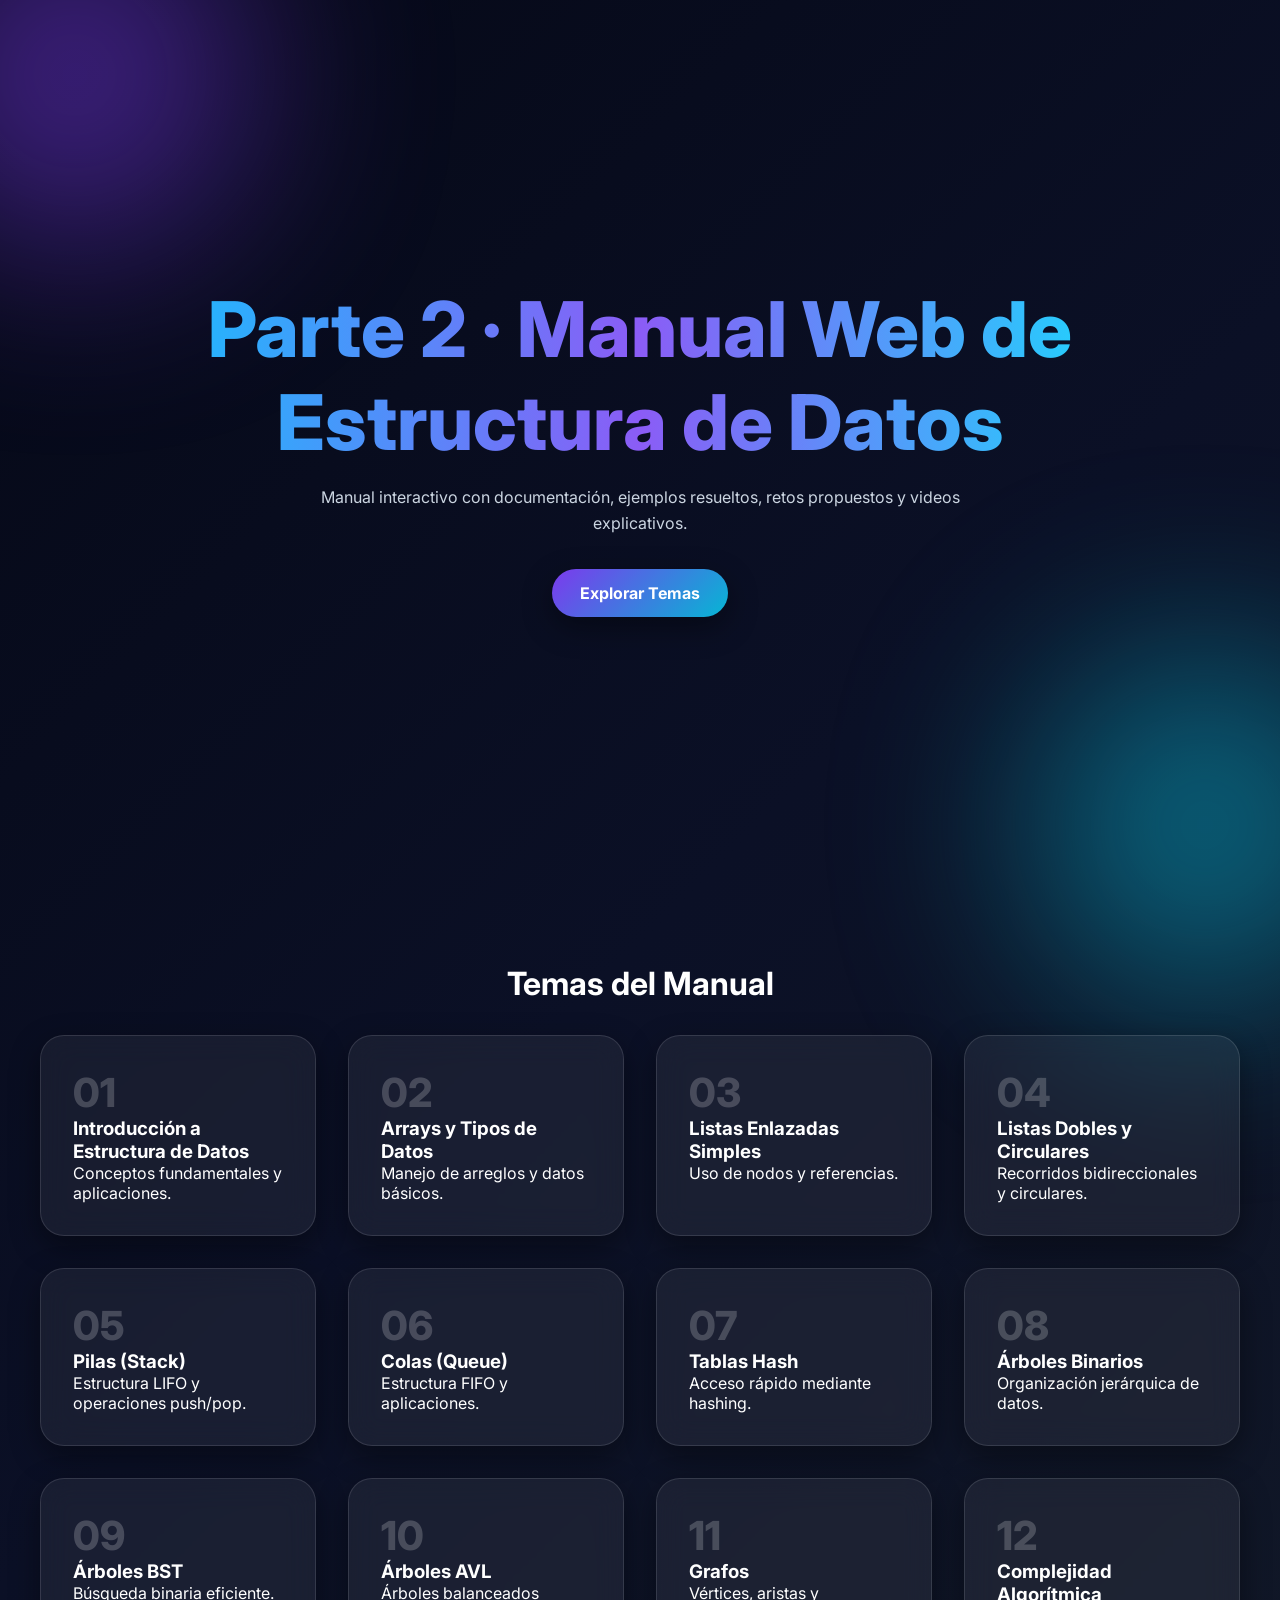
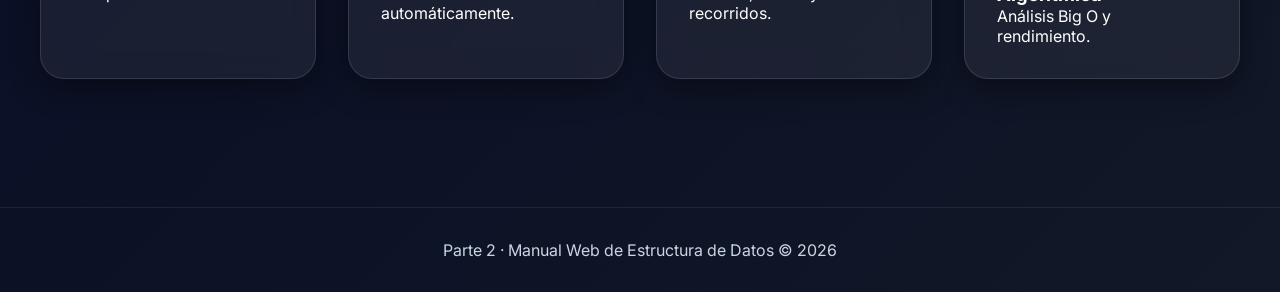
<file: parte-2-manual-estructura-datos/index.html>
<!DOCTYPE html>
<html lang="es">

<head>
    <meta charset="UTF-8" />
    <meta name="viewport" content="width=device-width, initial-scale=1.0" />

    <title>Parte 2 · Manual Web de Estructura de Datos</title>

    <meta name="description" content="Manual interactivo de Estructura de Datos con ejemplos, retos y videos.">

    <link rel="preconnect" href="https://fonts.googleapis.com">
    <link rel="preconnect" href="https://fonts.gstatic.com" crossorigin>

    <link href="https://fonts.googleapis.com/css2?family=Inter:wght@400;500;600;700;800&display=swap" rel="stylesheet">

    <link rel="stylesheet" href="css/styles.css">
</head>

<body>

    <div class="background-blur blur-1"></div>
    <div class="background-blur blur-2"></div>

    <header class="hero">

        <h1>Parte 2 · Manual Web de Estructura de Datos</h1>

        <p>
            Manual interactivo con documentación, ejemplos resueltos, retos propuestos y videos explicativos.
        </p>

        <a href="#temas" class="btn-primary">Explorar Temas</a>

    </header>

    <main class="container" id="temas">

        <section class="section">

            <h2>Temas del Manual</h2>

            <div class="topics-grid">

                <a href="temas/01-introduccion.html" class="topic-card">
                    <span>01</span>
                    <h3>Introducción a Estructura de Datos</h3>
                    <p>Conceptos fundamentales y aplicaciones.</p>
                </a>

                <a href="temas/02-arrays.html" class="topic-card">
                    <span>02</span>
                    <h3>Arrays y Tipos de Datos</h3>
                    <p>Manejo de arreglos y datos básicos.</p>
                </a>

                <a href="temas/03-listas-simples.html" class="topic-card">
                    <span>03</span>
                    <h3>Listas Enlazadas Simples</h3>
                    <p>Uso de nodos y referencias.</p>
                </a>

                <a href="temas/04-listas-dobles-circulares.html" class="topic-card">
                    <span>04</span>
                    <h3>Listas Dobles y Circulares</h3>
                    <p>Recorridos bidireccionales y circulares.</p>
                </a>

                <a href="temas/05-pilas.html" class="topic-card">
                    <span>05</span>
                    <h3>Pilas (Stack)</h3>
                    <p>Estructura LIFO y operaciones push/pop.</p>
                </a>

                <a href="temas/06-colas.html" class="topic-card">
                    <span>06</span>
                    <h3>Colas (Queue)</h3>
                    <p>Estructura FIFO y aplicaciones.</p>
                </a>

                <a href="temas/07.tablas-hash.html" class="topic-card">
                    <span>07</span>
                    <h3>Tablas Hash</h3>
                    <p>Acceso rápido mediante hashing.</p>
                </a>

                <a href="temas/08-arboles-binarios.html" class="topic-card">
                    <span>08</span>
                    <h3>Árboles Binarios</h3>
                    <p>Organización jerárquica de datos.</p>
                </a>

                <a href="temas/09-bst.html" class="topic-card">
                    <span>09</span>
                    <h3>Árboles BST</h3>
                    <p>Búsqueda binaria eficiente.</p>
                </a>

                <a href="temas/10-avl.html" class="topic-card">
                    <span>10</span>
                    <h3>Árboles AVL</h3>
                    <p>Árboles balanceados automáticamente.</p>
                </a>

                <a href="temas/11-grafos.html" class="topic-card">
                    <span>11</span>
                    <h3>Grafos</h3>
                    <p>Vértices, aristas y recorridos.</p>
                </a>

                <a href="temas/12-complejidad.html" class="topic-card">
                    <span>12</span>
                    <h3>Complejidad Algorítmica</h3>
                    <p>Análisis Big O y rendimiento.</p>
                </a>

            </div>

        </section>

    </main>

    <footer class="footer">
        <p>Parte 2 · Manual Web de Estructura de Datos © 2026</p>
    </footer>

</body>

</html>
</file>
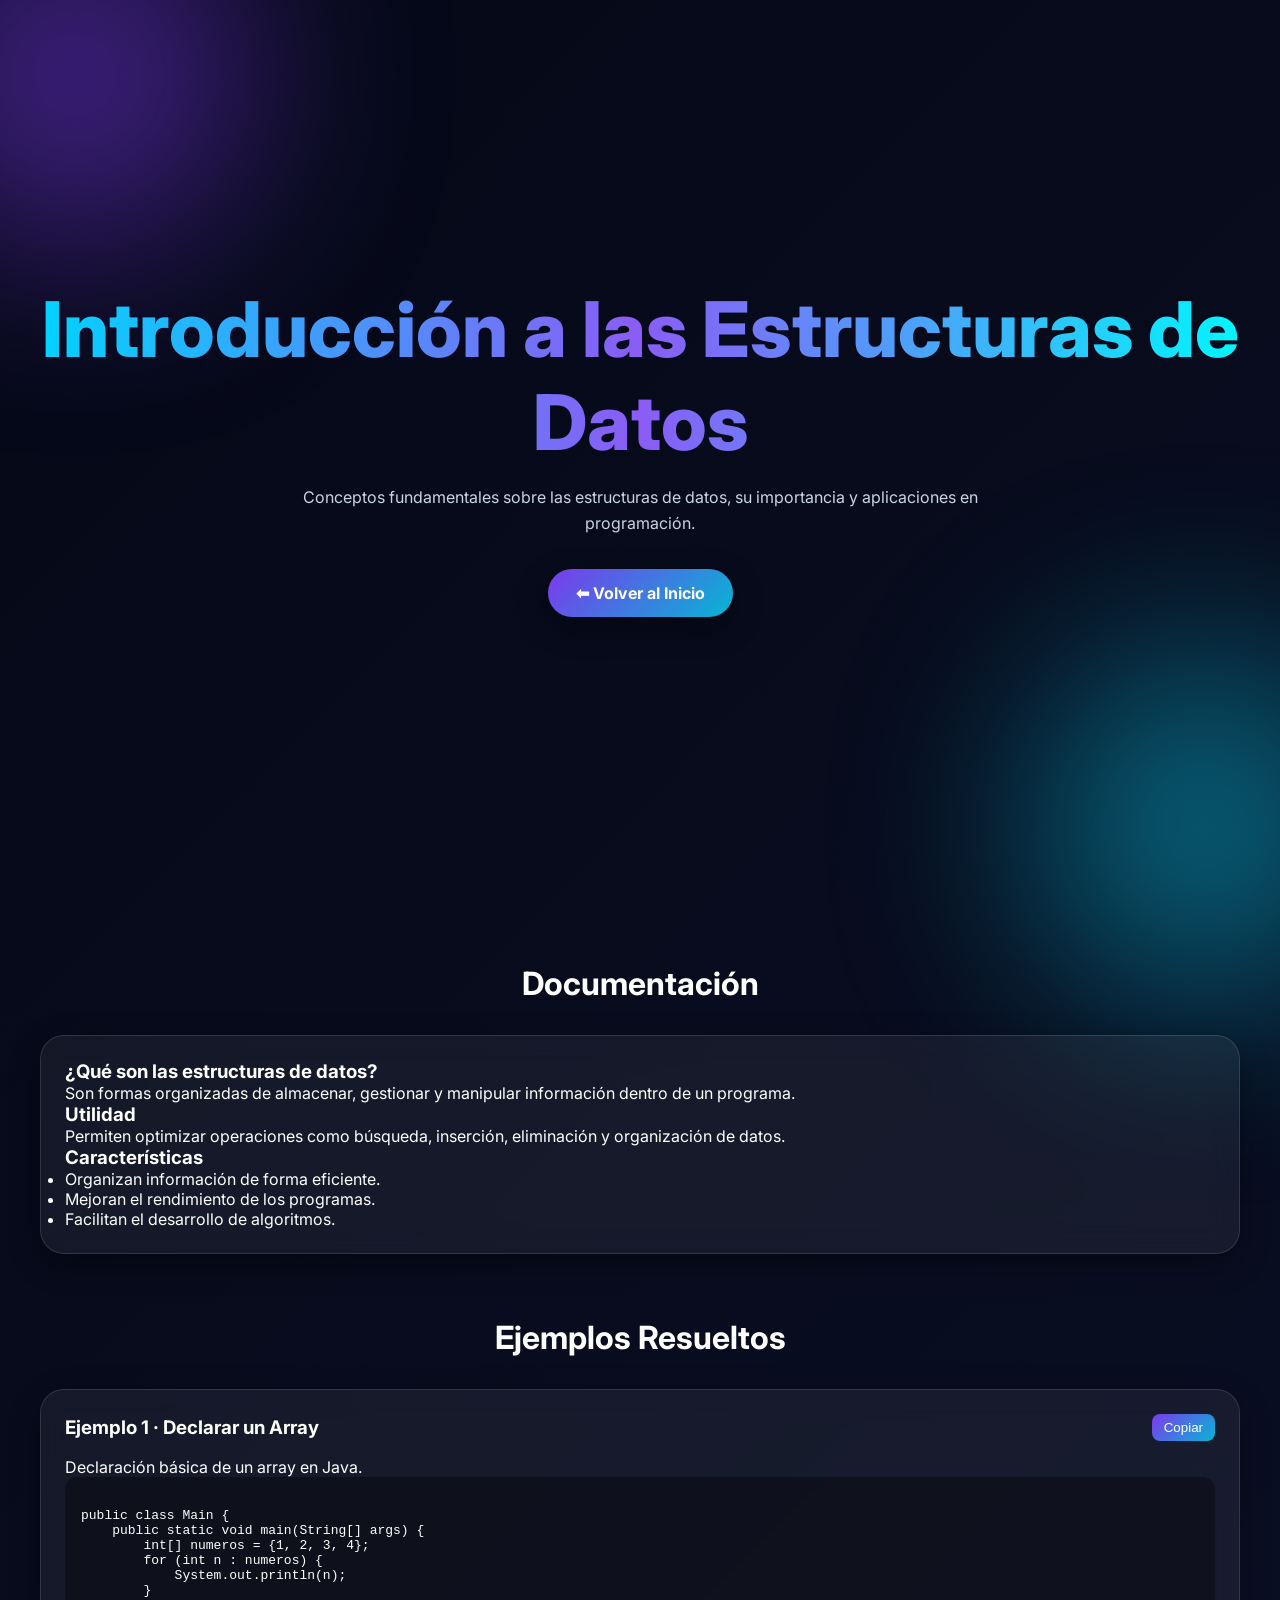
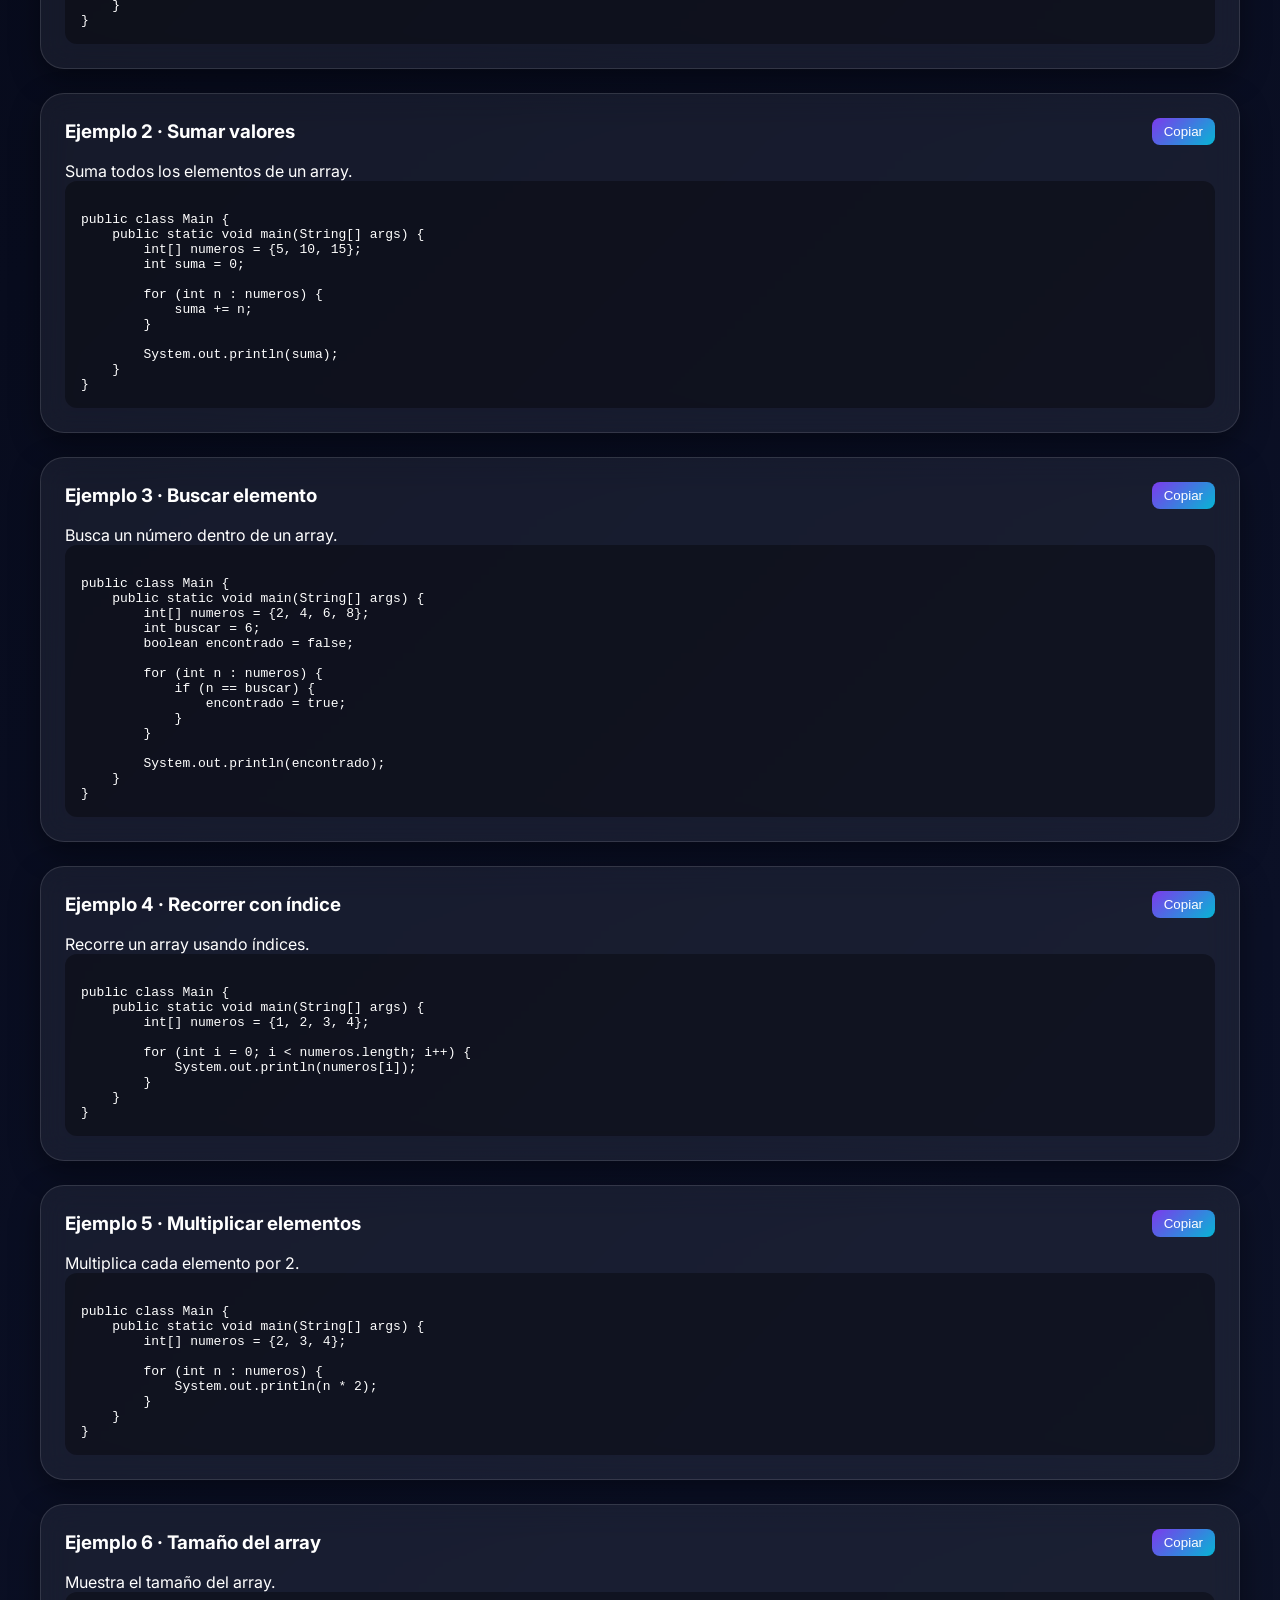
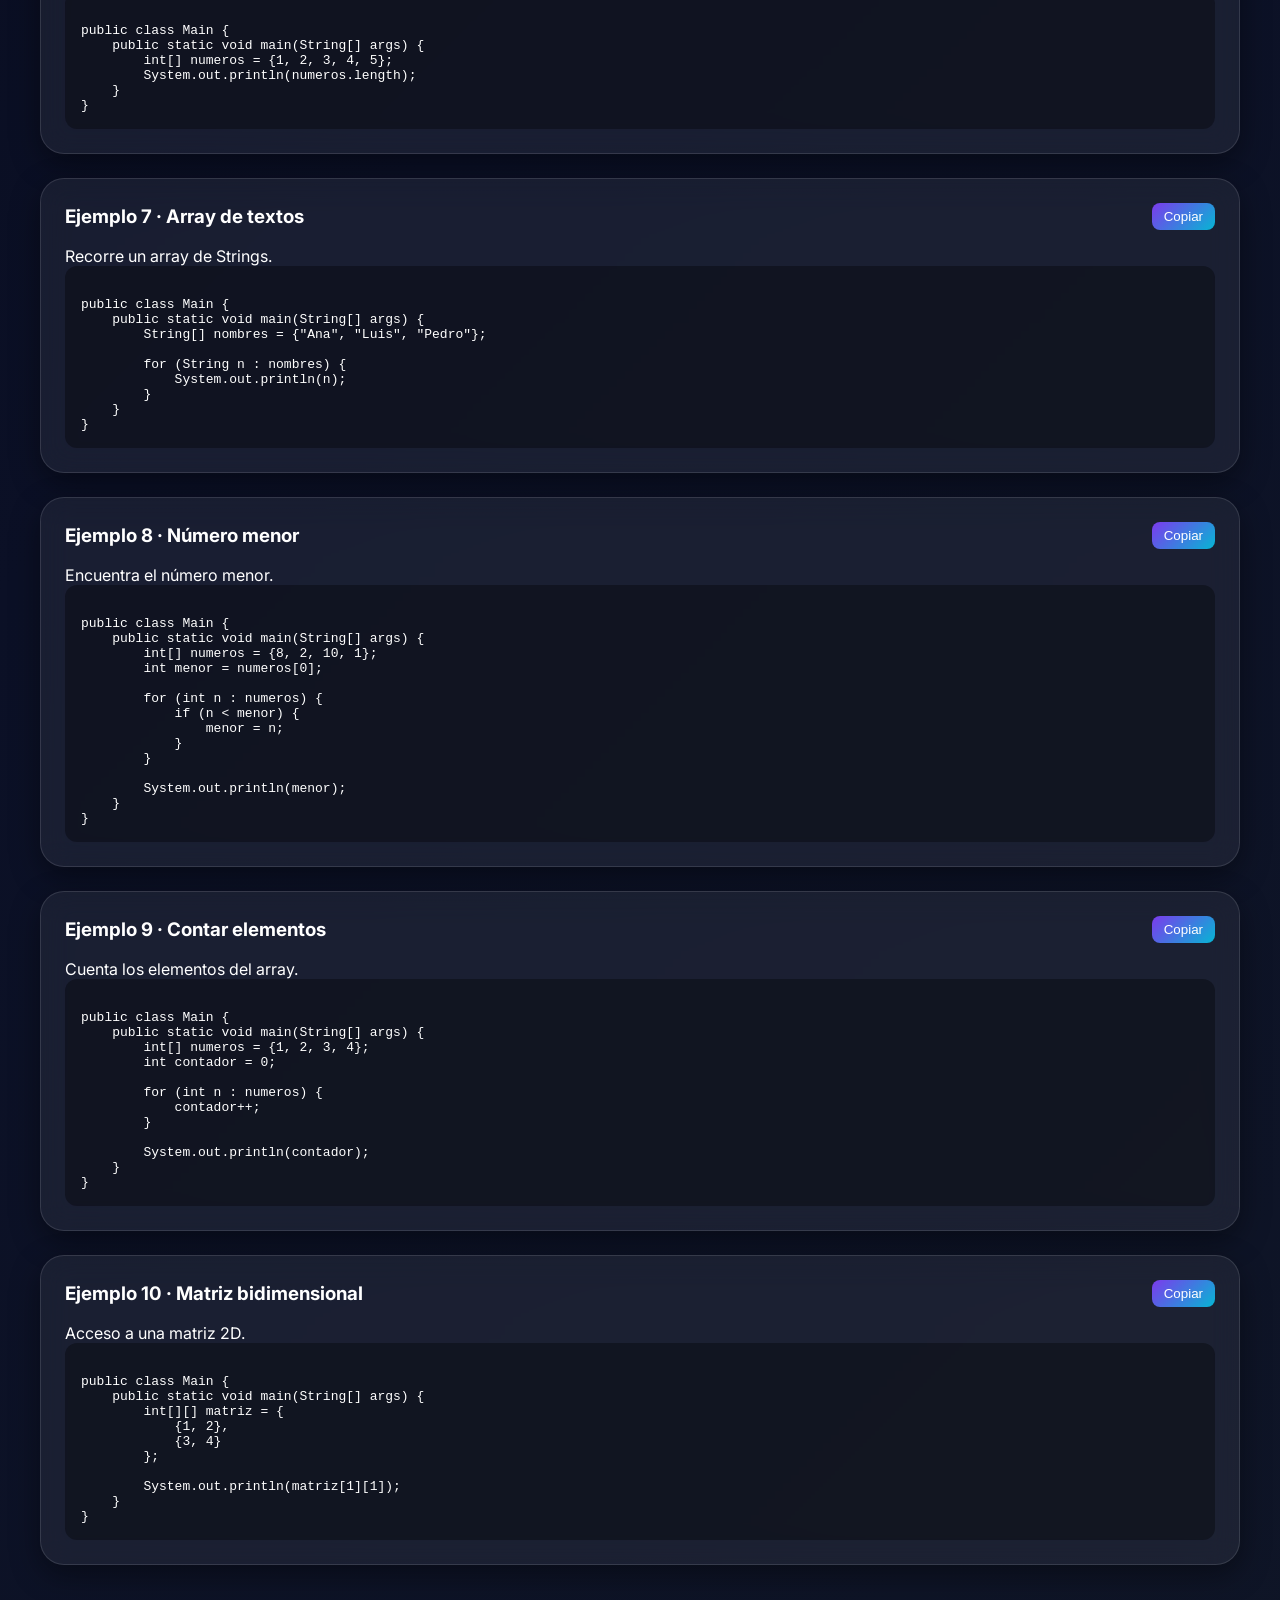
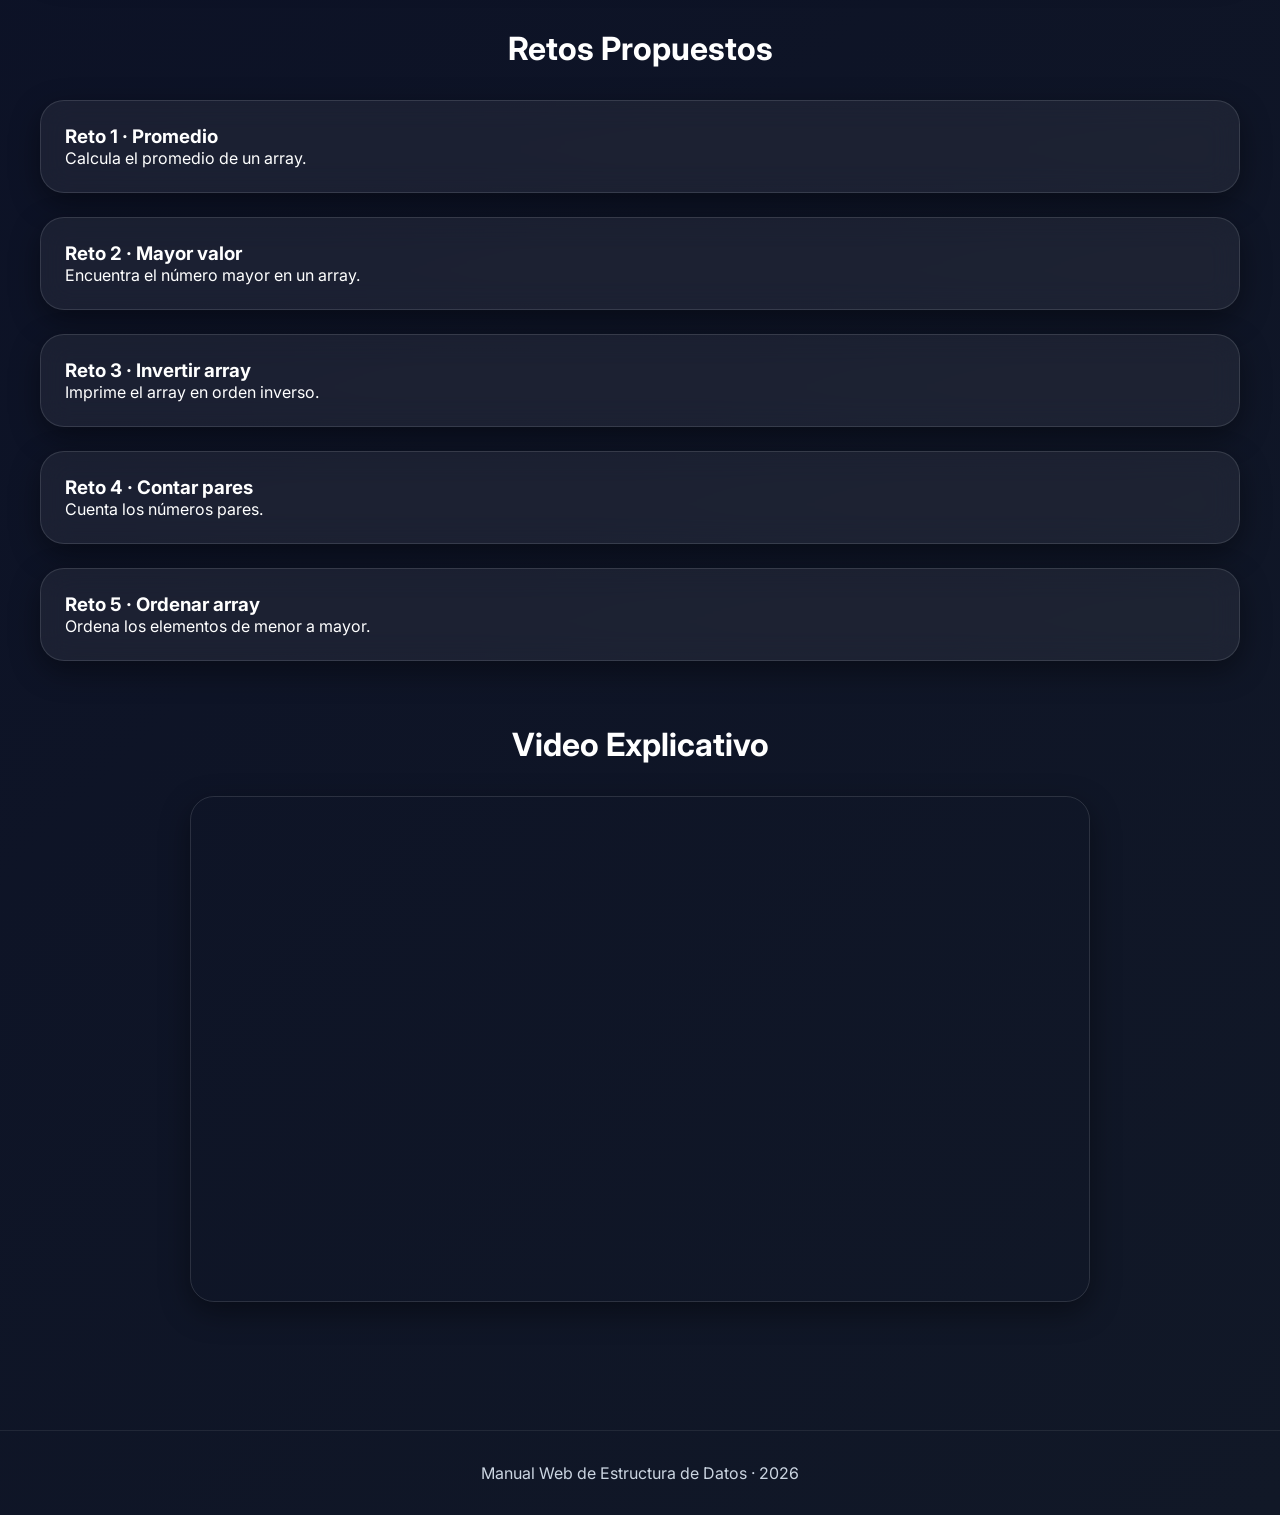
<file: parte-2-manual-estructura-datos/temas/01-introduccion.html>
<!DOCTYPE html>
<html lang="es">

<head>
<meta charset="UTF-8">
<meta name="viewport" content="width=device-width, initial-scale=1.0">

<meta name="description" content="Introducción a las Estructuras de Datos: conceptos fundamentales, importancia y aplicaciones en programación.">

<title>Introducción · Manual Web</title>

<link rel="preconnect" href="https://fonts.googleapis.com">
<link rel="preconnect" href="https://fonts.gstatic.com" crossorigin>

<link href="https://fonts.googleapis.com/css2?family=Inter:wght@400;600;700;800&display=swap" rel="stylesheet">

<link rel="stylesheet" href="../css/styles.css">
</head>

<body>

<div class="background-blur blur-1"></div>
<div class="background-blur blur-2"></div>

<header class="hero small-hero">

<h1>Introducción a las Estructuras de Datos</h1>

<p>Conceptos fundamentales sobre las estructuras de datos, su importancia y aplicaciones en programación.</p>

<a href="../index.html" class="btn-primary">⬅ Volver al Inicio</a>

</header>

<main class="container">

<section class="section">
<h2>Documentación</h2>

<div class="glass-box">

<h3>¿Qué son las estructuras de datos?</h3>
<p>Son formas organizadas de almacenar, gestionar y manipular información dentro de un programa.</p>

<h3>Utilidad</h3>
<p>Permiten optimizar operaciones como búsqueda, inserción, eliminación y organización de datos.</p>

<h3>Características</h3>
<ul>
<li>Organizan información de forma eficiente.</li>
<li>Mejoran el rendimiento de los programas.</li>
<li>Facilitan el desarrollo de algoritmos.</li>
</ul>

</div>
</section>

<section class="section">
<h2>Ejemplos Resueltos</h2>

<div class="example-card">
<div class="example-header">
<h3>Ejemplo 1 · Declarar un Array</h3>
<button onclick="copyCode(this)">Copiar</button>
</div>
<p>Declaración básica de un array en Java.</p>
<pre><code>
public class Main {
    public static void main(String[] args) {
        int[] numeros = {1, 2, 3, 4};
        for (int n : numeros) {
            System.out.println(n);
        }
    }
}
</code></pre>
</div>

<div class="example-card">
<div class="example-header">
<h3>Ejemplo 2 · Sumar valores</h3>
<button onclick="copyCode(this)">Copiar</button>
</div>
<p>Suma todos los elementos de un array.</p>
<pre><code>
public class Main {
    public static void main(String[] args) {
        int[] numeros = {5, 10, 15};
        int suma = 0;

        for (int n : numeros) {
            suma += n;
        }

        System.out.println(suma);
    }
}
</code></pre>
</div>

<div class="example-card">
<div class="example-header">
<h3>Ejemplo 3 · Buscar elemento</h3>
<button onclick="copyCode(this)">Copiar</button>
</div>
<p>Busca un número dentro de un array.</p>
<pre><code>
public class Main {
    public static void main(String[] args) {
        int[] numeros = {2, 4, 6, 8};
        int buscar = 6;
        boolean encontrado = false;

        for (int n : numeros) {
            if (n == buscar) {
                encontrado = true;
            }
        }

        System.out.println(encontrado);
    }
}
</code></pre>
</div>

<div class="example-card">
<div class="example-header">
<h3>Ejemplo 4 · Recorrer con índice</h3>
<button onclick="copyCode(this)">Copiar</button>
</div>
<p>Recorre un array usando índices.</p>
<pre><code>
public class Main {
    public static void main(String[] args) {
        int[] numeros = {1, 2, 3, 4};

        for (int i = 0; i < numeros.length; i++) {
            System.out.println(numeros[i]);
        }
    }
}
</code></pre>
</div>

<div class="example-card">
<div class="example-header">
<h3>Ejemplo 5 · Multiplicar elementos</h3>
<button onclick="copyCode(this)">Copiar</button>
</div>
<p>Multiplica cada elemento por 2.</p>
<pre><code>
public class Main {
    public static void main(String[] args) {
        int[] numeros = {2, 3, 4};

        for (int n : numeros) {
            System.out.println(n * 2);
        }
    }
}
</code></pre>
</div>

<div class="example-card">
<div class="example-header">
<h3>Ejemplo 6 · Tamaño del array</h3>
<button onclick="copyCode(this)">Copiar</button>
</div>
<p>Muestra el tamaño del array.</p>
<pre><code>
public class Main {
    public static void main(String[] args) {
        int[] numeros = {1, 2, 3, 4, 5};
        System.out.println(numeros.length);
    }
}
</code></pre>
</div>

<div class="example-card">
<div class="example-header">
<h3>Ejemplo 7 · Array de textos</h3>
<button onclick="copyCode(this)">Copiar</button>
</div>
<p>Recorre un array de Strings.</p>
<pre><code>
public class Main {
    public static void main(String[] args) {
        String[] nombres = {"Ana", "Luis", "Pedro"};

        for (String n : nombres) {
            System.out.println(n);
        }
    }
}
</code></pre>
</div>

<div class="example-card">
<div class="example-header">
<h3>Ejemplo 8 · Número menor</h3>
<button onclick="copyCode(this)">Copiar</button>
</div>
<p>Encuentra el número menor.</p>
<pre><code>
public class Main {
    public static void main(String[] args) {
        int[] numeros = {8, 2, 10, 1};
        int menor = numeros[0];

        for (int n : numeros) {
            if (n < menor) {
                menor = n;
            }
        }

        System.out.println(menor);
    }
}
</code></pre>
</div>

<div class="example-card">
<div class="example-header">
<h3>Ejemplo 9 · Contar elementos</h3>
<button onclick="copyCode(this)">Copiar</button>
</div>
<p>Cuenta los elementos del array.</p>
<pre><code>
public class Main {
    public static void main(String[] args) {
        int[] numeros = {1, 2, 3, 4};
        int contador = 0;

        for (int n : numeros) {
            contador++;
        }

        System.out.println(contador);
    }
}
</code></pre>
</div>

<div class="example-card">
<div class="example-header">
<h3>Ejemplo 10 · Matriz bidimensional</h3>
<button onclick="copyCode(this)">Copiar</button>
</div>
<p>Acceso a una matriz 2D.</p>
<pre><code>
public class Main {
    public static void main(String[] args) {
        int[][] matriz = {
            {1, 2},
            {3, 4}
        };

        System.out.println(matriz[1][1]);
    }
}
</code></pre>
</div>

</section>

<section class="section">
<h2>Retos Propuestos</h2>

<div class="challenge-card">
<h3>Reto 1 · Promedio</h3>
<p>Calcula el promedio de un array.</p>
</div>

<div class="challenge-card">
<h3>Reto 2 · Mayor valor</h3>
<p>Encuentra el número mayor en un array.</p>
</div>

<div class="challenge-card">
<h3>Reto 3 · Invertir array</h3>
<p>Imprime el array en orden inverso.</p>
</div>

<div class="challenge-card">
<h3>Reto 4 · Contar pares</h3>
<p>Cuenta los números pares.</p>
</div>

<div class="challenge-card">
<h3>Reto 5 · Ordenar array</h3>
<p>Ordena los elementos de menor a mayor.</p>
</div>

</section>

<section class="section">
<h2>Video Explicativo</h2>

<div class="video-container">
<iframe src="https://www.youtube.com/embed/GOl2P7ZuSHs"
title="Arrays en Java" allowfullscreen></iframe>
</div>

</section>

</main>

<footer class="footer">
<p>Manual Web de Estructura de Datos · 2026</p>
</footer>

<script src="../js/main.js"></script>

</body>
</html>
</file>
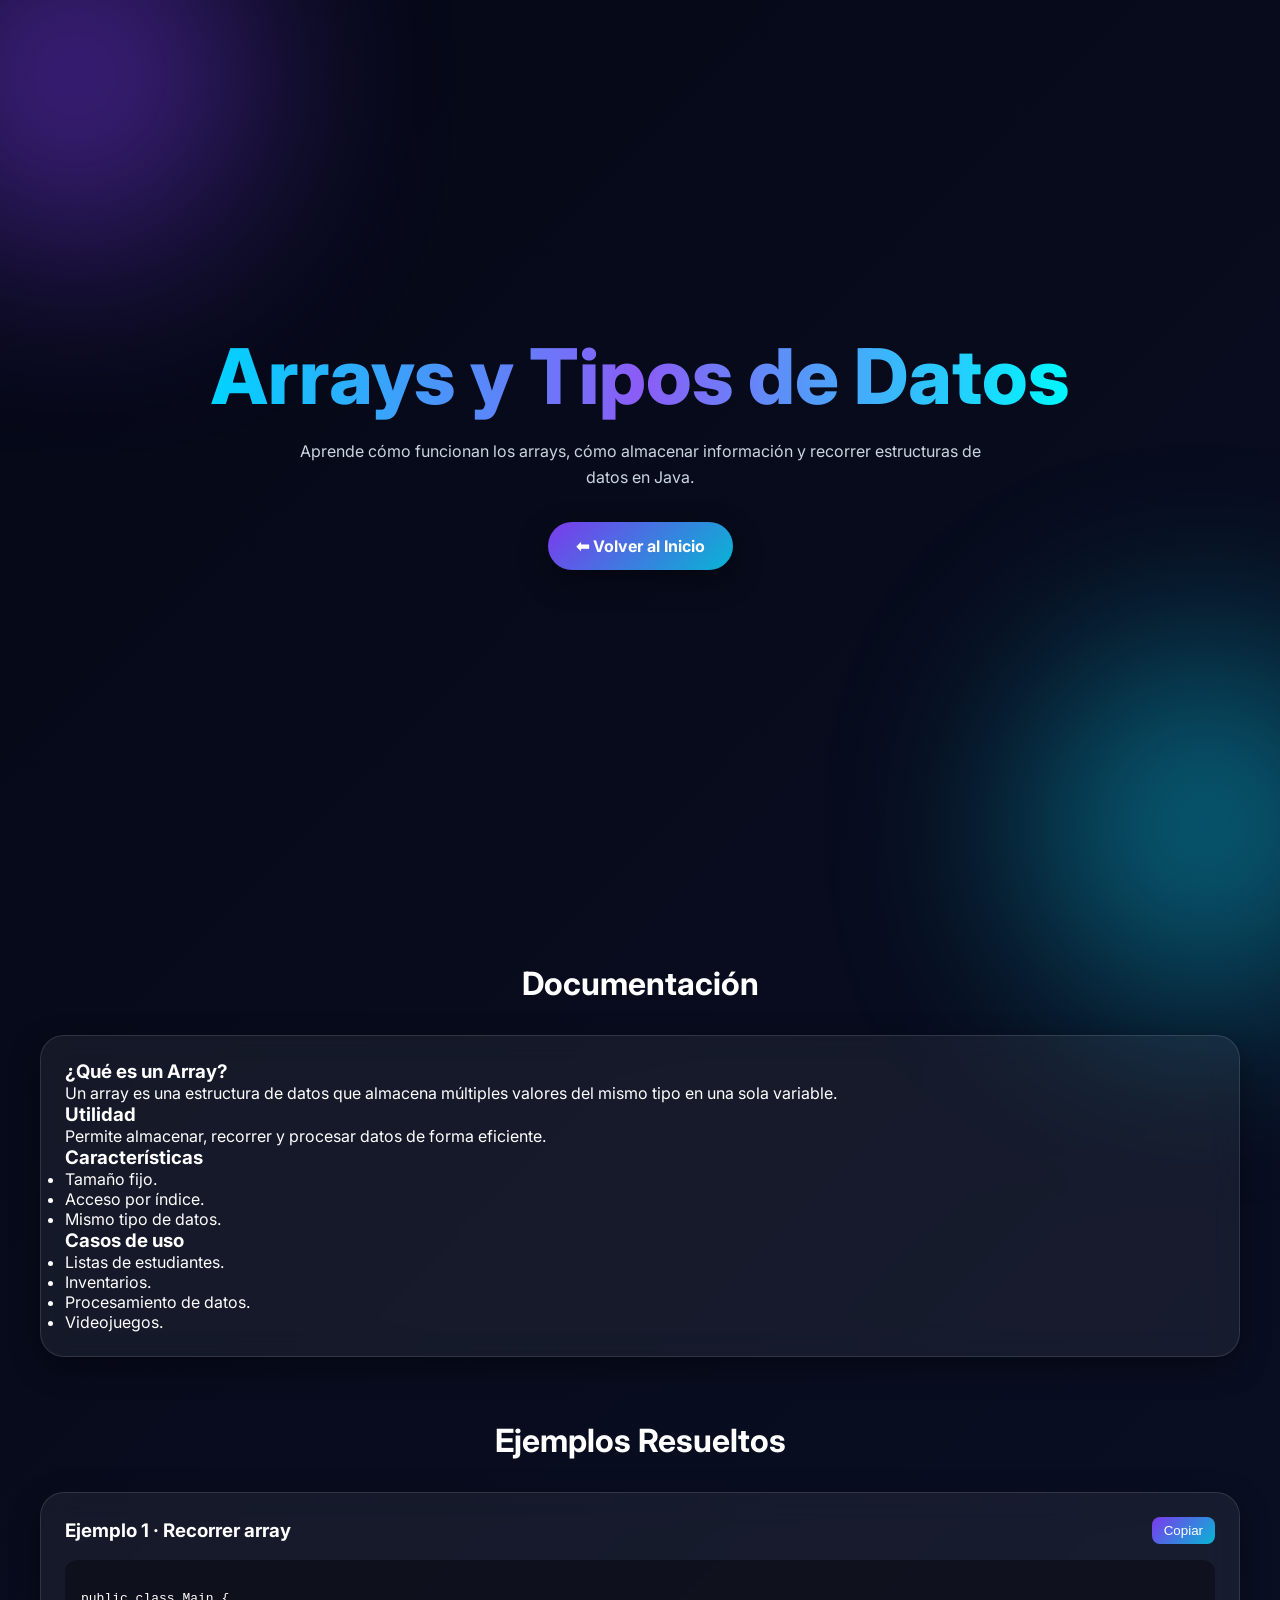
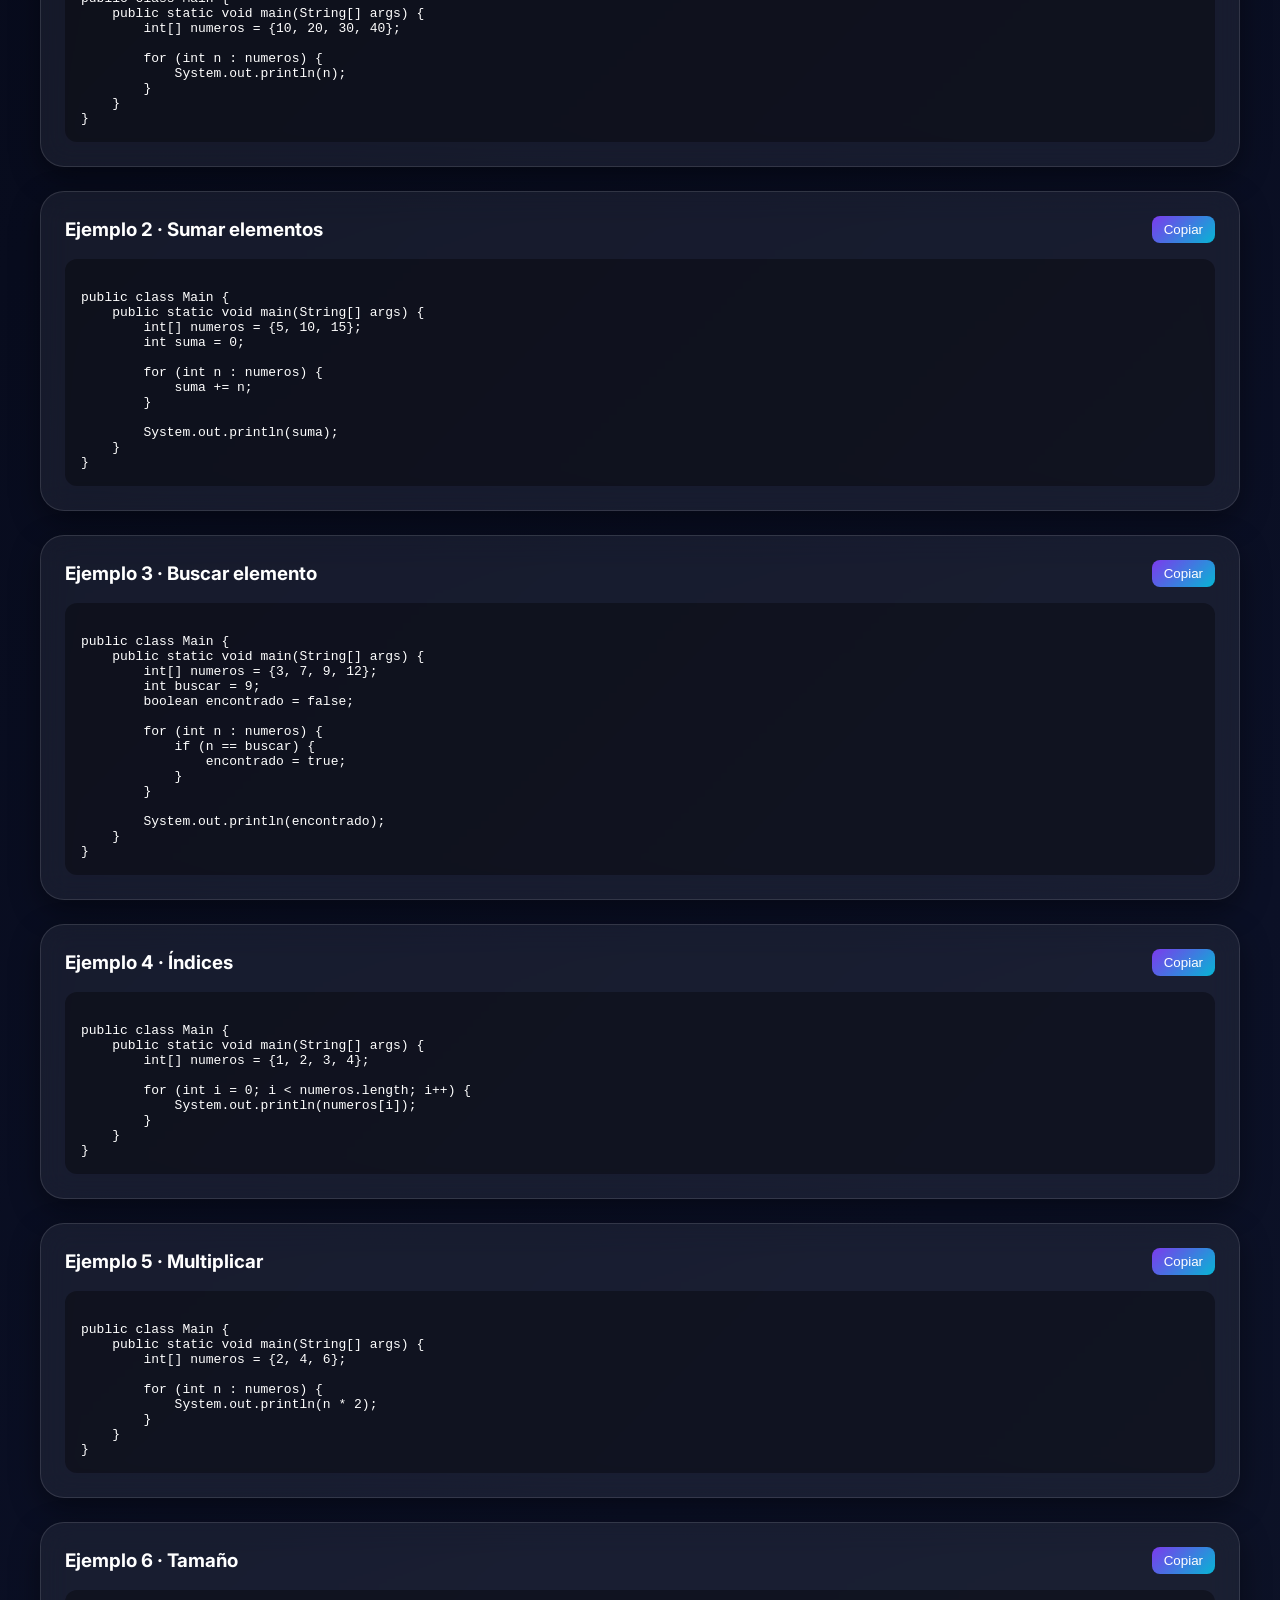
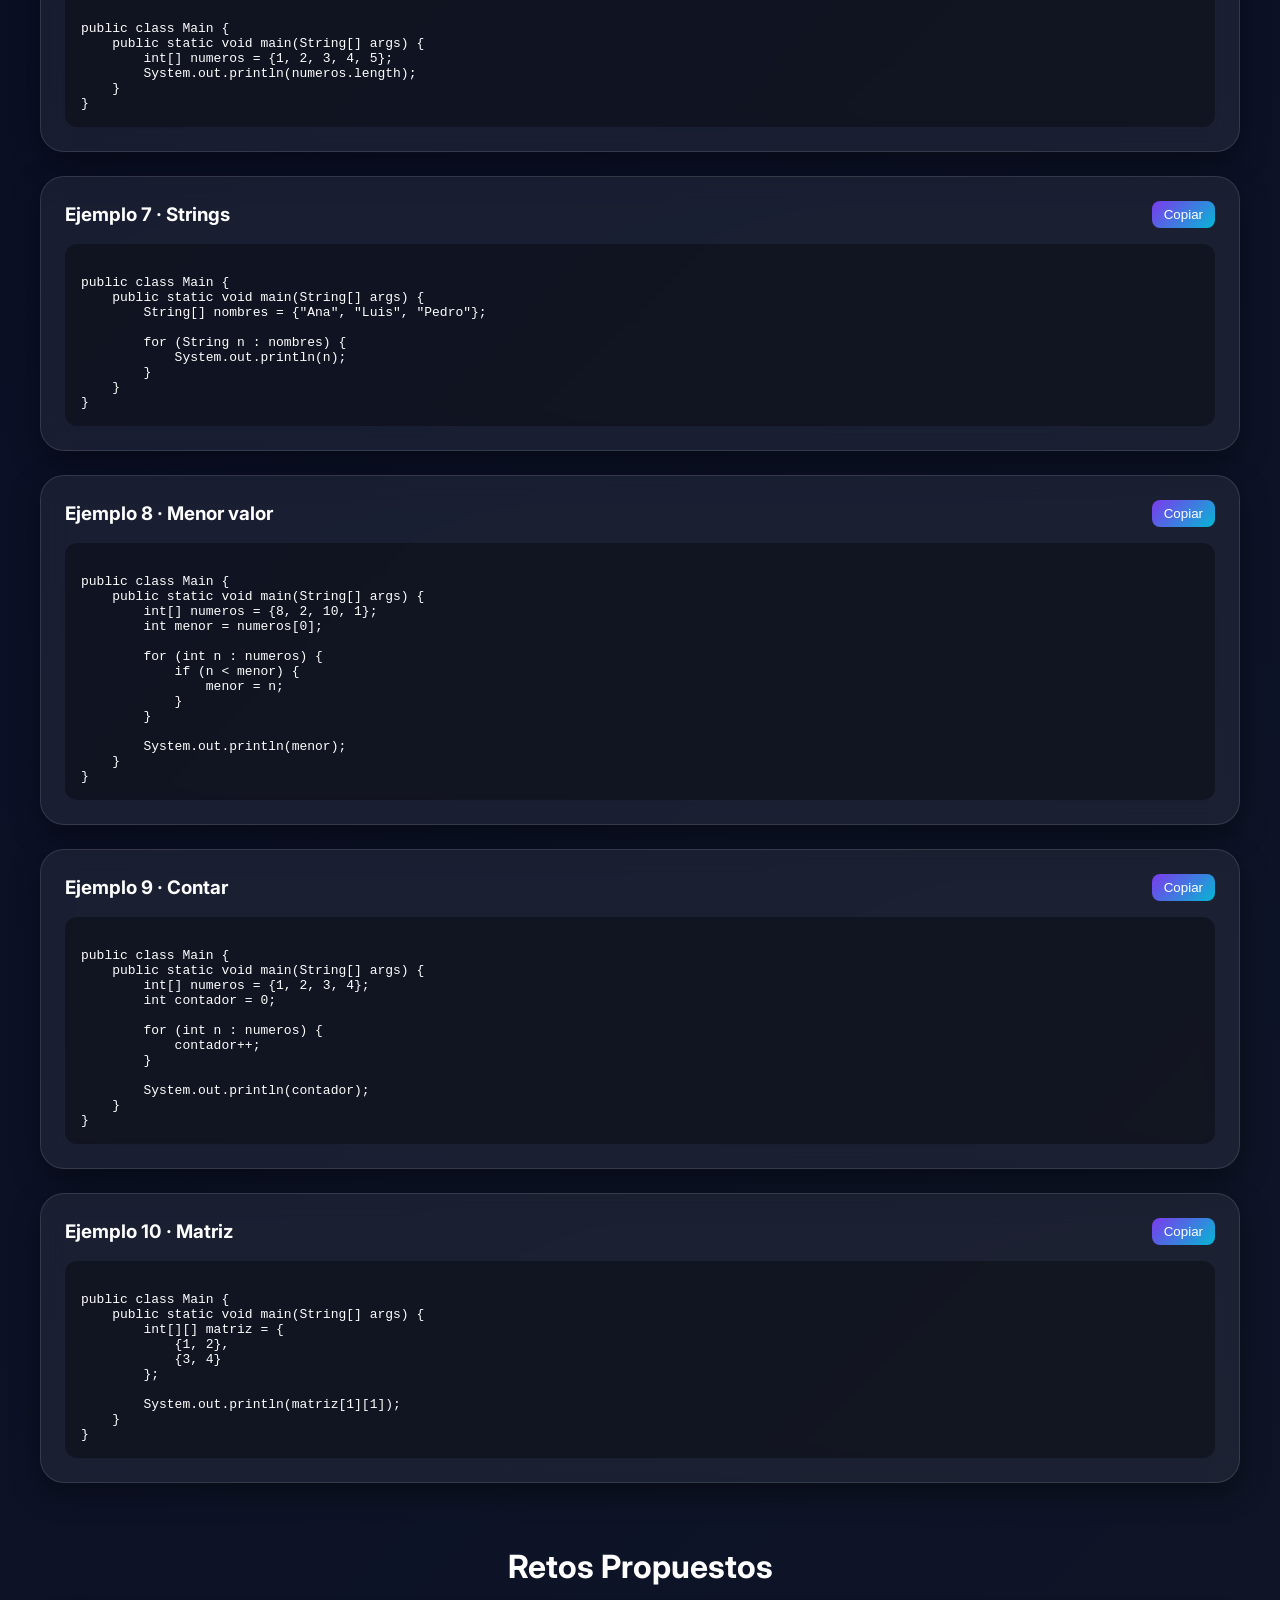
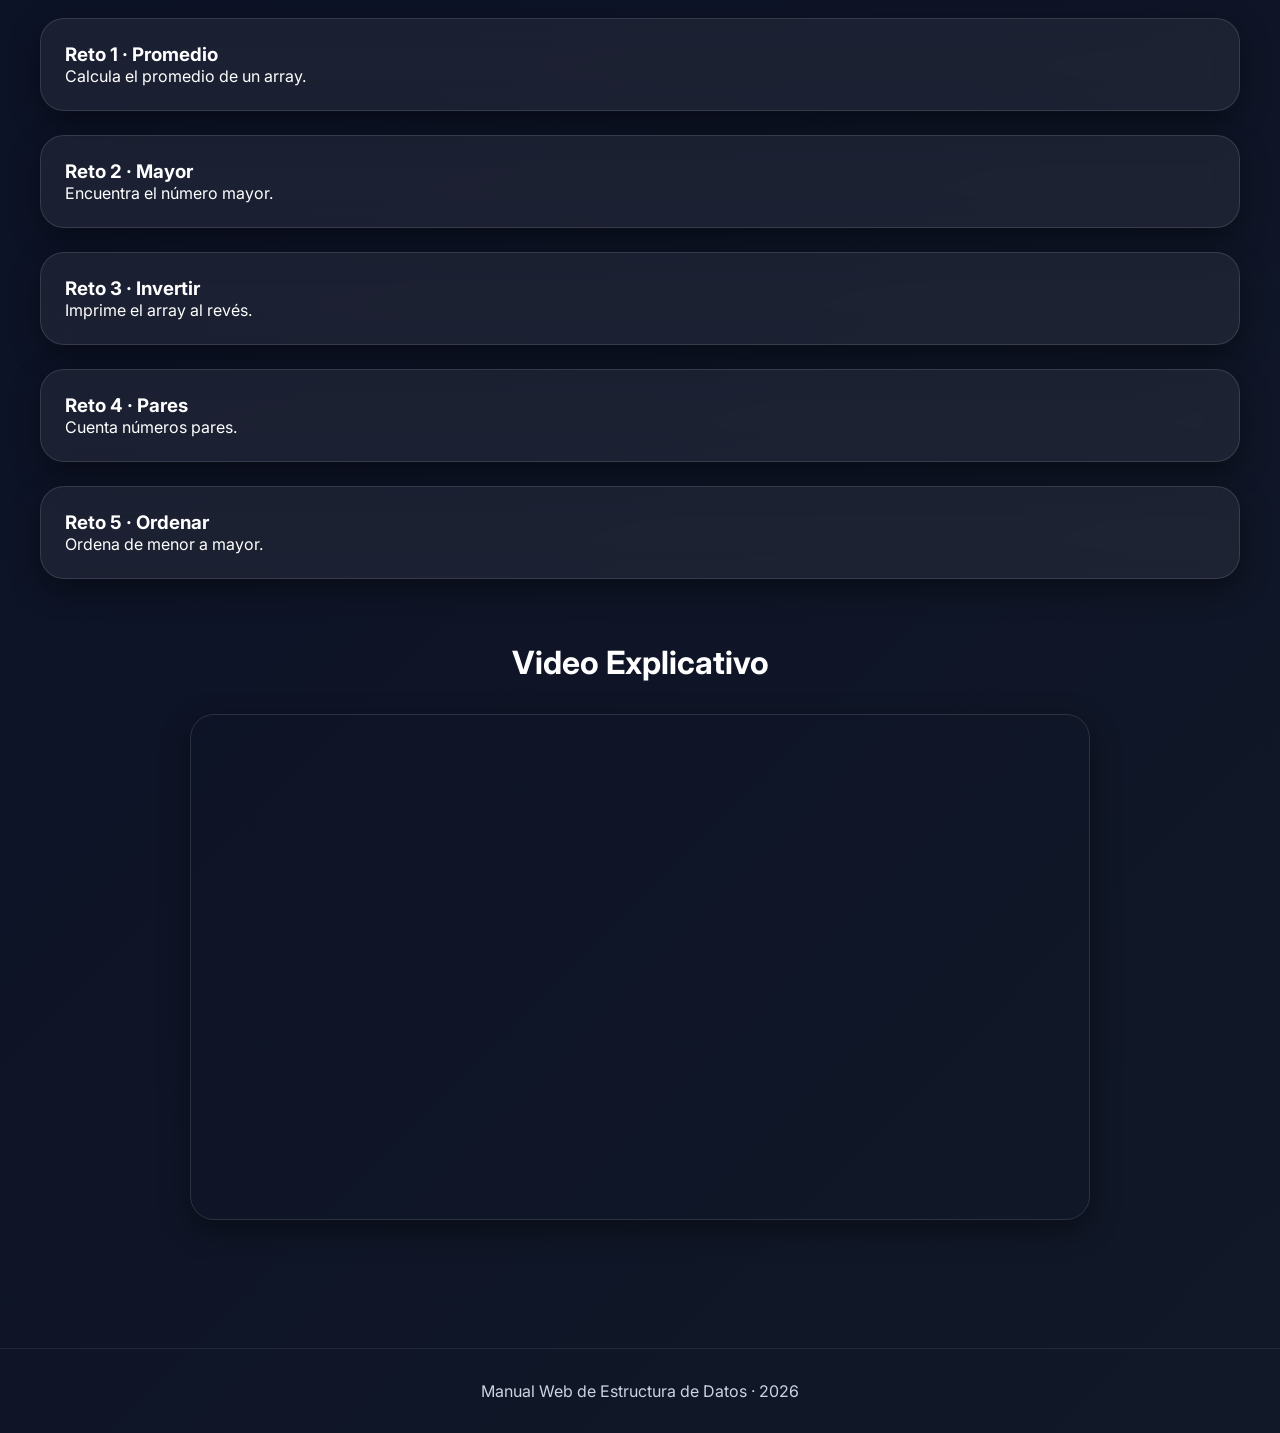
<file: parte-2-manual-estructura-datos/temas/02-arrays.html>
<!DOCTYPE html>
<html lang="es">

<head>
<meta charset="UTF-8">
<meta name="viewport" content="width=device-width, initial-scale=1.0">

<meta name="description" content="Arrays y Tipos de Datos en Java: aprende cómo funcionan los arrays, cómo almacenar información y recorrer estructuras de datos.">

<title>Arrays · Manual Web</title>

<link rel="preconnect" href="https://fonts.googleapis.com">
<link rel="preconnect" href="https://fonts.gstatic.com" crossorigin>

<link href="https://fonts.googleapis.com/css2?family=Inter:wght@400;600;700;800&display=swap" rel="stylesheet">

<link rel="stylesheet" href="../css/styles.css">
</head>

<body>

<div class="background-blur blur-1"></div>
<div class="background-blur blur-2"></div>

<header class="hero small-hero">

<h1>Arrays y Tipos de Datos</h1>

<p>
Aprende cómo funcionan los arrays, cómo almacenar información y recorrer estructuras de datos en Java.
</p>

<a href="../index.html" class="btn-primary">⬅ Volver al Inicio</a>

</header>

<main class="container">

<section class="section">
<h2>Documentación</h2>

<div class="glass-box">

<h3>¿Qué es un Array?</h3>
<p>Un array es una estructura de datos que almacena múltiples valores del mismo tipo en una sola variable.</p>

<h3>Utilidad</h3>
<p>Permite almacenar, recorrer y procesar datos de forma eficiente.</p>

<h3>Características</h3>
<ul>
<li>Tamaño fijo.</li>
<li>Acceso por índice.</li>
<li>Mismo tipo de datos.</li>
</ul>

<h3>Casos de uso</h3>
<ul>
<li>Listas de estudiantes.</li>
<li>Inventarios.</li>
<li>Procesamiento de datos.</li>
<li>Videojuegos.</li>
</ul>

</div>
</section>

<section class="section">
<h2>Ejemplos Resueltos</h2>

<div class="example-card">
<div class="example-header">
<h3>Ejemplo 1 · Recorrer array</h3>
<button onclick="copyCode(this)">Copiar</button>
</div>
<pre><code>
public class Main {
    public static void main(String[] args) {
        int[] numeros = {10, 20, 30, 40};

        for (int n : numeros) {
            System.out.println(n);
        }
    }
}
</code></pre>
</div>

<div class="example-card">
<div class="example-header">
<h3>Ejemplo 2 · Sumar elementos</h3>
<button onclick="copyCode(this)">Copiar</button>
</div>
<pre><code>
public class Main {
    public static void main(String[] args) {
        int[] numeros = {5, 10, 15};
        int suma = 0;

        for (int n : numeros) {
            suma += n;
        }

        System.out.println(suma);
    }
}
</code></pre>
</div>

<div class="example-card">
<div class="example-header">
<h3>Ejemplo 3 · Buscar elemento</h3>
<button onclick="copyCode(this)">Copiar</button>
</div>
<pre><code>
public class Main {
    public static void main(String[] args) {
        int[] numeros = {3, 7, 9, 12};
        int buscar = 9;
        boolean encontrado = false;

        for (int n : numeros) {
            if (n == buscar) {
                encontrado = true;
            }
        }

        System.out.println(encontrado);
    }
}
</code></pre>
</div>

<div class="example-card">
<div class="example-header">
<h3>Ejemplo 4 · Índices</h3>
<button onclick="copyCode(this)">Copiar</button>
</div>
<pre><code>
public class Main {
    public static void main(String[] args) {
        int[] numeros = {1, 2, 3, 4};

        for (int i = 0; i < numeros.length; i++) {
            System.out.println(numeros[i]);
        }
    }
}
</code></pre>
</div>

<div class="example-card">
<div class="example-header">
<h3>Ejemplo 5 · Multiplicar</h3>
<button onclick="copyCode(this)">Copiar</button>
</div>
<pre><code>
public class Main {
    public static void main(String[] args) {
        int[] numeros = {2, 4, 6};

        for (int n : numeros) {
            System.out.println(n * 2);
        }
    }
}
</code></pre>
</div>

<div class="example-card">
<div class="example-header">
<h3>Ejemplo 6 · Tamaño</h3>
<button onclick="copyCode(this)">Copiar</button>
</div>
<pre><code>
public class Main {
    public static void main(String[] args) {
        int[] numeros = {1, 2, 3, 4, 5};
        System.out.println(numeros.length);
    }
}
</code></pre>
</div>

<div class="example-card">
<div class="example-header">
<h3>Ejemplo 7 · Strings</h3>
<button onclick="copyCode(this)">Copiar</button>
</div>
<pre><code>
public class Main {
    public static void main(String[] args) {
        String[] nombres = {"Ana", "Luis", "Pedro"};

        for (String n : nombres) {
            System.out.println(n);
        }
    }
}
</code></pre>
</div>

<div class="example-card">
<div class="example-header">
<h3>Ejemplo 8 · Menor valor</h3>
<button onclick="copyCode(this)">Copiar</button>
</div>
<pre><code>
public class Main {
    public static void main(String[] args) {
        int[] numeros = {8, 2, 10, 1};
        int menor = numeros[0];

        for (int n : numeros) {
            if (n < menor) {
                menor = n;
            }
        }

        System.out.println(menor);
    }
}
</code></pre>
</div>

<div class="example-card">
<div class="example-header">
<h3>Ejemplo 9 · Contar</h3>
<button onclick="copyCode(this)">Copiar</button>
</div>
<pre><code>
public class Main {
    public static void main(String[] args) {
        int[] numeros = {1, 2, 3, 4};
        int contador = 0;

        for (int n : numeros) {
            contador++;
        }

        System.out.println(contador);
    }
}
</code></pre>
</div>

<div class="example-card">
<div class="example-header">
<h3>Ejemplo 10 · Matriz</h3>
<button onclick="copyCode(this)">Copiar</button>
</div>
<pre><code>
public class Main {
    public static void main(String[] args) {
        int[][] matriz = {
            {1, 2},
            {3, 4}
        };

        System.out.println(matriz[1][1]);
    }
}
</code></pre>
</div>

</section>

<section class="section">
<h2>Retos Propuestos</h2>

<div class="challenge-card"><h3>Reto 1 · Promedio</h3><p>Calcula el promedio de un array.</p></div>
<div class="challenge-card"><h3>Reto 2 · Mayor</h3><p>Encuentra el número mayor.</p></div>
<div class="challenge-card"><h3>Reto 3 · Invertir</h3><p>Imprime el array al revés.</p></div>
<div class="challenge-card"><h3>Reto 4 · Pares</h3><p>Cuenta números pares.</p></div>
<div class="challenge-card"><h3>Reto 5 · Ordenar</h3><p>Ordena de menor a mayor.</p></div>

</section>

<section class="section">
<h2>Video Explicativo</h2>

<div class="video-container">
<iframe
src="https://www.youtube.com/embed/42ujcVokkBg"
title="Arrays en Java"
allowfullscreen>
</iframe>
</div>

</section>

</main>

<footer class="footer">
<p>Manual Web de Estructura de Datos · 2026</p>
</footer>

<script src="../js/main.js"></script>

</body>
</html>
</file>
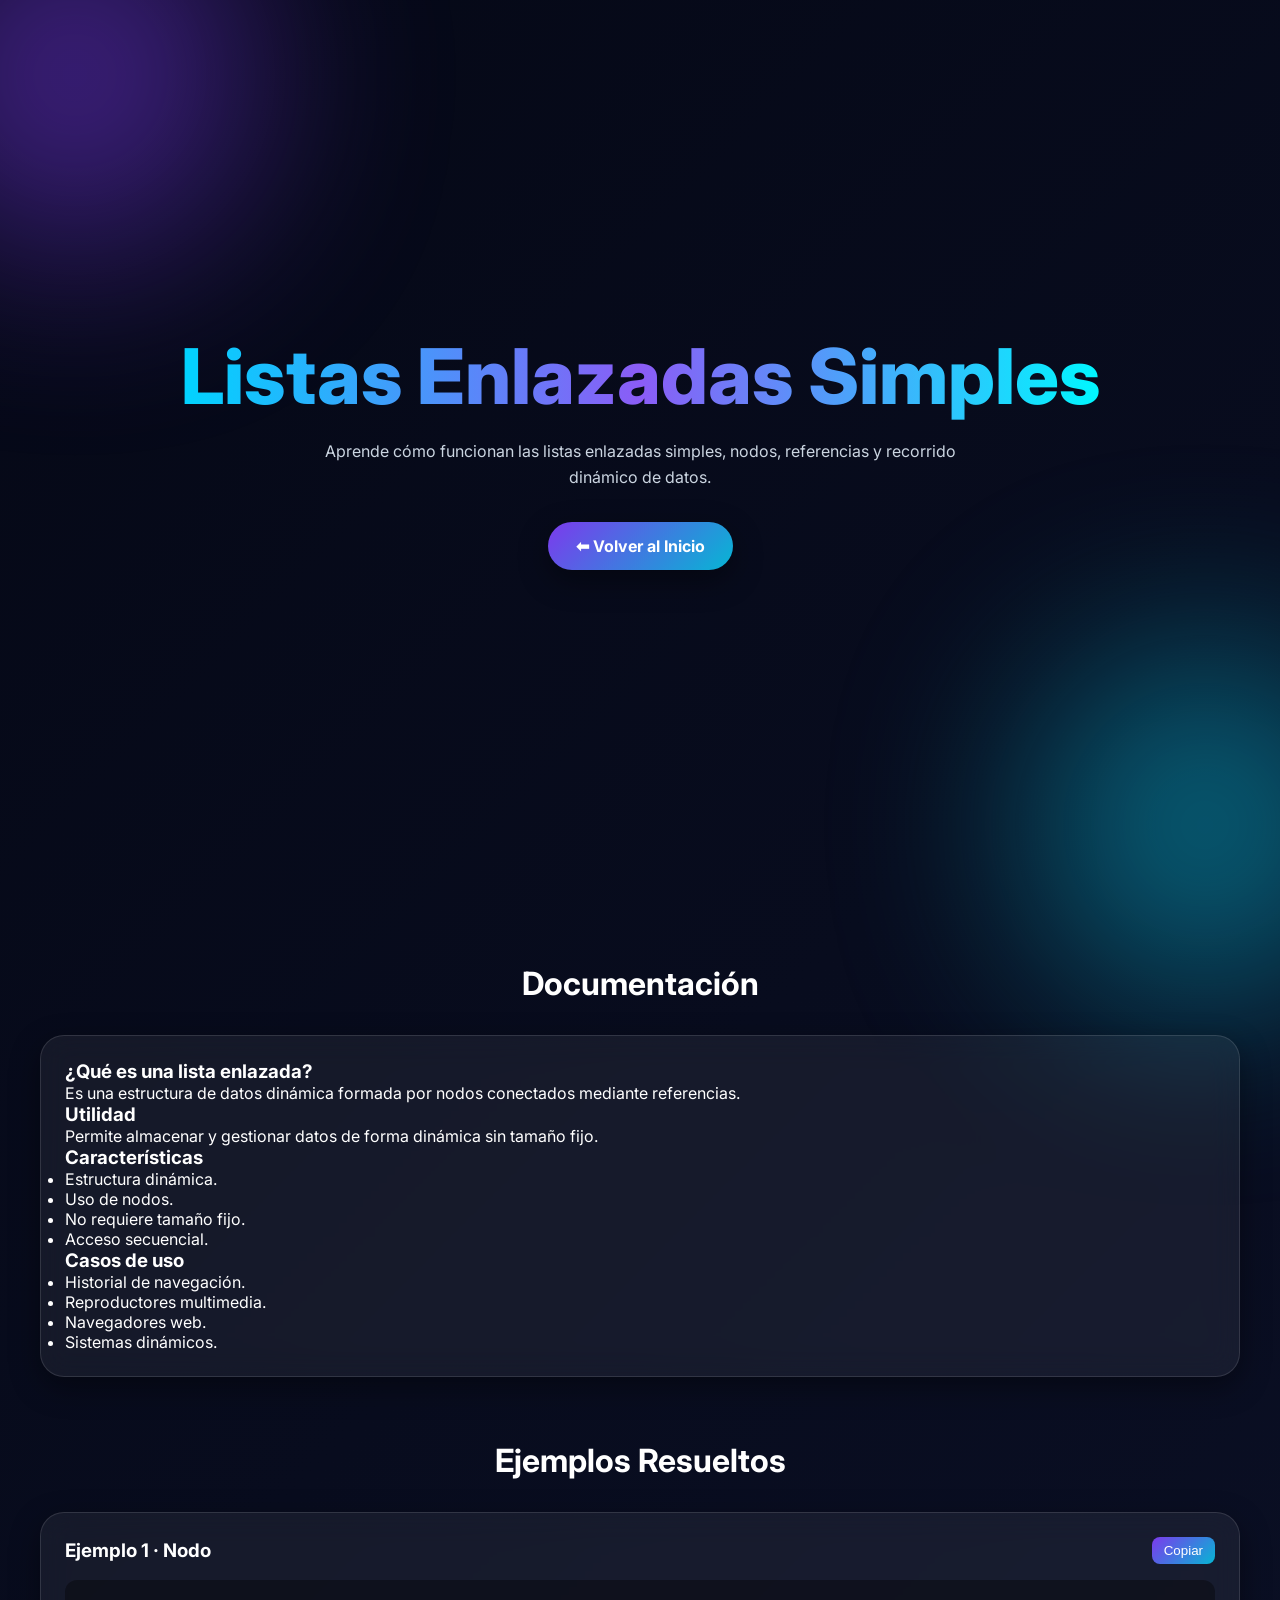
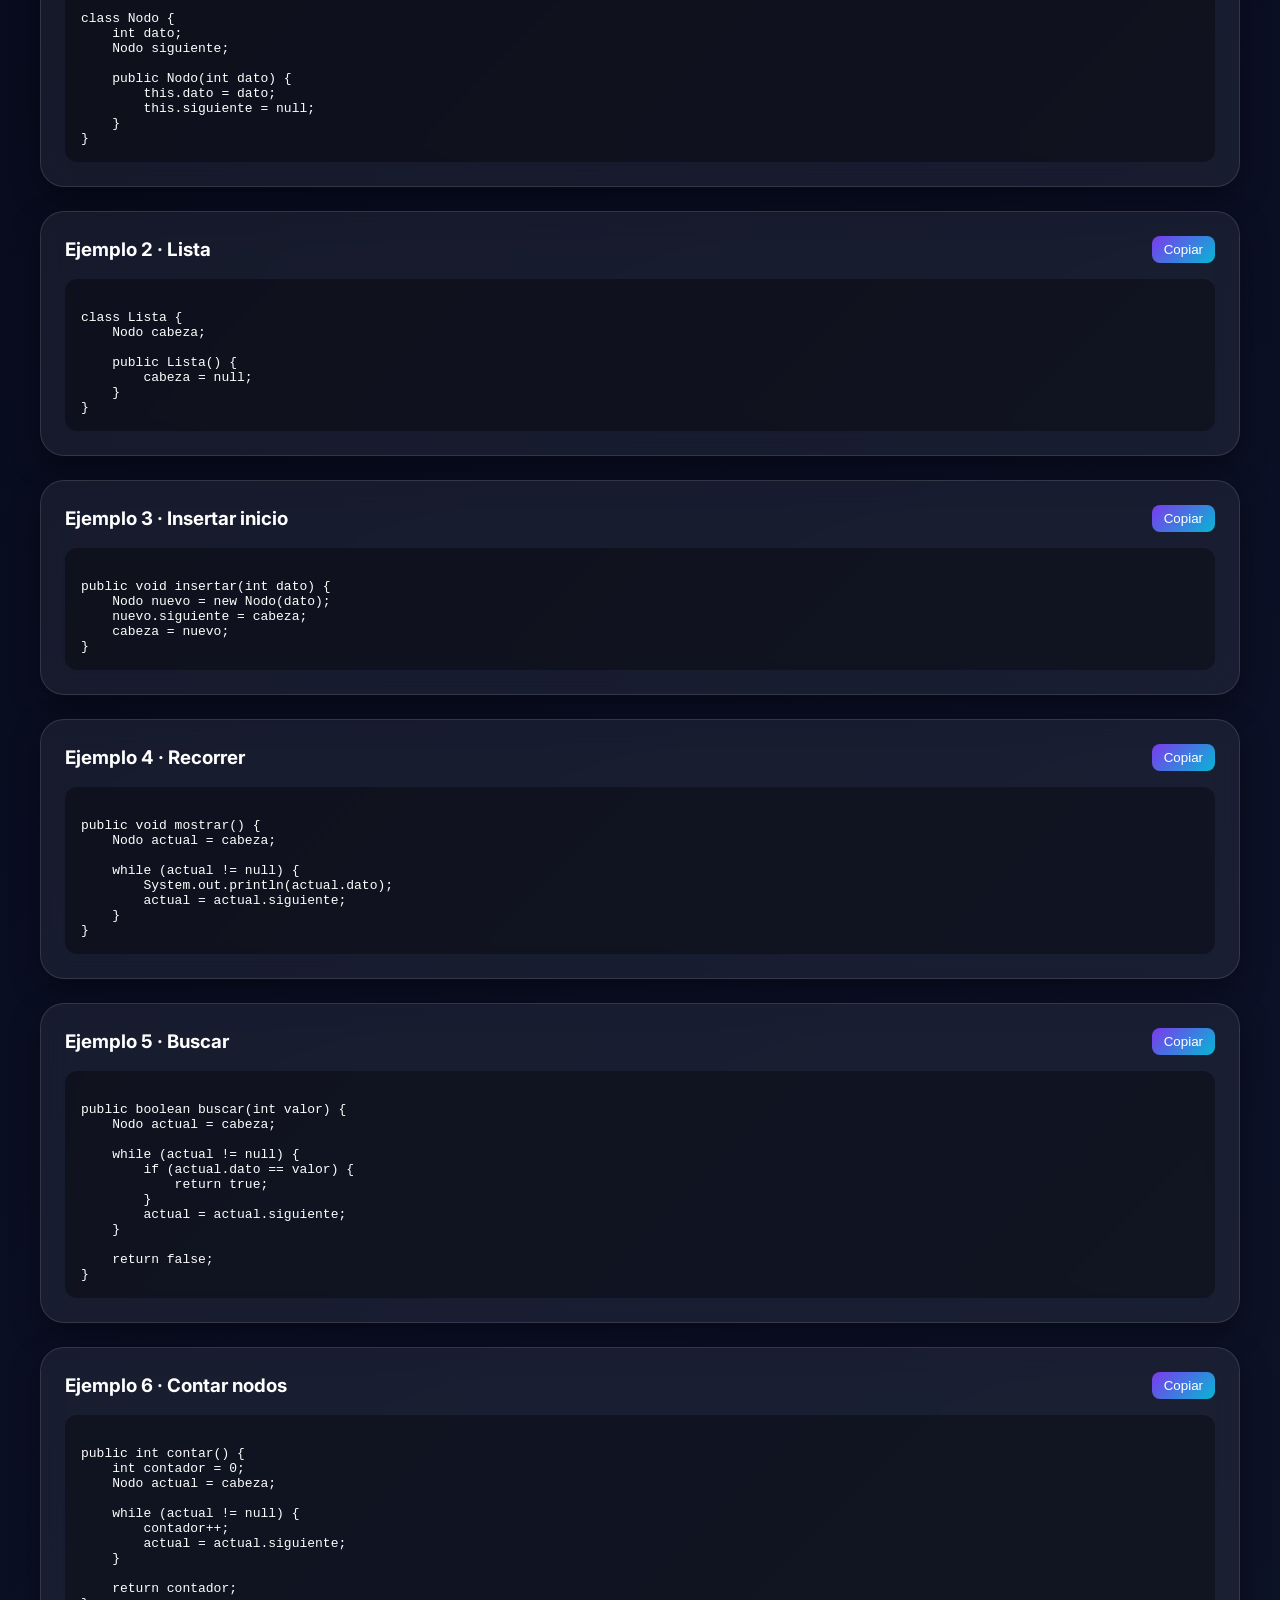
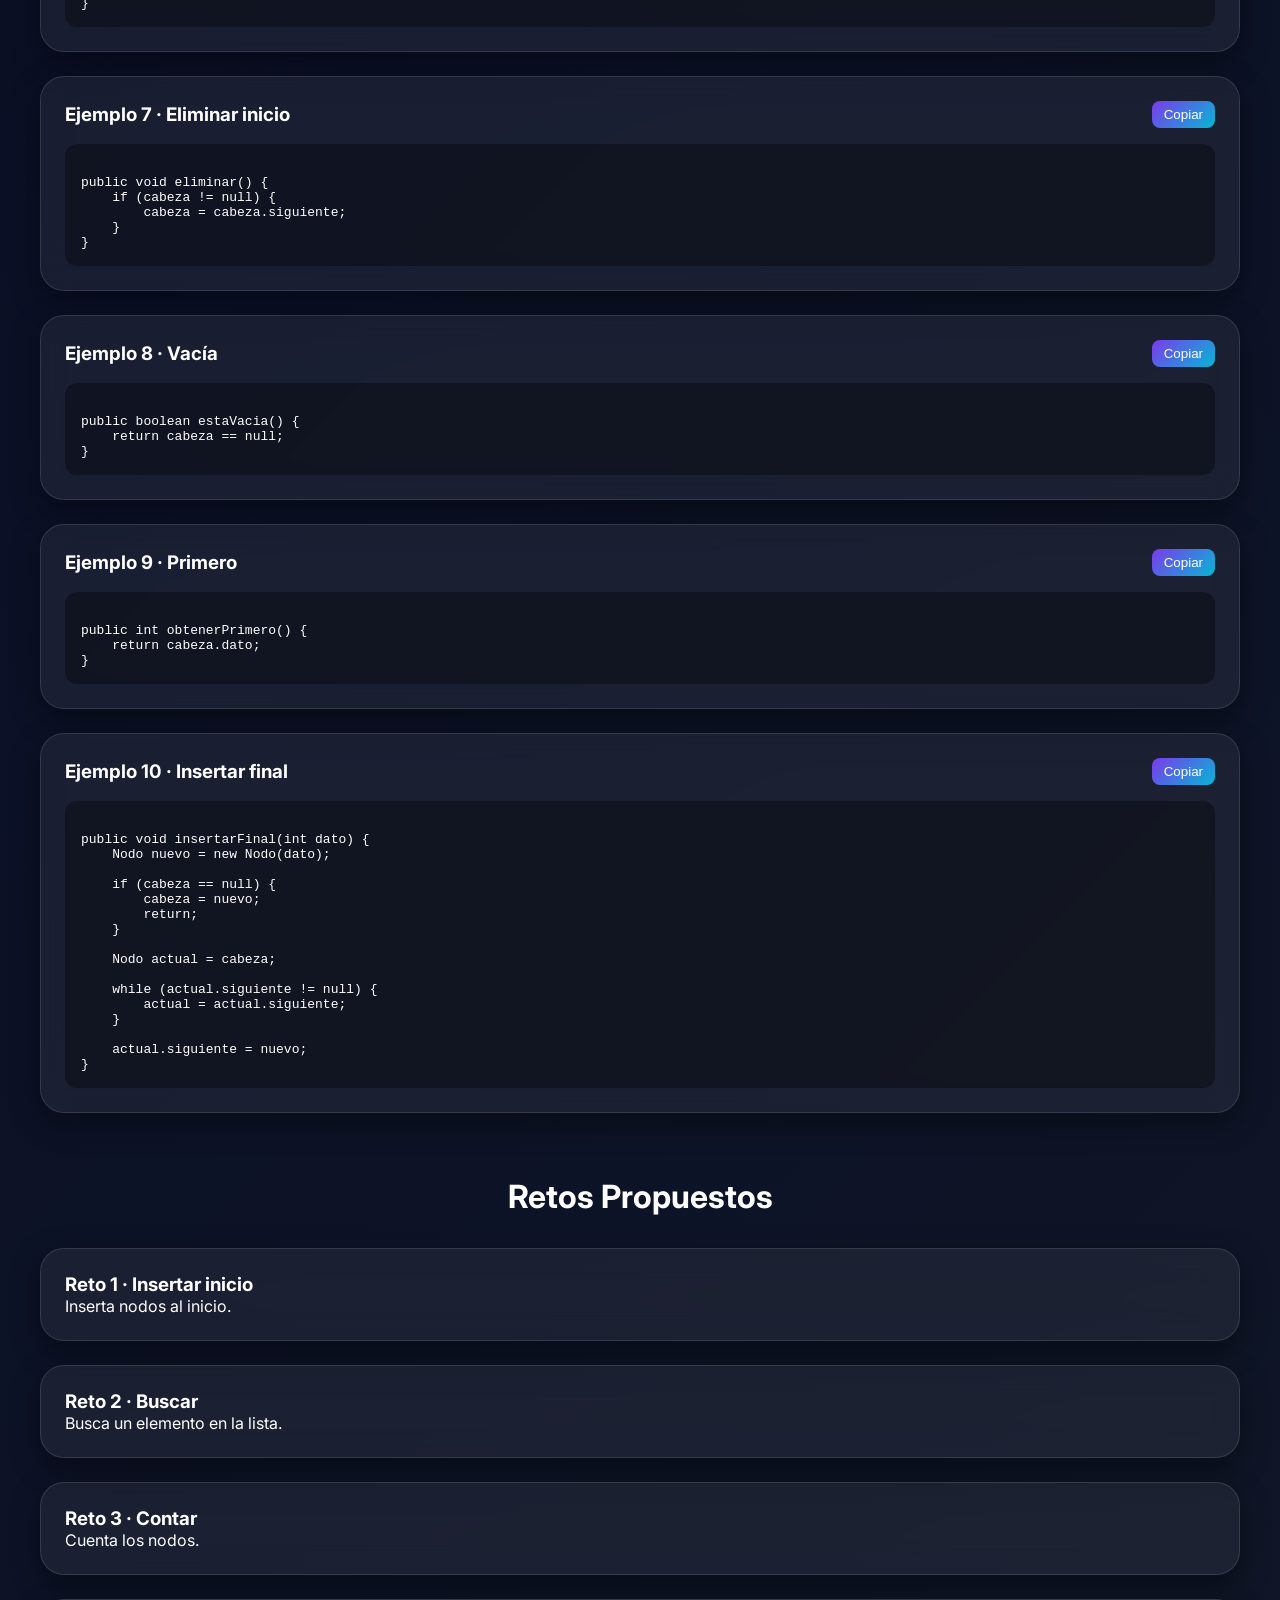
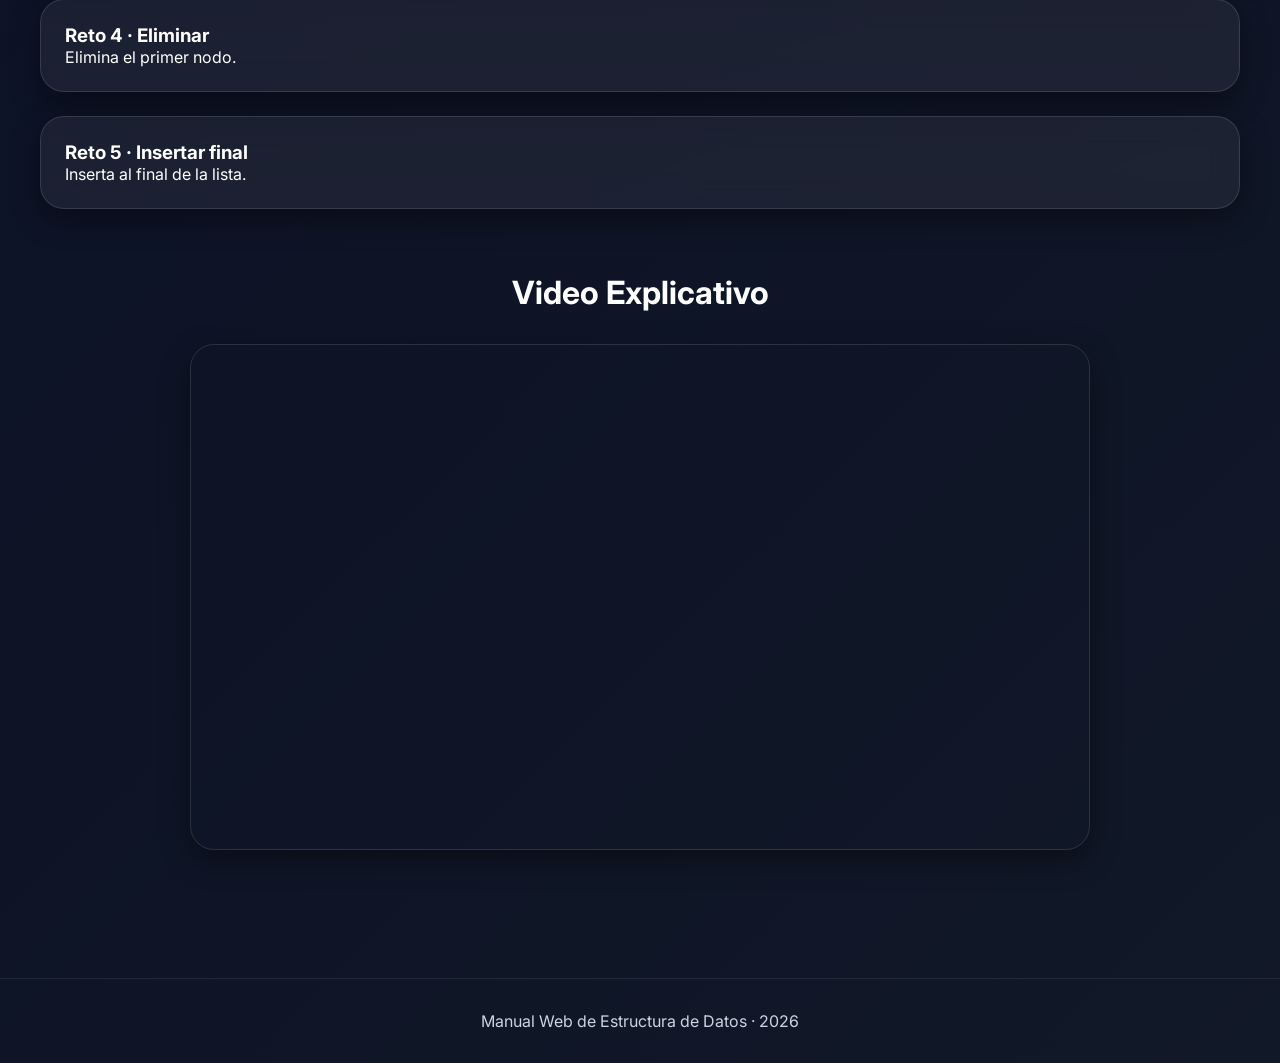
<file: parte-2-manual-estructura-datos/temas/03-listas-simples.html>
<!DOCTYPE html>
<html lang="es">

<head>
<meta charset="UTF-8">
<meta name="viewport" content="width=device-width, initial-scale=1.0">

<meta name="description" content="Listas Enlazadas Simples en Java: nodos, referencias y recorrido dinámico de datos.">

<title>Listas Simples · Manual Web</title>

<link rel="preconnect" href="https://fonts.googleapis.com">
<link rel="preconnect" href="https://fonts.gstatic.com" crossorigin>

<link href="https://fonts.googleapis.com/css2?family=Inter:wght@400;600;700;800&display=swap" rel="stylesheet">

<link rel="stylesheet" href="../css/styles.css">
</head>

<body>

<div class="background-blur blur-1"></div>
<div class="background-blur blur-2"></div>

<header class="hero small-hero">

<h1>Listas Enlazadas Simples</h1>

<p>
Aprende cómo funcionan las listas enlazadas simples, nodos, referencias y recorrido dinámico de datos.
</p>

<a href="../index.html" class="btn-primary">⬅ Volver al Inicio</a>

</header>

<main class="container">

<section class="section">
<h2>Documentación</h2>

<div class="glass-box">

<h3>¿Qué es una lista enlazada?</h3>
<p>Es una estructura de datos dinámica formada por nodos conectados mediante referencias.</p>

<h3>Utilidad</h3>
<p>Permite almacenar y gestionar datos de forma dinámica sin tamaño fijo.</p>

<h3>Características</h3>
<ul>
<li>Estructura dinámica.</li>
<li>Uso de nodos.</li>
<li>No requiere tamaño fijo.</li>
<li>Acceso secuencial.</li>
</ul>

<h3>Casos de uso</h3>
<ul>
<li>Historial de navegación.</li>
<li>Reproductores multimedia.</li>
<li>Navegadores web.</li>
<li>Sistemas dinámicos.</li>
</ul>

</div>
</section>

<section class="section">
<h2>Ejemplos Resueltos</h2>

<div class="example-card">
<div class="example-header">
<h3>Ejemplo 1 · Nodo</h3>
<button onclick="copyCode(this)">Copiar</button>
</div>
<pre><code>
class Nodo {
    int dato;
    Nodo siguiente;

    public Nodo(int dato) {
        this.dato = dato;
        this.siguiente = null;
    }
}
</code></pre>
</div>

<div class="example-card">
<div class="example-header">
<h3>Ejemplo 2 · Lista</h3>
<button onclick="copyCode(this)">Copiar</button>
</div>
<pre><code>
class Lista {
    Nodo cabeza;

    public Lista() {
        cabeza = null;
    }
}
</code></pre>
</div>

<div class="example-card">
<div class="example-header">
<h3>Ejemplo 3 · Insertar inicio</h3>
<button onclick="copyCode(this)">Copiar</button>
</div>
<pre><code>
public void insertar(int dato) {
    Nodo nuevo = new Nodo(dato);
    nuevo.siguiente = cabeza;
    cabeza = nuevo;
}
</code></pre>
</div>

<div class="example-card">
<div class="example-header">
<h3>Ejemplo 4 · Recorrer</h3>
<button onclick="copyCode(this)">Copiar</button>
</div>
<pre><code>
public void mostrar() {
    Nodo actual = cabeza;

    while (actual != null) {
        System.out.println(actual.dato);
        actual = actual.siguiente;
    }
}
</code></pre>
</div>

<div class="example-card">
<div class="example-header">
<h3>Ejemplo 5 · Buscar</h3>
<button onclick="copyCode(this)">Copiar</button>
</div>
<pre><code>
public boolean buscar(int valor) {
    Nodo actual = cabeza;

    while (actual != null) {
        if (actual.dato == valor) {
            return true;
        }
        actual = actual.siguiente;
    }

    return false;
}
</code></pre>
</div>

<div class="example-card">
<div class="example-header">
<h3>Ejemplo 6 · Contar nodos</h3>
<button onclick="copyCode(this)">Copiar</button>
</div>
<pre><code>
public int contar() {
    int contador = 0;
    Nodo actual = cabeza;

    while (actual != null) {
        contador++;
        actual = actual.siguiente;
    }

    return contador;
}
</code></pre>
</div>

<div class="example-card">
<div class="example-header">
<h3>Ejemplo 7 · Eliminar inicio</h3>
<button onclick="copyCode(this)">Copiar</button>
</div>
<pre><code>
public void eliminar() {
    if (cabeza != null) {
        cabeza = cabeza.siguiente;
    }
}
</code></pre>
</div>

<div class="example-card">
<div class="example-header">
<h3>Ejemplo 8 · Vacía</h3>
<button onclick="copyCode(this)">Copiar</button>
</div>
<pre><code>
public boolean estaVacia() {
    return cabeza == null;
}
</code></pre>
</div>

<div class="example-card">
<div class="example-header">
<h3>Ejemplo 9 · Primero</h3>
<button onclick="copyCode(this)">Copiar</button>
</div>
<pre><code>
public int obtenerPrimero() {
    return cabeza.dato;
}
</code></pre>
</div>

<div class="example-card">
<div class="example-header">
<h3>Ejemplo 10 · Insertar final</h3>
<button onclick="copyCode(this)">Copiar</button>
</div>
<pre><code>
public void insertarFinal(int dato) {
    Nodo nuevo = new Nodo(dato);

    if (cabeza == null) {
        cabeza = nuevo;
        return;
    }

    Nodo actual = cabeza;

    while (actual.siguiente != null) {
        actual = actual.siguiente;
    }

    actual.siguiente = nuevo;
}
</code></pre>
</div>

</section>

<section class="section">
<h2>Retos Propuestos</h2>

<div class="challenge-card"><h3>Reto 1 · Insertar inicio</h3><p>Inserta nodos al inicio.</p></div>
<div class="challenge-card"><h3>Reto 2 · Buscar</h3><p>Busca un elemento en la lista.</p></div>
<div class="challenge-card"><h3>Reto 3 · Contar</h3><p>Cuenta los nodos.</p></div>
<div class="challenge-card"><h3>Reto 4 · Eliminar</h3><p>Elimina el primer nodo.</p></div>
<div class="challenge-card"><h3>Reto 5 · Insertar final</h3><p>Inserta al final de la lista.</p></div>

</section>

<section class="section">
<h2>Video Explicativo</h2>

<div class="video-container">
<iframe
src="https://www.youtube.com/embed/4LRnwTj4eDQ"
title="Listas enlazadas"
allowfullscreen>
</iframe>
</div>

</section>

</main>

<footer class="footer">
<p>Manual Web de Estructura de Datos · 2026</p>
</footer>

<script src="../js/main.js"></script>

</body>
</html>
</file>
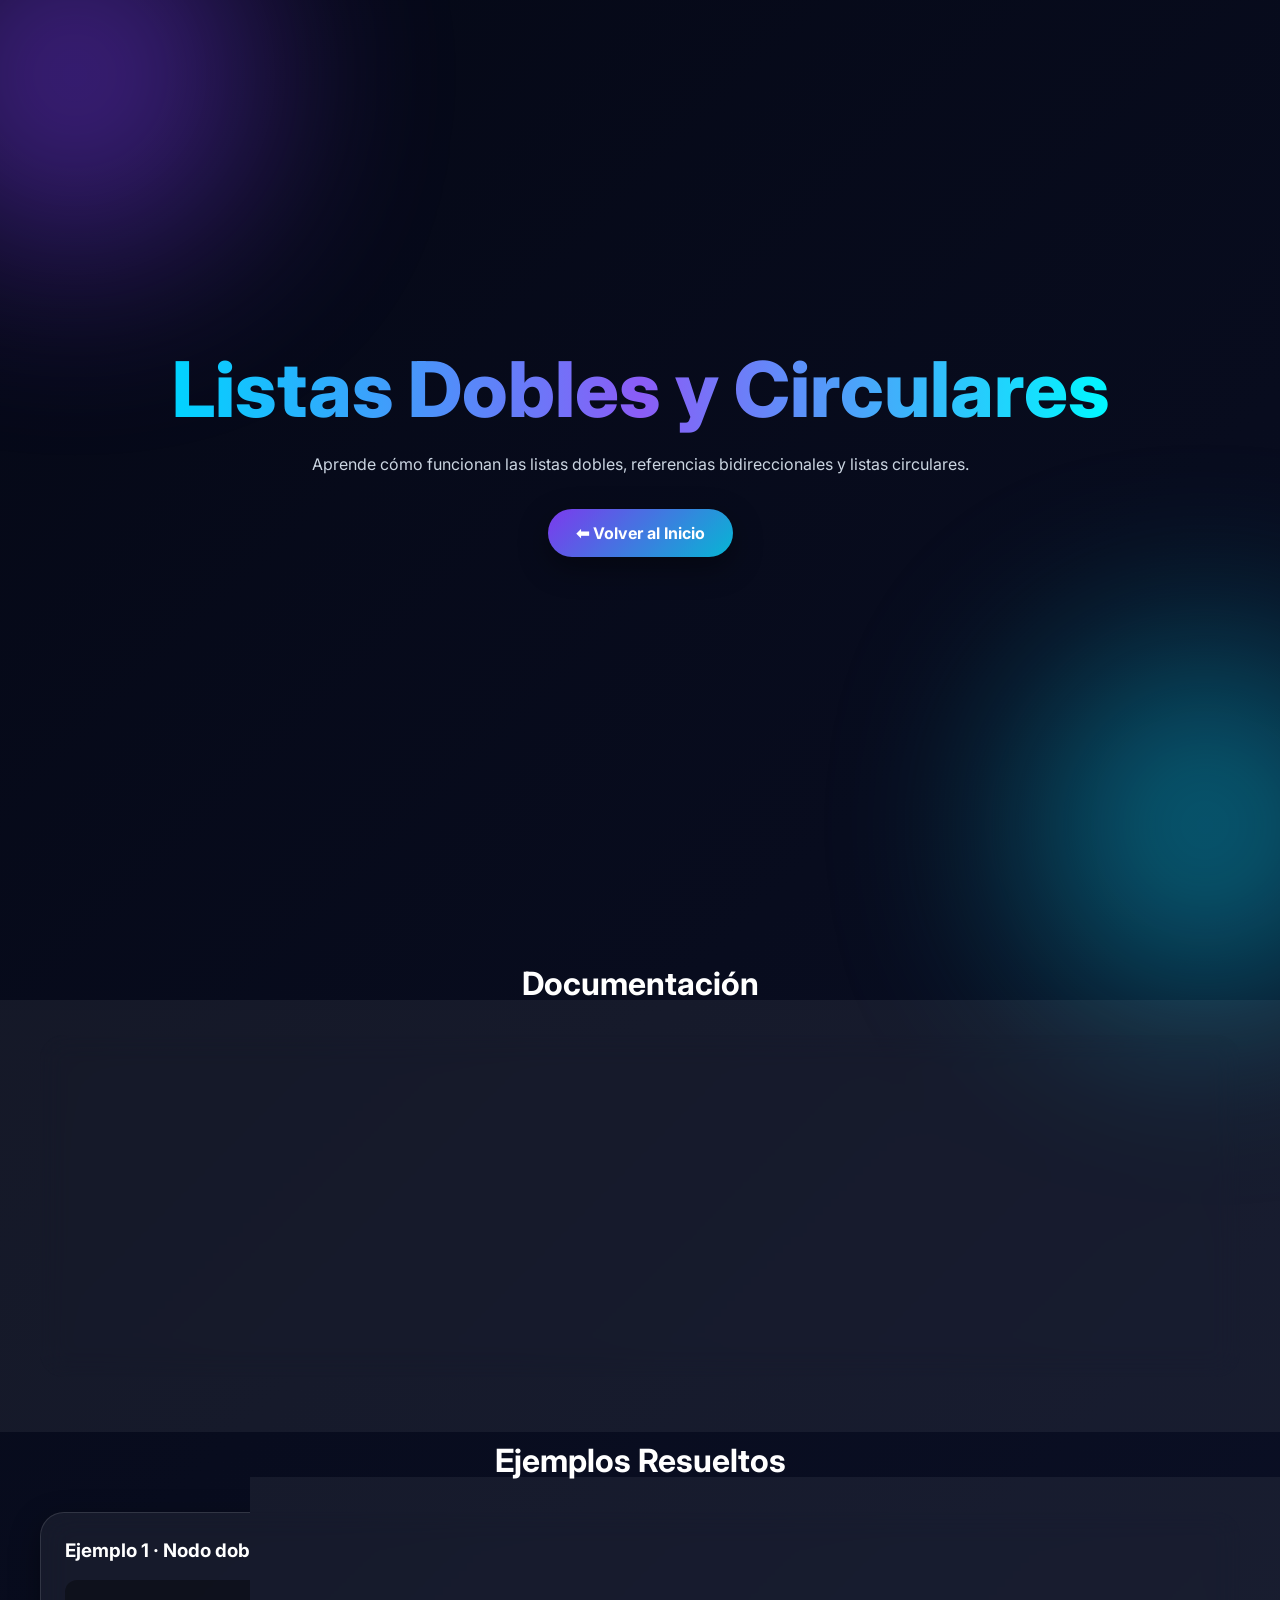
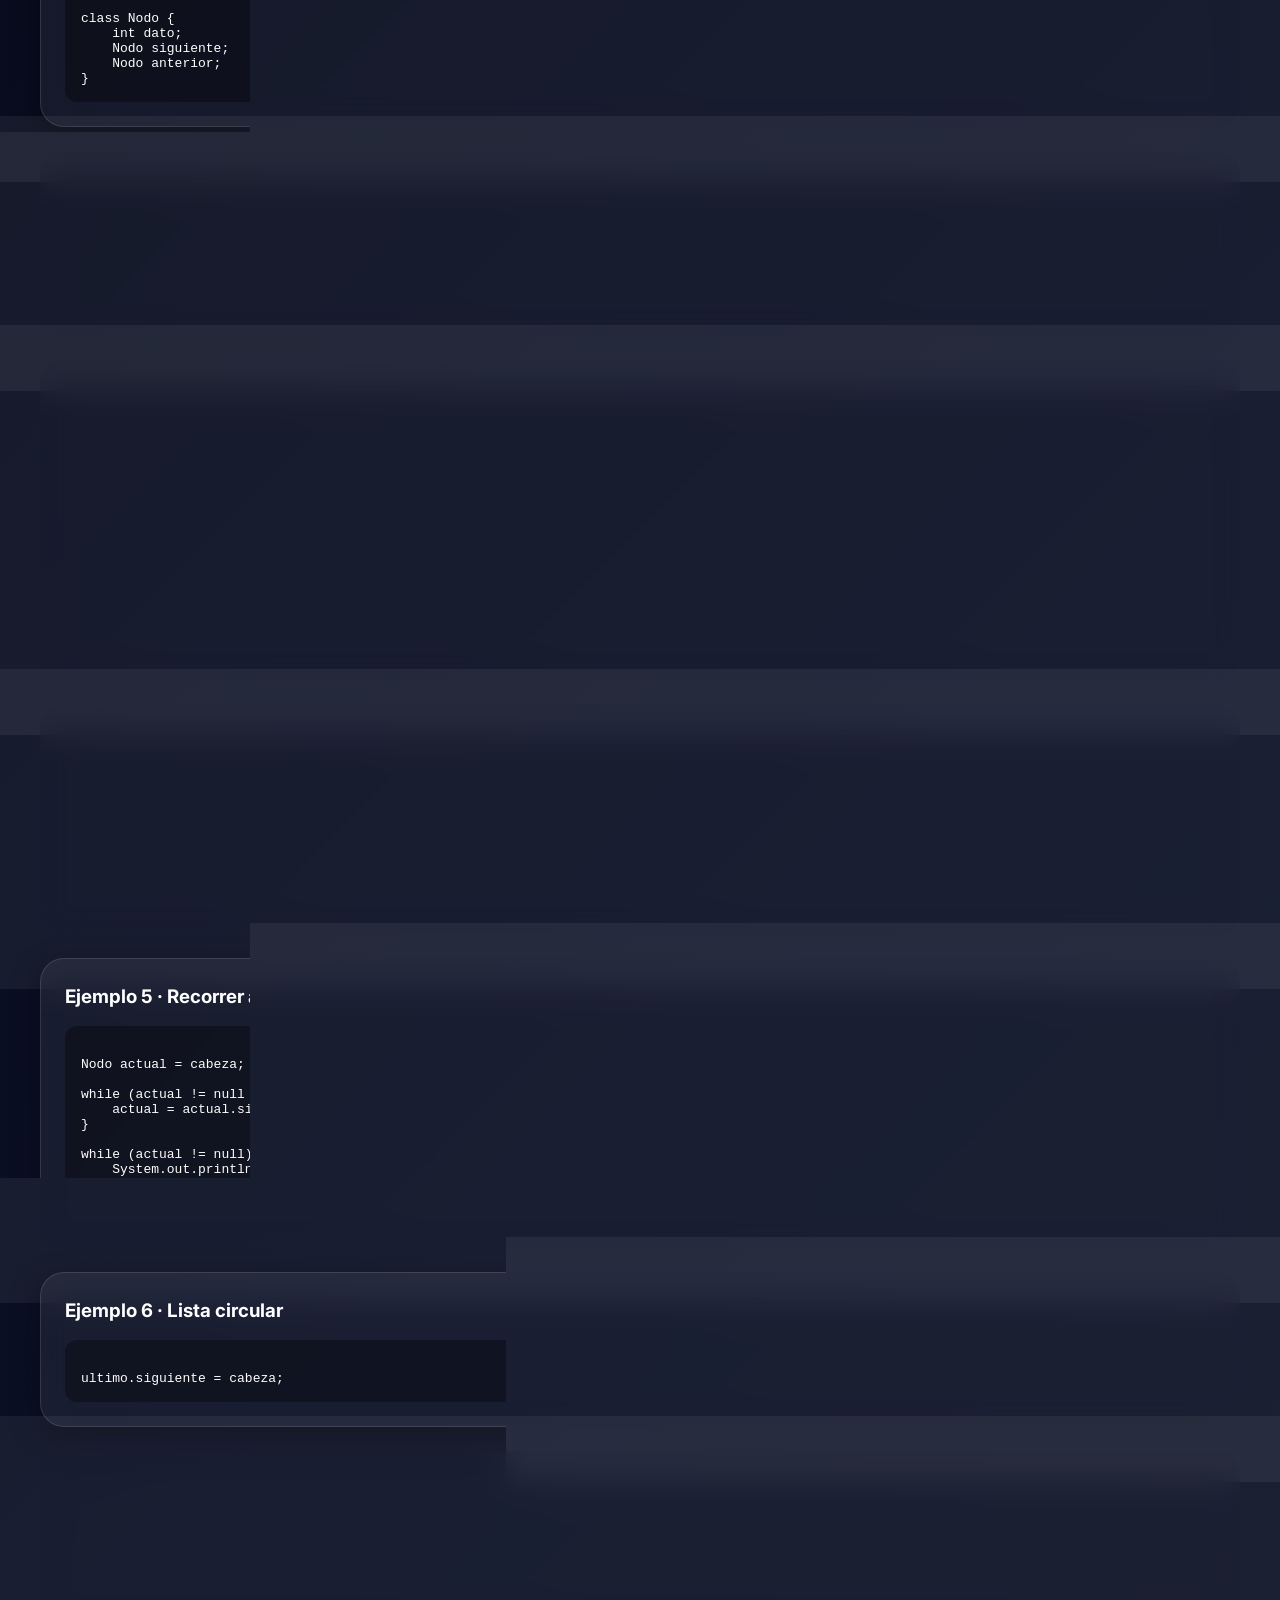
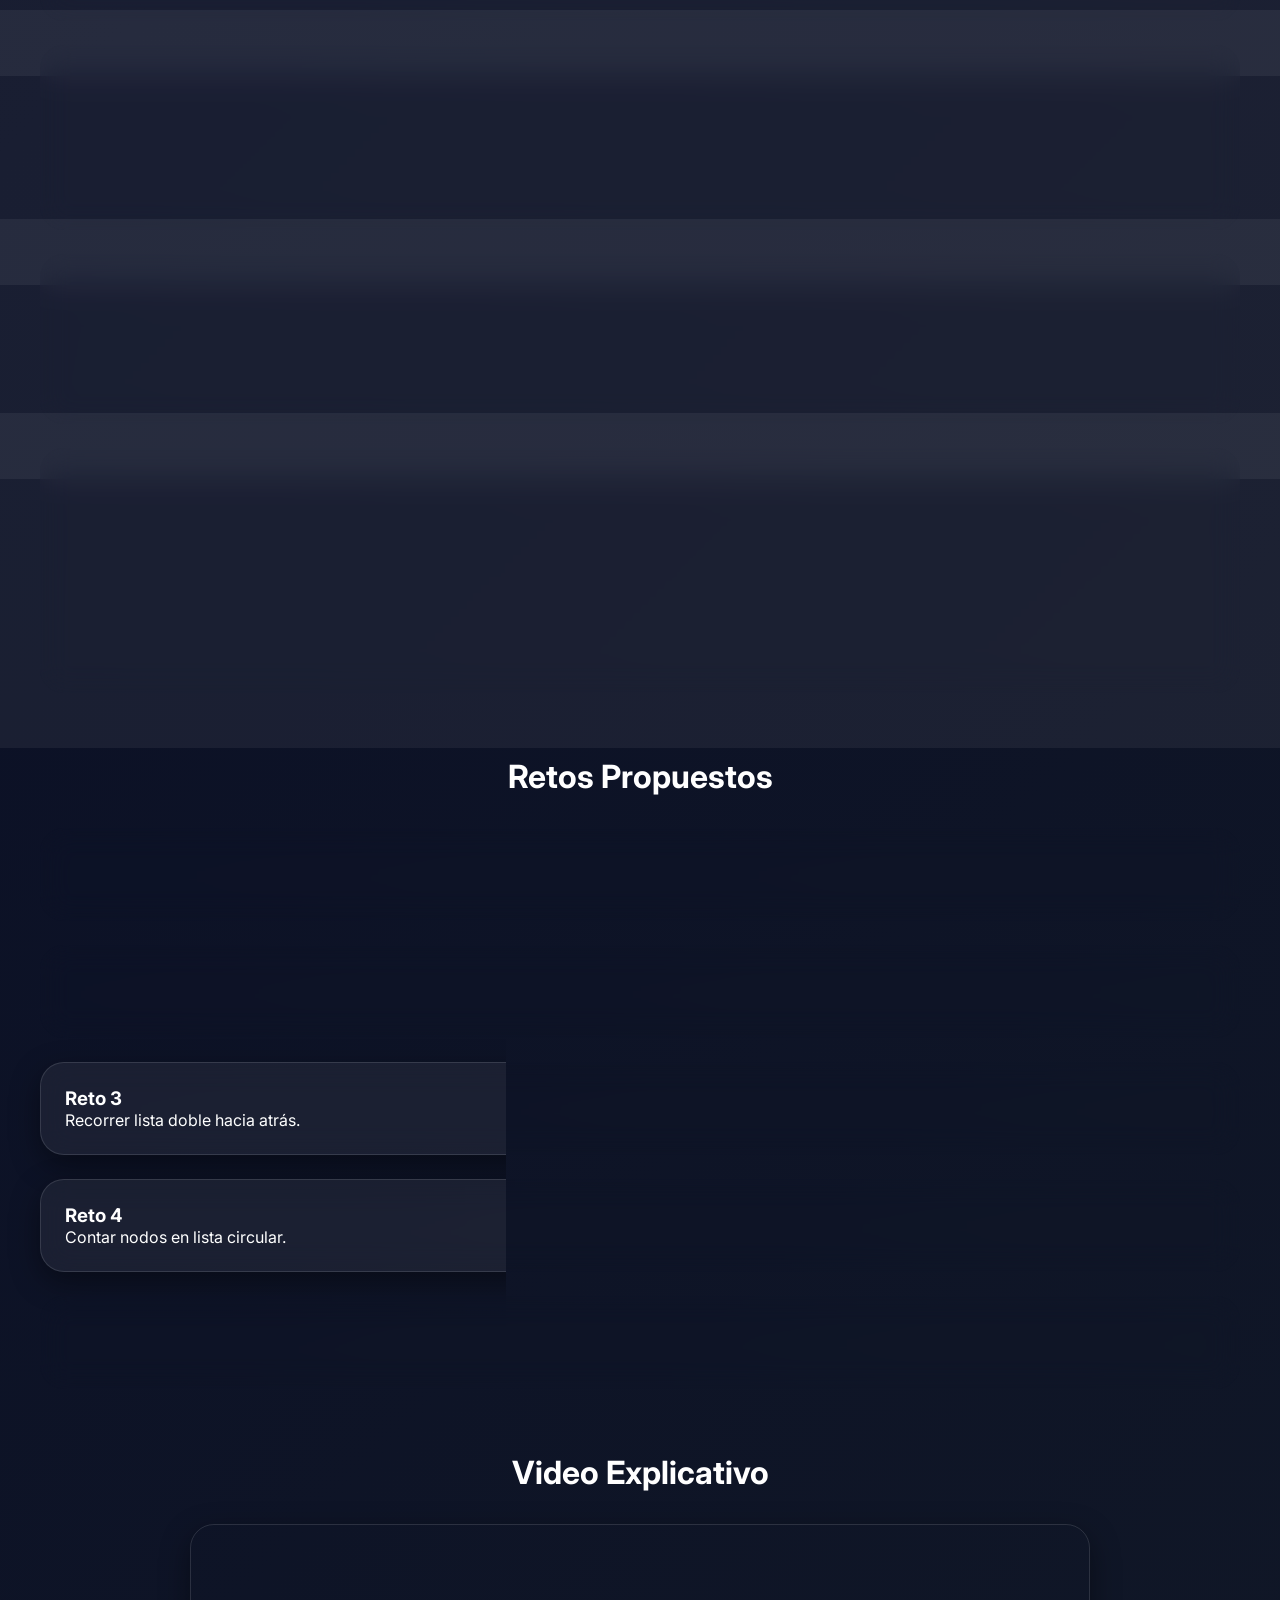
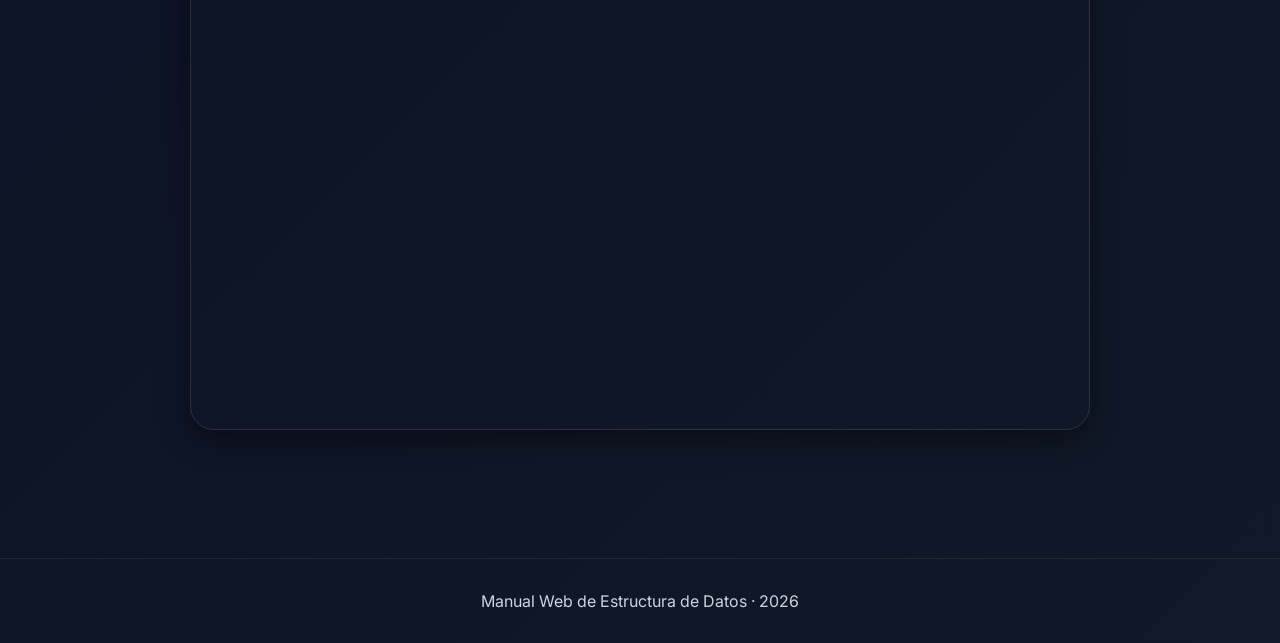
<file: parte-2-manual-estructura-datos/temas/04-listas-dobles-circulares.html>
<!DOCTYPE html>
<html lang="es">

<head>
<meta charset="UTF-8">
<meta name="viewport" content="width=device-width, initial-scale=1.0">

<meta name="description" content="Listas dobles y circulares en Java: nodos con referencias bidireccionales y estructuras circulares.">

<title>Listas Dobles y Circulares · Manual Web</title>

<link rel="preconnect" href="https://fonts.googleapis.com">
<link rel="preconnect" href="https://fonts.gstatic.com" crossorigin>

<link href="https://fonts.googleapis.com/css2?family=Inter:wght@400;600;700;800&display=swap" rel="stylesheet">

<link rel="stylesheet" href="../css/styles.css">
</head>

<body>

<div class="background-blur blur-1"></div>
<div class="background-blur blur-2"></div>

<header class="hero small-hero">

<h1>Listas Dobles y Circulares</h1>

<p>
Aprende cómo funcionan las listas dobles, referencias bidireccionales y listas circulares.
</p>

<a href="../index.html" class="btn-primary">⬅ Volver al Inicio</a>

</header>

<main class="container">

<section class="section">
<h2>Documentación</h2>

<div class="glass-box">

<h3>Listas Dobles</h3>
<p>Cada nodo tiene referencia al siguiente y al anterior.</p>

<h3>Listas Circulares</h3>
<p>El último nodo apunta nuevamente al primero.</p>

<h3>Características</h3>
<ul>
<li>Recorrido bidireccional.</li>
<li>Estructura dinámica.</li>
<li>Conexión circular opcional.</li>
<li>Inserciones eficientes.</li>
</ul>

<h3>Casos de uso</h3>
<ul>
<li>Reproductores de música.</li>
<li>Sistemas operativos.</li>
<li>Buffers circulares.</li>
<li>Gestión de memoria.</li>
</ul>

</div>
</section>

<section class="section">
<h2>Ejemplos Resueltos</h2>

<div class="example-card">
<div class="example-header">
<h3>Ejemplo 1 · Nodo doble</h3>
<button onclick="copyCode(this)">Copiar</button>
</div>
<pre><code>
class Nodo {
    int dato;
    Nodo siguiente;
    Nodo anterior;
}
</code></pre>
</div>

<div class="example-card">
<div class="example-header">
<h3>Ejemplo 2 · Lista doble</h3>
<button onclick="copyCode(this)">Copiar</button>
</div>
<pre><code>
class ListaDoble {
    Nodo cabeza;
}
</code></pre>
</div>

<div class="example-card">
<div class="example-header">
<h3>Ejemplo 3 · Insertar inicio</h3>
<button onclick="copyCode(this)">Copiar</button>
</div>
<pre><code>
public void insertarInicio(int dato) {
    Nodo nuevo = new Nodo();
    nuevo.dato = dato;

    nuevo.siguiente = cabeza;

    if (cabeza != null) {
        cabeza.anterior = nuevo;
    }

    cabeza = nuevo;
}
</code></pre>
</div>

<div class="example-card">
<div class="example-header">
<h3>Ejemplo 4 · Recorrer adelante</h3>
<button onclick="copyCode(this)">Copiar</button>
</div>
<pre><code>
Nodo actual = cabeza;

while (actual != null) {
    System.out.println(actual.dato);
    actual = actual.siguiente;
}
</code></pre>
</div>

<div class="example-card">
<div class="example-header">
<h3>Ejemplo 5 · Recorrer atrás</h3>
<button onclick="copyCode(this)">Copiar</button>
</div>
<pre><code>
Nodo actual = cabeza;

while (actual != null && actual.siguiente != null) {
    actual = actual.siguiente;
}

while (actual != null) {
    System.out.println(actual.dato);
    actual = actual.anterior;
}
</code></pre>
</div>

<div class="example-card">
<div class="example-header">
<h3>Ejemplo 6 · Lista circular</h3>
<button onclick="copyCode(this)">Copiar</button>
</div>
<pre><code>
ultimo.siguiente = cabeza;
</code></pre>
</div>

<div class="example-card">
<div class="example-header">
<h3>Ejemplo 7 · Nodo circular</h3>
<button onclick="copyCode(this)">Copiar</button>
</div>
<pre><code>
Nodo nodo = new Nodo();
nodo.siguiente = nodo;
</code></pre>
</div>

<div class="example-card">
<div class="example-header">
<h3>Ejemplo 8 · Verificar circularidad</h3>
<button onclick="copyCode(this)">Copiar</button>
</div>
<pre><code>
if (actual.siguiente == cabeza) {
    System.out.println("Circular");
}
</code></pre>
</div>

<div class="example-card">
<div class="example-header">
<h3>Ejemplo 9 · Eliminar nodo</h3>
<button onclick="copyCode(this)">Copiar</button>
</div>
<pre><code>
actual.anterior.siguiente = actual.siguiente;
actual.siguiente.anterior = actual.anterior;
</code></pre>
</div>

<div class="example-card">
<div class="example-header">
<h3>Ejemplo 10 · Contar nodos</h3>
<button onclick="copyCode(this)">Copiar</button>
</div>
<pre><code>
int contador = 0;
Nodo actual = cabeza;

while (actual != null) {
    contador++;
    actual = actual.siguiente;
}
</code></pre>
</div>

</section>

<section class="section">
<h2>Retos Propuestos</h2>

<div class="challenge-card"><h3>Reto 1</h3><p>Insertar nodo al final en lista doble.</p></div>
<div class="challenge-card"><h3>Reto 2</h3><p>Convertir lista simple en circular.</p></div>
<div class="challenge-card"><h3>Reto 3</h3><p>Recorrer lista doble hacia atrás.</p></div>
<div class="challenge-card"><h3>Reto 4</h3><p>Contar nodos en lista circular.</p></div>
<div class="challenge-card"><h3>Reto 5</h3><p>Eliminar nodo intermedio.</p></div>

</section>

<section class="section">
<h2>Video Explicativo</h2>

<div class="video-container">
<iframe
src="https://www.youtube.com/embed/Ou7Z4qV9K0w"
title="Listas dobles y circulares"
allowfullscreen>
</iframe>
</div>

</section>

</main>

<footer class="footer">
<p>Manual Web de Estructura de Datos · 2026</p>
</footer>

<script src="../js/main.js"></script>

</body>
</html>
</file>
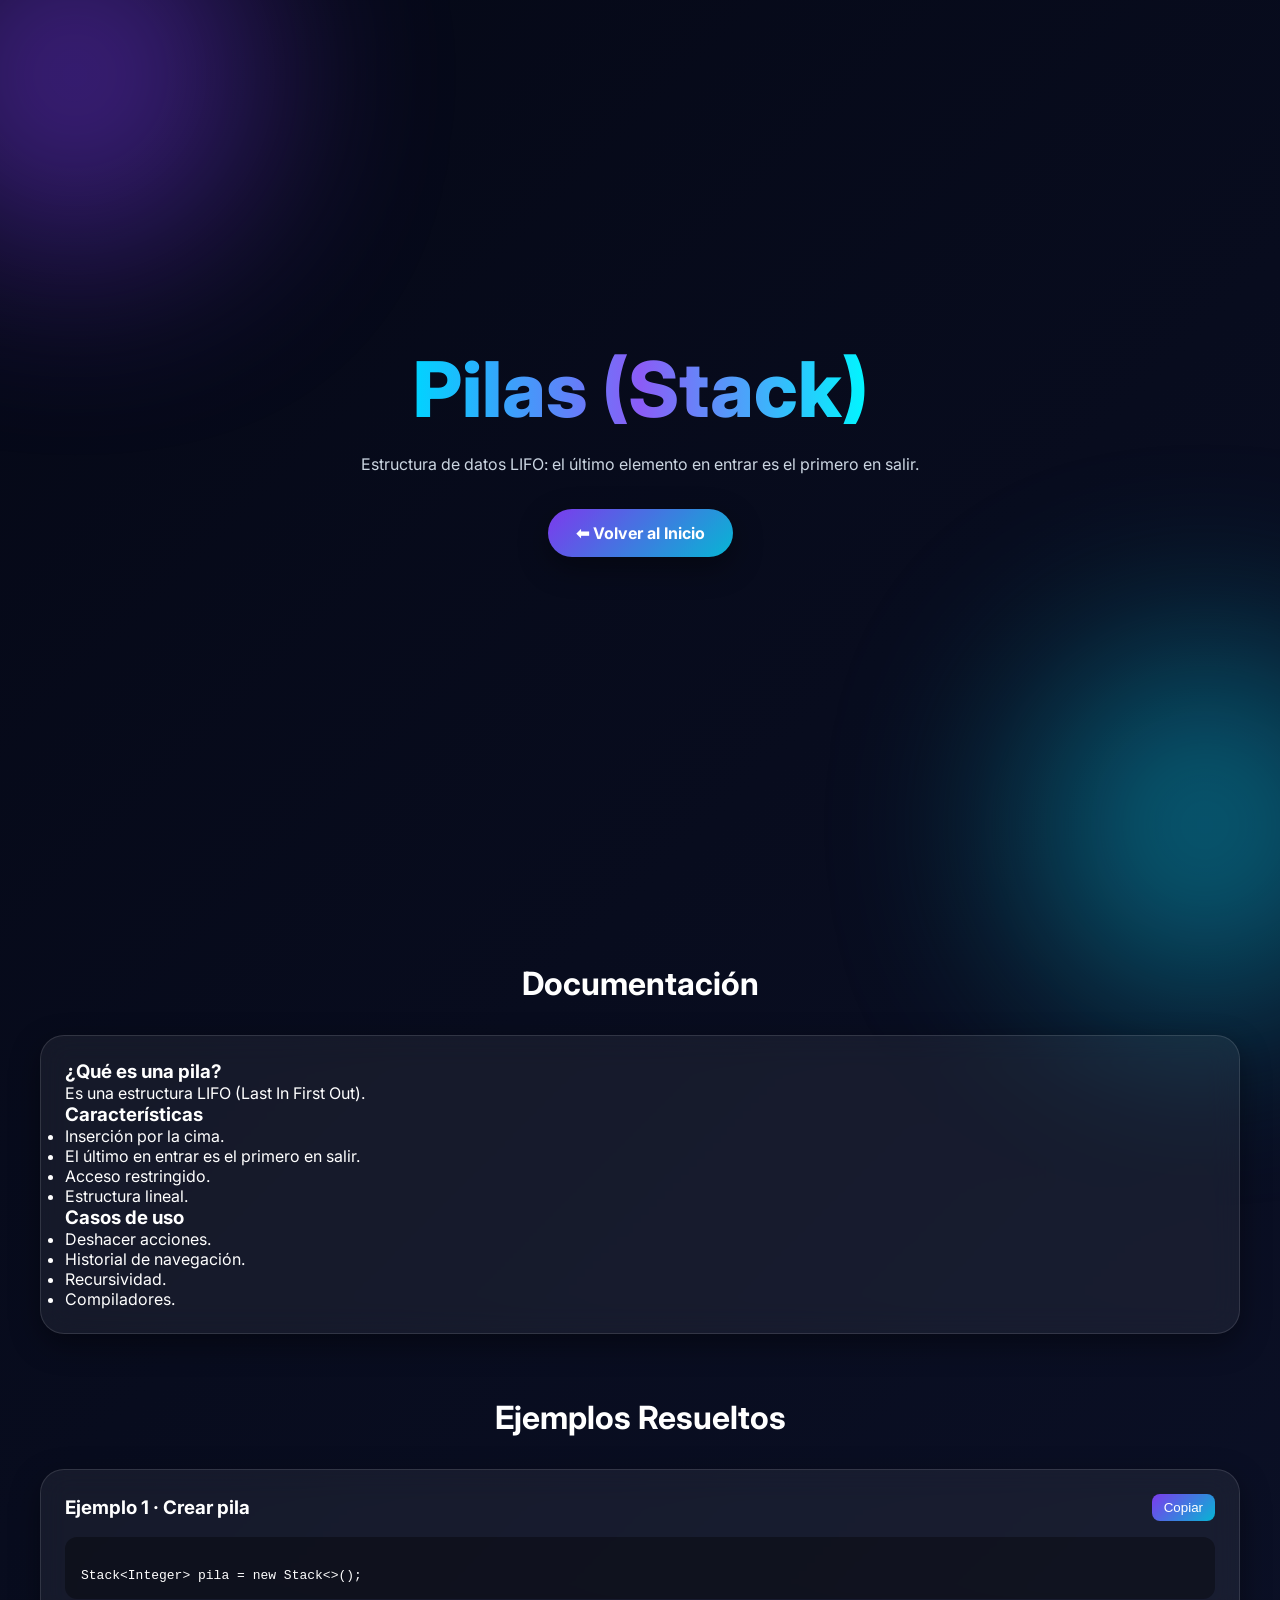
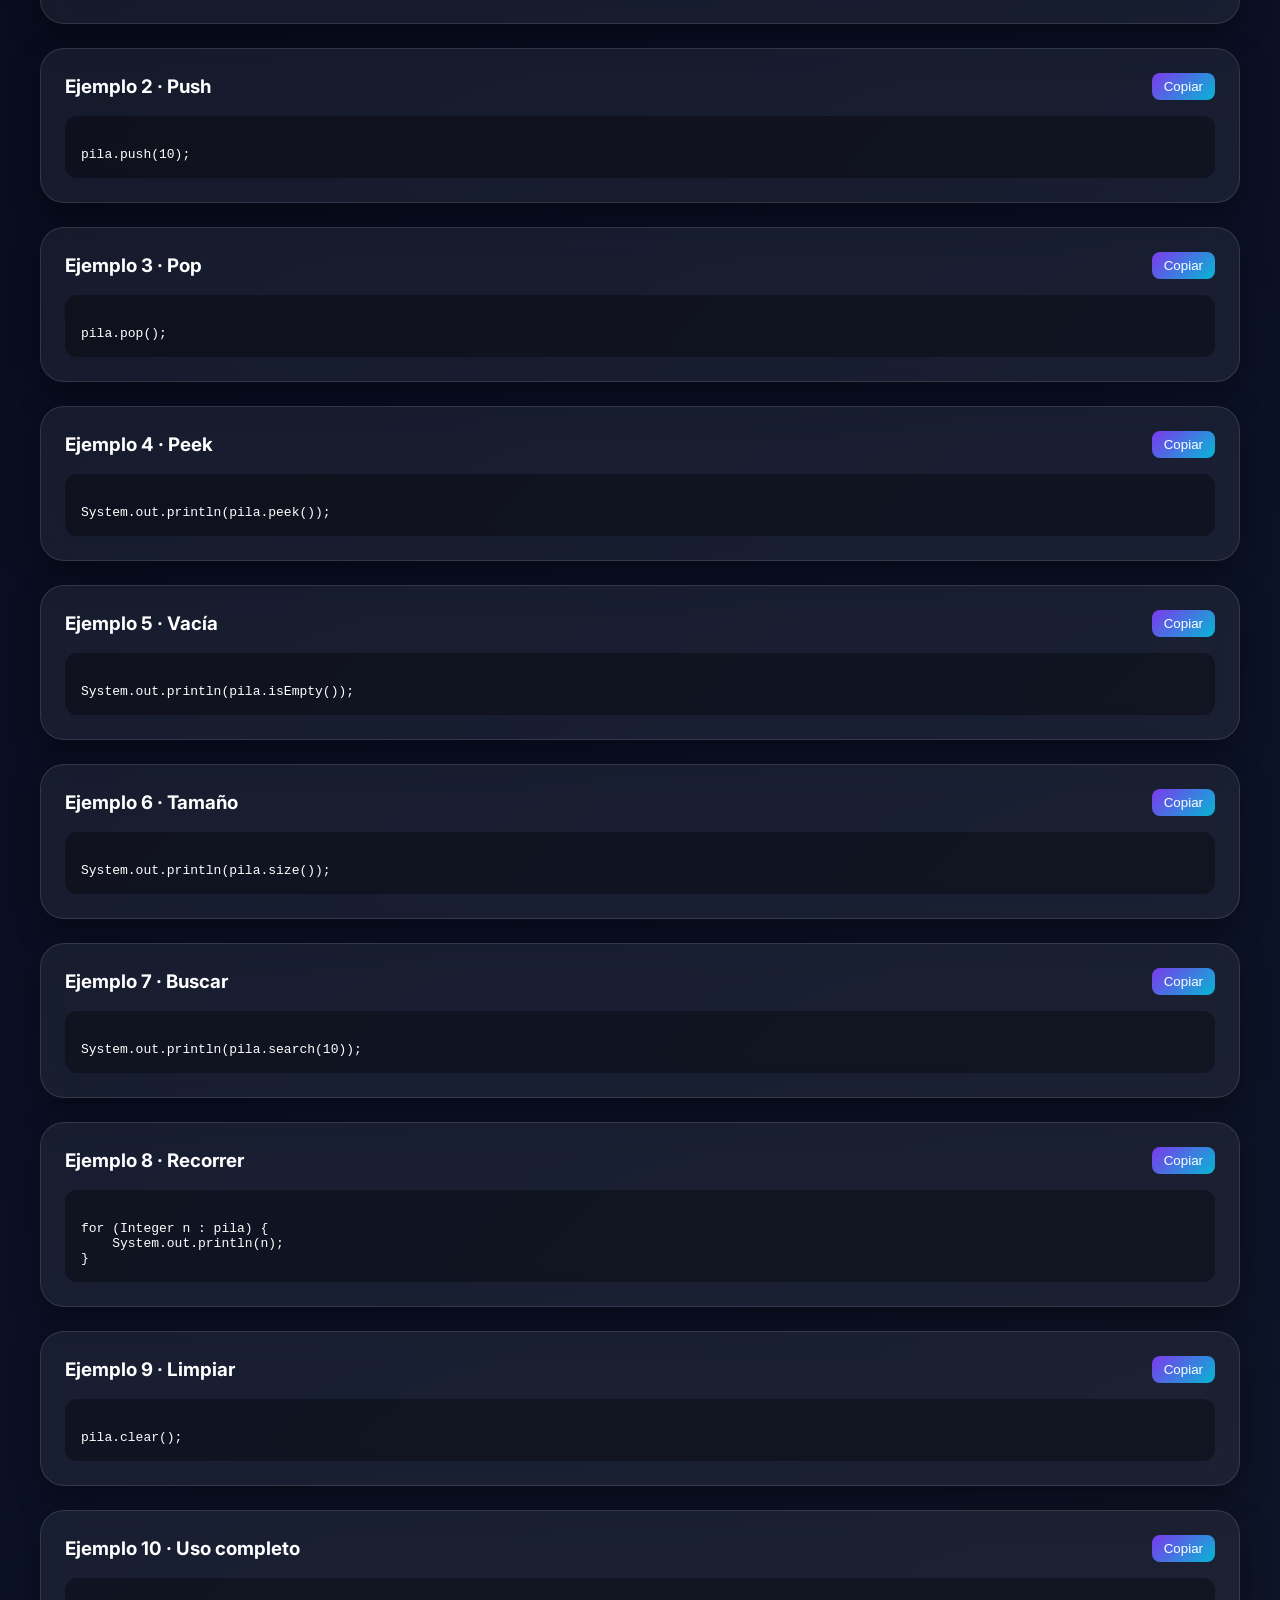
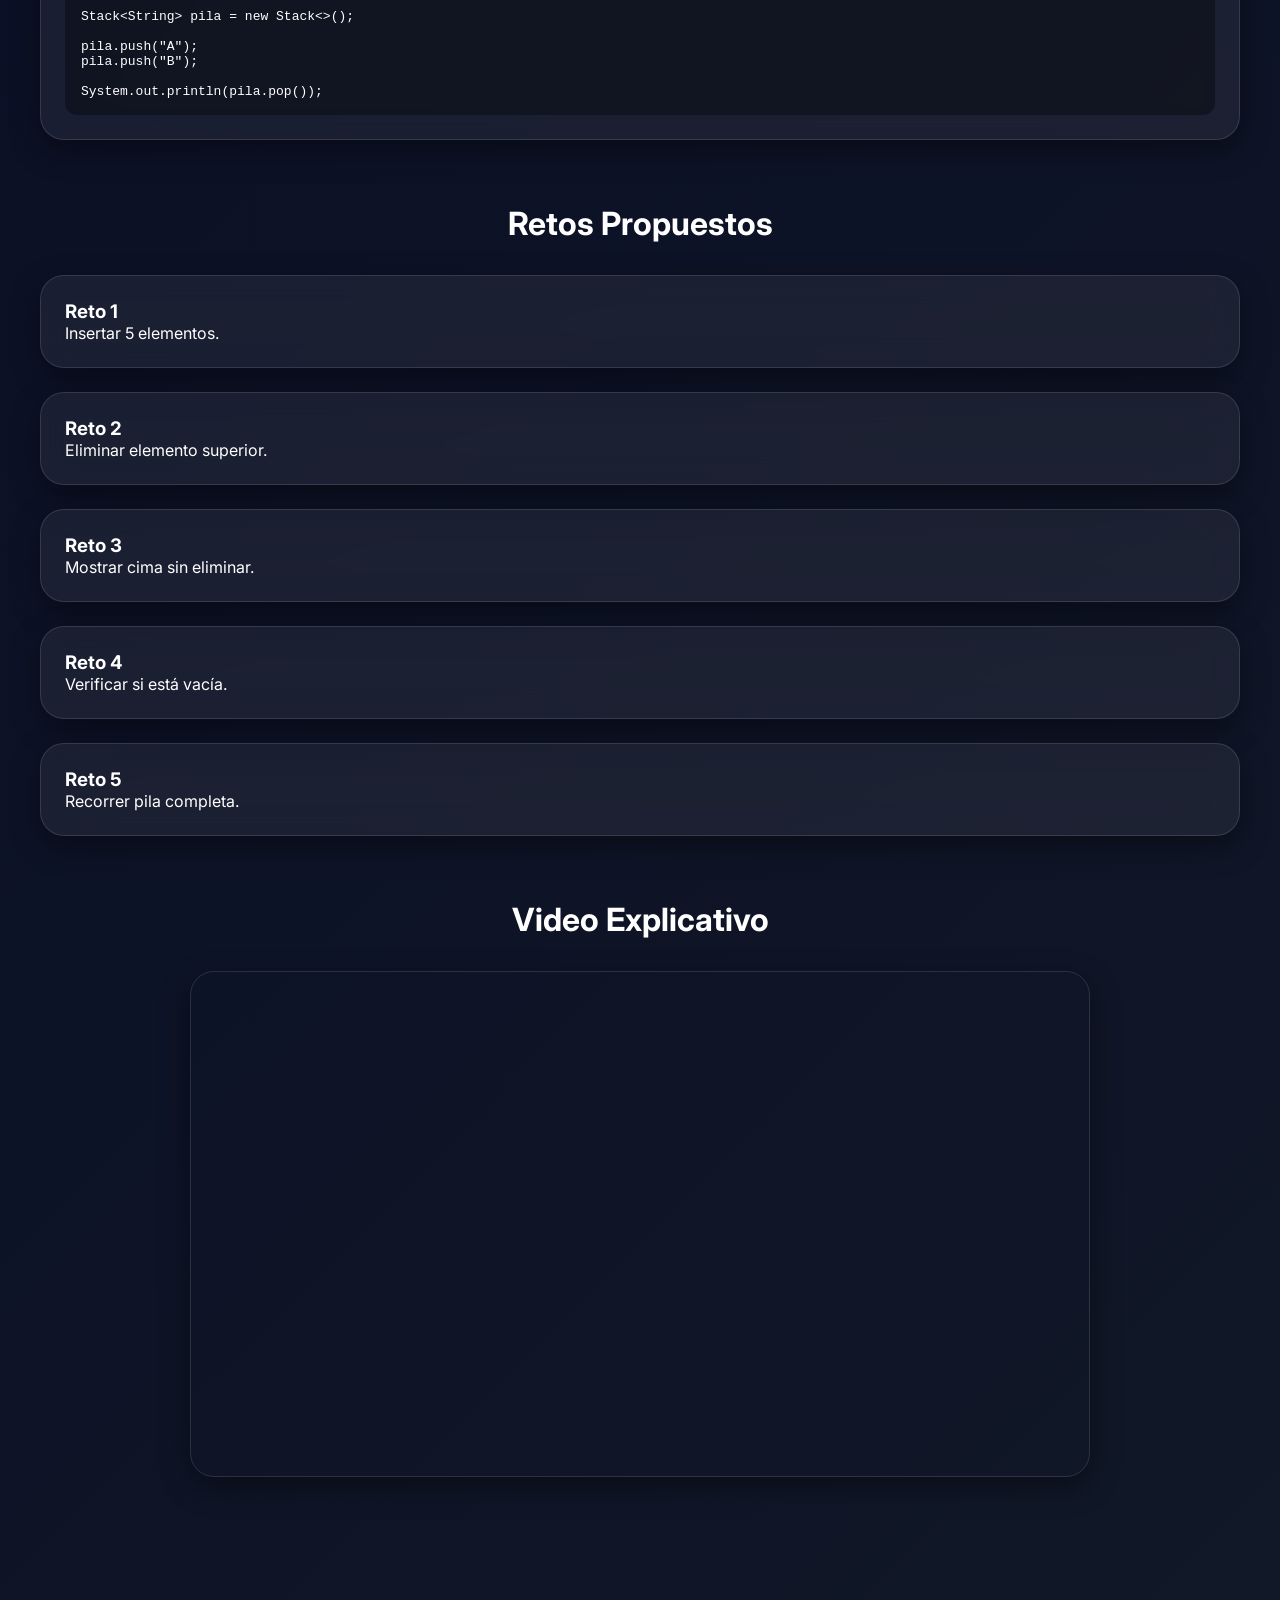
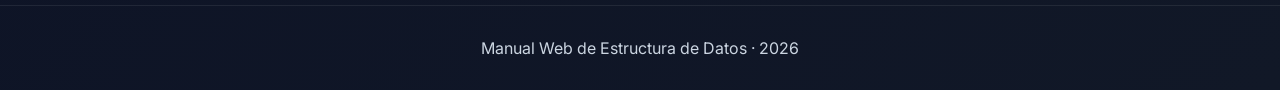
<file: parte-2-manual-estructura-datos/temas/05-pilas.html>
<!DOCTYPE html>
<html lang="es">

<head>
<meta charset="UTF-8">
<meta name="viewport" content="width=device-width, initial-scale=1.0">

<meta name="description" content="Pilas (Stack) en Java: estructura LIFO, operaciones push, pop, peek y uso básico.">

<title>Pilas · Manual Web</title>

<link rel="preconnect" href="https://fonts.googleapis.com">
<link rel="preconnect" href="https://fonts.gstatic.com" crossorigin>

<link href="https://fonts.googleapis.com/css2?family=Inter:wght@400;600;700;800&display=swap" rel="stylesheet">

<link rel="stylesheet" href="../css/styles.css">
</head>

<body>

<div class="background-blur blur-1"></div>
<div class="background-blur blur-2"></div>

<header class="hero small-hero">

<h1>Pilas (Stack)</h1>

<p>
Estructura de datos LIFO: el último elemento en entrar es el primero en salir.
</p>

<a href="../index.html" class="btn-primary">⬅ Volver al Inicio</a>

</header>

<main class="container">

<section class="section">
<h2>Documentación</h2>

<div class="glass-box">

<h3>¿Qué es una pila?</h3>
<p>Es una estructura LIFO (Last In First Out).</p>

<h3>Características</h3>
<ul>
<li>Inserción por la cima.</li>
<li>El último en entrar es el primero en salir.</li>
<li>Acceso restringido.</li>
<li>Estructura lineal.</li>
</ul>

<h3>Casos de uso</h3>
<ul>
<li>Deshacer acciones.</li>
<li>Historial de navegación.</li>
<li>Recursividad.</li>
<li>Compiladores.</li>
</ul>

</div>
</section>

<section class="section">
<h2>Ejemplos Resueltos</h2>

<div class="example-card">
<div class="example-header">
<h3>Ejemplo 1 · Crear pila</h3>
<button onclick="copyCode(this)">Copiar</button>
</div>
<pre><code>
Stack&lt;Integer&gt; pila = new Stack&lt;&gt;();
</code></pre>
</div>

<div class="example-card">
<div class="example-header">
<h3>Ejemplo 2 · Push</h3>
<button onclick="copyCode(this)">Copiar</button>
</div>
<pre><code>
pila.push(10);
</code></pre>
</div>

<div class="example-card">
<div class="example-header">
<h3>Ejemplo 3 · Pop</h3>
<button onclick="copyCode(this)">Copiar</button>
</div>
<pre><code>
pila.pop();
</code></pre>
</div>

<div class="example-card">
<div class="example-header">
<h3>Ejemplo 4 · Peek</h3>
<button onclick="copyCode(this)">Copiar</button>
</div>
<pre><code>
System.out.println(pila.peek());
</code></pre>
</div>

<div class="example-card">
<div class="example-header">
<h3>Ejemplo 5 · Vacía</h3>
<button onclick="copyCode(this)">Copiar</button>
</div>
<pre><code>
System.out.println(pila.isEmpty());
</code></pre>
</div>

<div class="example-card">
<div class="example-header">
<h3>Ejemplo 6 · Tamaño</h3>
<button onclick="copyCode(this)">Copiar</button>
</div>
<pre><code>
System.out.println(pila.size());
</code></pre>
</div>

<div class="example-card">
<div class="example-header">
<h3>Ejemplo 7 · Buscar</h3>
<button onclick="copyCode(this)">Copiar</button>
</div>
<pre><code>
System.out.println(pila.search(10));
</code></pre>
</div>

<div class="example-card">
<div class="example-header">
<h3>Ejemplo 8 · Recorrer</h3>
<button onclick="copyCode(this)">Copiar</button>
</div>
<pre><code>
for (Integer n : pila) {
    System.out.println(n);
}
</code></pre>
</div>

<div class="example-card">
<div class="example-header">
<h3>Ejemplo 9 · Limpiar</h3>
<button onclick="copyCode(this)">Copiar</button>
</div>
<pre><code>
pila.clear();
</code></pre>
</div>

<div class="example-card">
<div class="example-header">
<h3>Ejemplo 10 · Uso completo</h3>
<button onclick="copyCode(this)">Copiar</button>
</div>
<pre><code>
Stack&lt;String&gt; pila = new Stack&lt;&gt;();

pila.push("A");
pila.push("B");

System.out.println(pila.pop());
</code></pre>
</div>

</section>

<section class="section">
<h2>Retos Propuestos</h2>

<div class="challenge-card"><h3>Reto 1</h3><p>Insertar 5 elementos.</p></div>
<div class="challenge-card"><h3>Reto 2</h3><p>Eliminar elemento superior.</p></div>
<div class="challenge-card"><h3>Reto 3</h3><p>Mostrar cima sin eliminar.</p></div>
<div class="challenge-card"><h3>Reto 4</h3><p>Verificar si está vacía.</p></div>
<div class="challenge-card"><h3>Reto 5</h3><p>Recorrer pila completa.</p></div>

</section>

<section class="section">
<h2>Video Explicativo</h2>

<div class="video-container">
<iframe
src="https://www.youtube.com/embed/tTLzGUZXMfE"
title="Pilas en Java"
allowfullscreen>
</iframe>
</div>

</section>

</main>

<footer class="footer">
<p>Manual Web de Estructura de Datos · 2026</p>
</footer>

<script src="../js/main.js"></script>

</body>
</html>
</file>
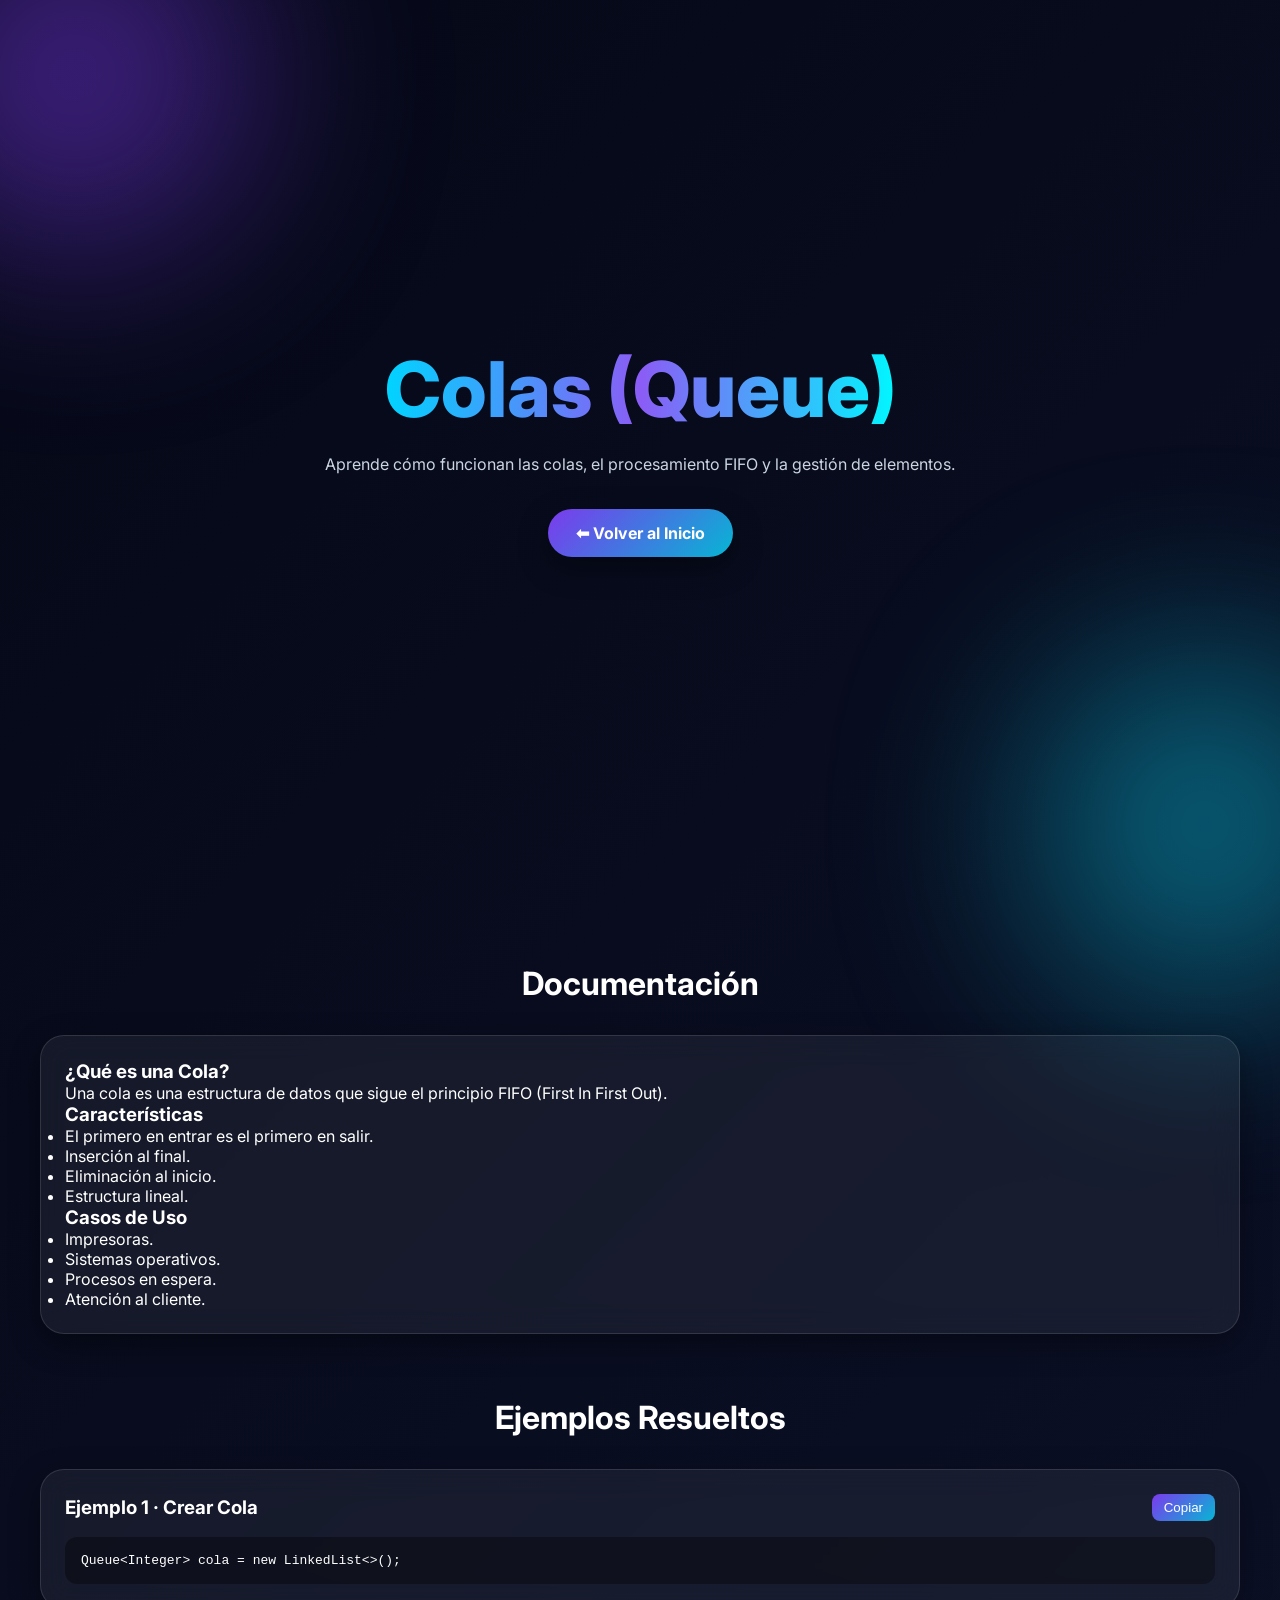
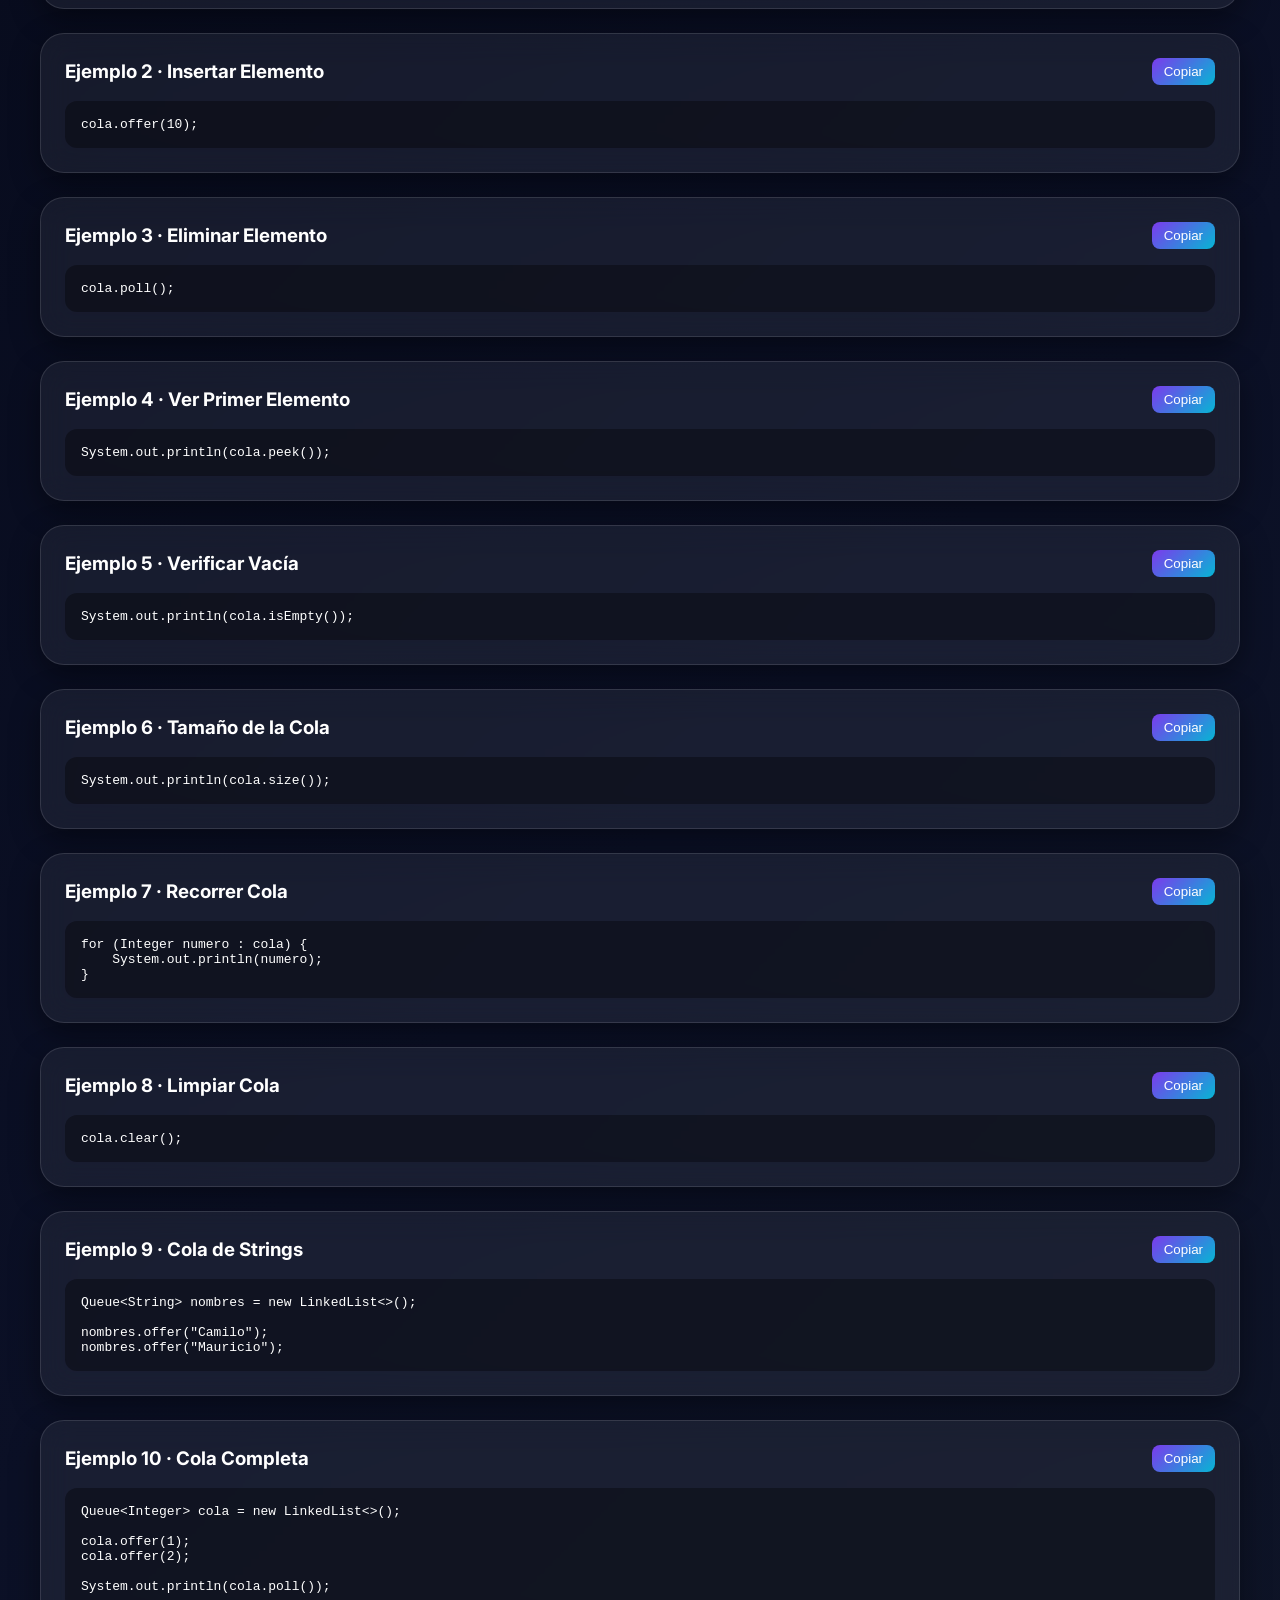
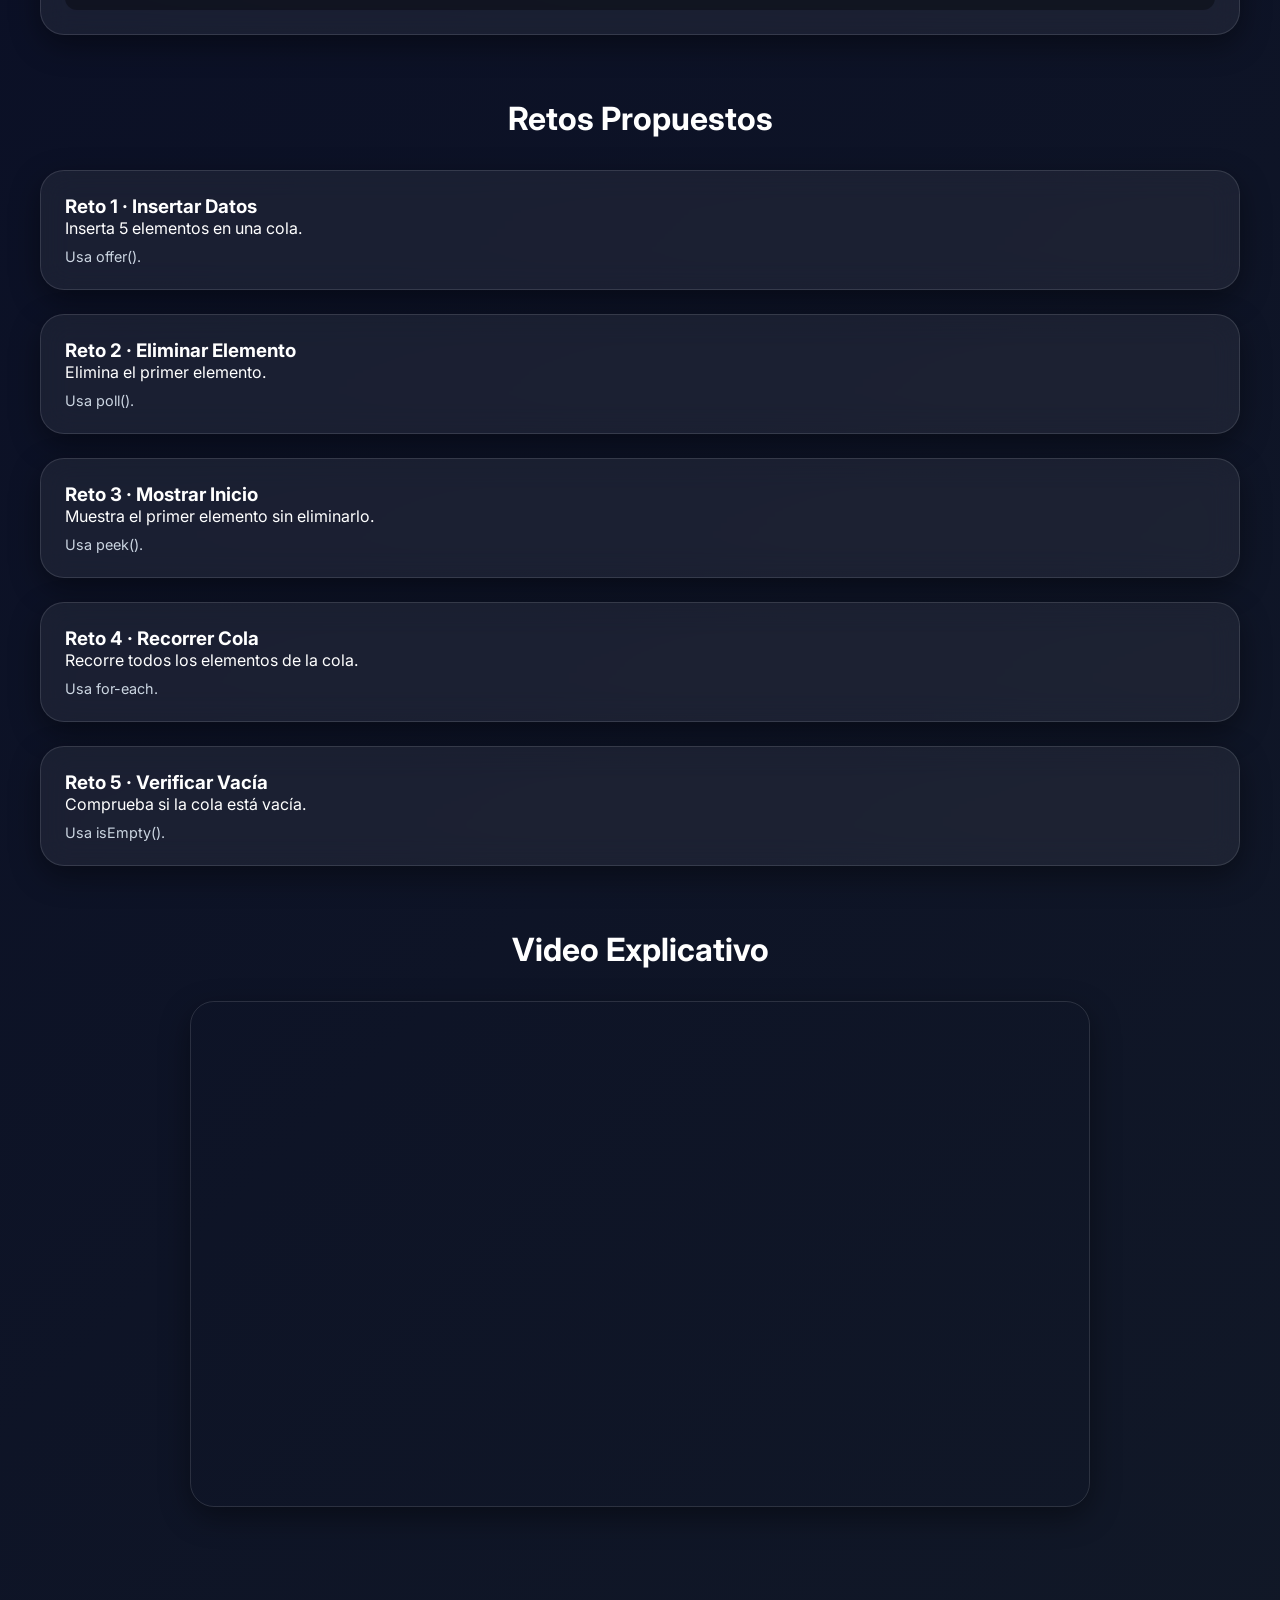
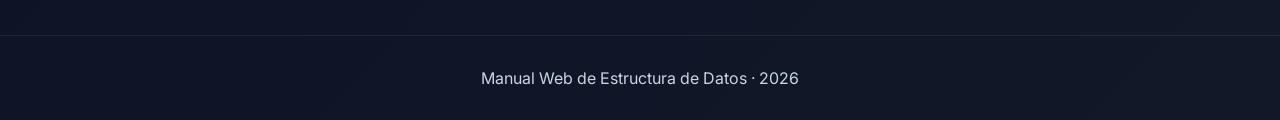
<file: parte-2-manual-estructura-datos/temas/06-colas.html>
<!DOCTYPE html>
<html lang="es">

<head>
<meta charset="UTF-8">
<meta name="viewport" content="width=device-width, initial-scale=1.0">

<title>Colas · Manual Web</title>

<link rel="preconnect" href="https://fonts.googleapis.com">
<link rel="preconnect" href="https://fonts.gstatic.com" crossorigin>
<link href="https://fonts.googleapis.com/css2?family=Inter:wght@400;600;700;800&display=swap" rel="stylesheet">

<link rel="stylesheet" href="../css/styles.css">
</head>

<body>

<div class="background-blur blur-1"></div>
<div class="background-blur blur-2"></div>

<header class="hero small-hero">

    <h1>Colas (Queue)</h1>

    <p>
        Aprende cómo funcionan las colas, el procesamiento FIFO y la gestión de elementos.
    </p>

    <a href="../index.html" class="btn-primary">
        ⬅ Volver al Inicio
    </a>

</header>

<main class="container">

<section class="section">

    <h2>Documentación</h2>

    <div class="glass-box">

        <h3>¿Qué es una Cola?</h3>
        <p>
            Una cola es una estructura de datos que sigue el principio FIFO (First In First Out).
        </p>

        <h3>Características</h3>
        <ul>
            <li>El primero en entrar es el primero en salir.</li>
            <li>Inserción al final.</li>
            <li>Eliminación al inicio.</li>
            <li>Estructura lineal.</li>
        </ul>

        <h3>Casos de Uso</h3>
        <ul>
            <li>Impresoras.</li>
            <li>Sistemas operativos.</li>
            <li>Procesos en espera.</li>
            <li>Atención al cliente.</li>
        </ul>

    </div>

</section>

<section class="section">

    <h2>Ejemplos Resueltos</h2>

    <div class="example-card">
        <div class="example-header">
            <h3>Ejemplo 1 · Crear Cola</h3>
            <button onclick="copyCode(this)">Copiar</button>
        </div>
        <pre><code>Queue&lt;Integer&gt; cola = new LinkedList&lt;&gt;();</code></pre>
    </div>

    <div class="example-card">
        <div class="example-header">
            <h3>Ejemplo 2 · Insertar Elemento</h3>
            <button onclick="copyCode(this)">Copiar</button>
        </div>
        <pre><code>cola.offer(10);</code></pre>
    </div>

    <div class="example-card">
        <div class="example-header">
            <h3>Ejemplo 3 · Eliminar Elemento</h3>
            <button onclick="copyCode(this)">Copiar</button>
        </div>
        <pre><code>cola.poll();</code></pre>
    </div>

    <div class="example-card">
        <div class="example-header">
            <h3>Ejemplo 4 · Ver Primer Elemento</h3>
            <button onclick="copyCode(this)">Copiar</button>
        </div>
        <pre><code>System.out.println(cola.peek());</code></pre>
    </div>

    <div class="example-card">
        <div class="example-header">
            <h3>Ejemplo 5 · Verificar Vacía</h3>
            <button onclick="copyCode(this)">Copiar</button>
        </div>
        <pre><code>System.out.println(cola.isEmpty());</code></pre>
    </div>

    <div class="example-card">
        <div class="example-header">
            <h3>Ejemplo 6 · Tamaño de la Cola</h3>
            <button onclick="copyCode(this)">Copiar</button>
        </div>
        <pre><code>System.out.println(cola.size());</code></pre>
    </div>

    <div class="example-card">
        <div class="example-header">
            <h3>Ejemplo 7 · Recorrer Cola</h3>
            <button onclick="copyCode(this)">Copiar</button>
        </div>
        <pre><code>for (Integer numero : cola) {
    System.out.println(numero);
}</code></pre>
    </div>

    <div class="example-card">
        <div class="example-header">
            <h3>Ejemplo 8 · Limpiar Cola</h3>
            <button onclick="copyCode(this)">Copiar</button>
        </div>
        <pre><code>cola.clear();</code></pre>
    </div>

    <div class="example-card">
        <div class="example-header">
            <h3>Ejemplo 9 · Cola de Strings</h3>
            <button onclick="copyCode(this)">Copiar</button>
        </div>
        <pre><code>Queue&lt;String&gt; nombres = new LinkedList&lt;&gt;();

nombres.offer("Camilo");
nombres.offer("Mauricio");</code></pre>
    </div>

    <div class="example-card">
        <div class="example-header">
            <h3>Ejemplo 10 · Cola Completa</h3>
            <button onclick="copyCode(this)">Copiar</button>
        </div>
        <pre><code>Queue&lt;Integer&gt; cola = new LinkedList&lt;&gt;();

cola.offer(1);
cola.offer(2);

System.out.println(cola.poll());</code></pre>
    </div>

</section>

<section class="section">

    <h2>Retos Propuestos</h2>

    <div class="challenge-card">
        <h3>Reto 1 · Insertar Datos</h3>
        <p>Inserta 5 elementos en una cola.</p>
        <div class="tip">Usa offer().</div>
    </div>

    <div class="challenge-card">
        <h3>Reto 2 · Eliminar Elemento</h3>
        <p>Elimina el primer elemento.</p>
        <div class="tip">Usa poll().</div>
    </div>

    <div class="challenge-card">
        <h3>Reto 3 · Mostrar Inicio</h3>
        <p>Muestra el primer elemento sin eliminarlo.</p>
        <div class="tip">Usa peek().</div>
    </div>

    <div class="challenge-card">
        <h3>Reto 4 · Recorrer Cola</h3>
        <p>Recorre todos los elementos de la cola.</p>
        <div class="tip">Usa for-each.</div>
    </div>

    <div class="challenge-card">
        <h3>Reto 5 · Verificar Vacía</h3>
        <p>Comprueba si la cola está vacía.</p>
        <div class="tip">Usa isEmpty().</div>
    </div>

</section>

<section class="section">

    <h2>Video Explicativo</h2>

    <div class="video-container">

        <iframe
        src="https://www.youtube.com/embed/hC2oesghp4o"
        title="Colas en Java"
        loading="lazy"
        allowfullscreen>
        </iframe>

    </div>

</section>

</main>

<footer class="footer">
    <p>Manual Web de Estructura de Datos · 2026</p>
</footer>

<script src="../js/main.js"></script>

</body>
</html>
</file>
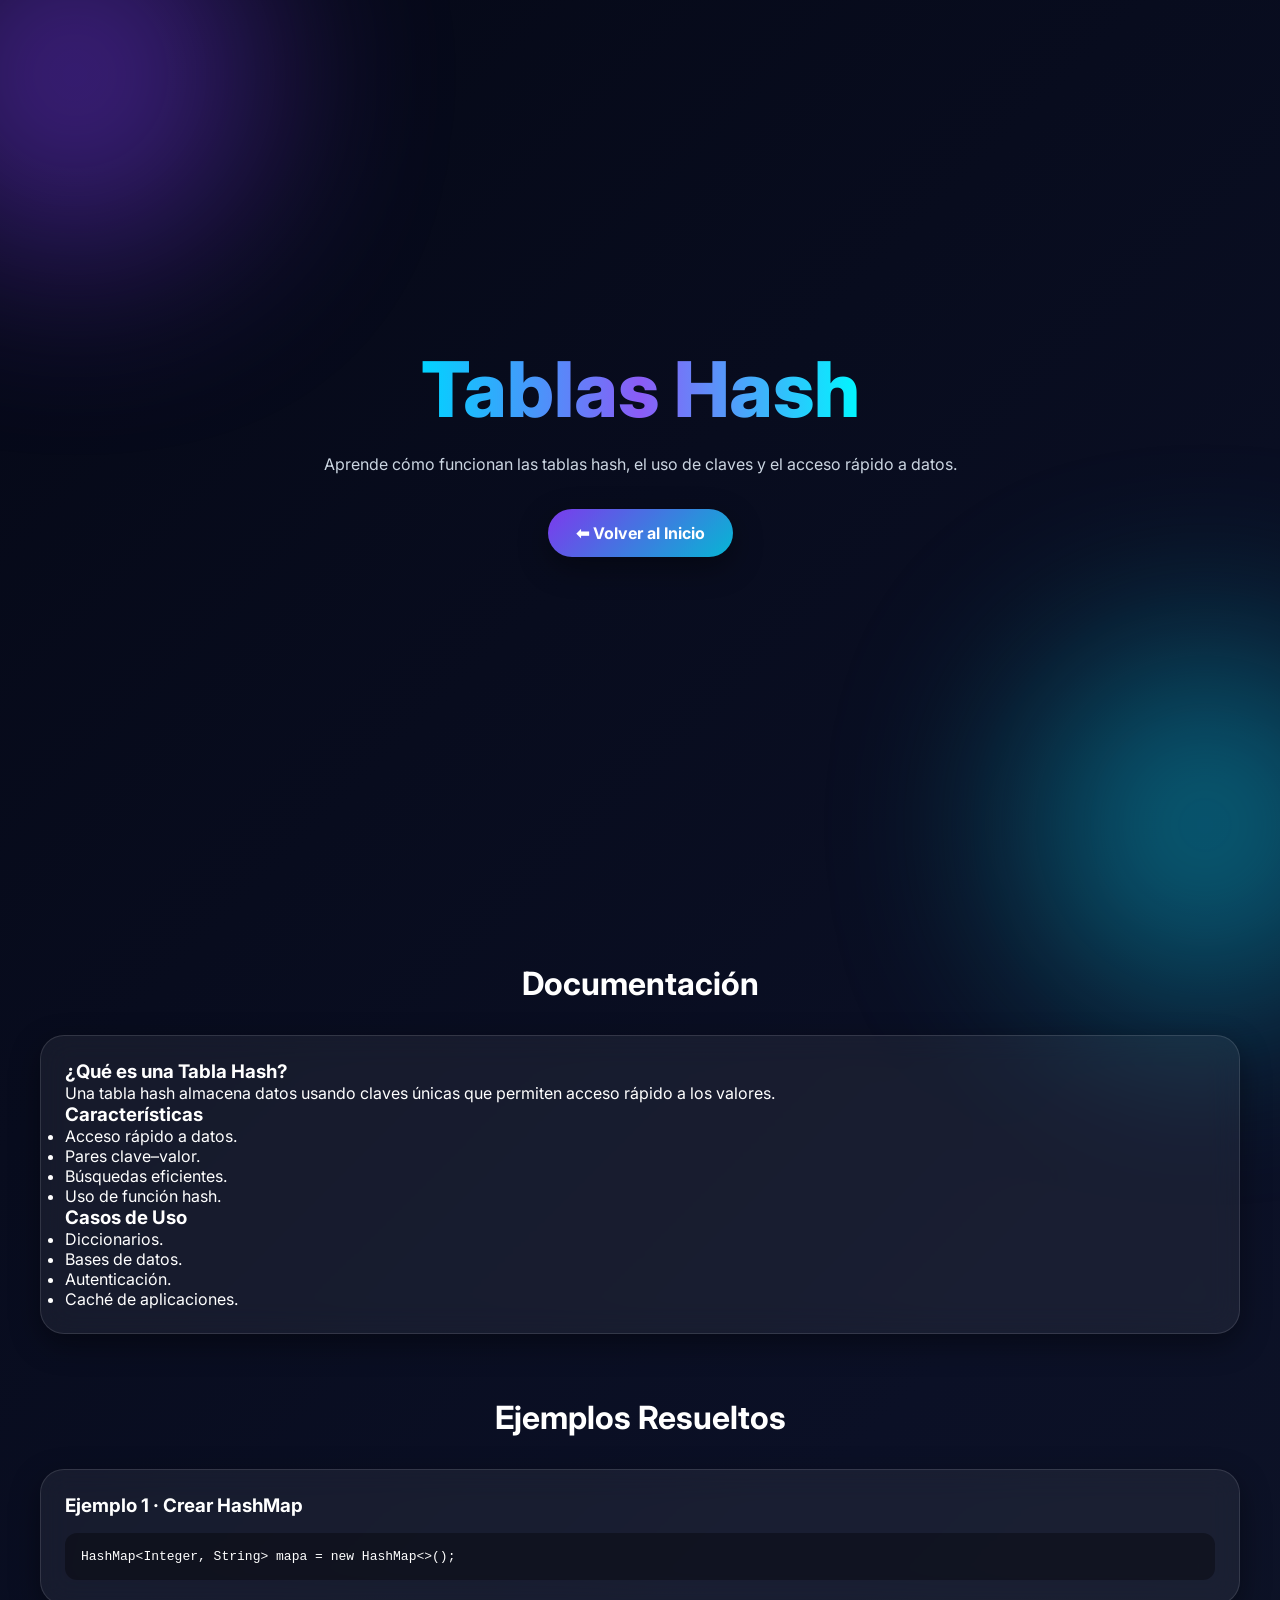
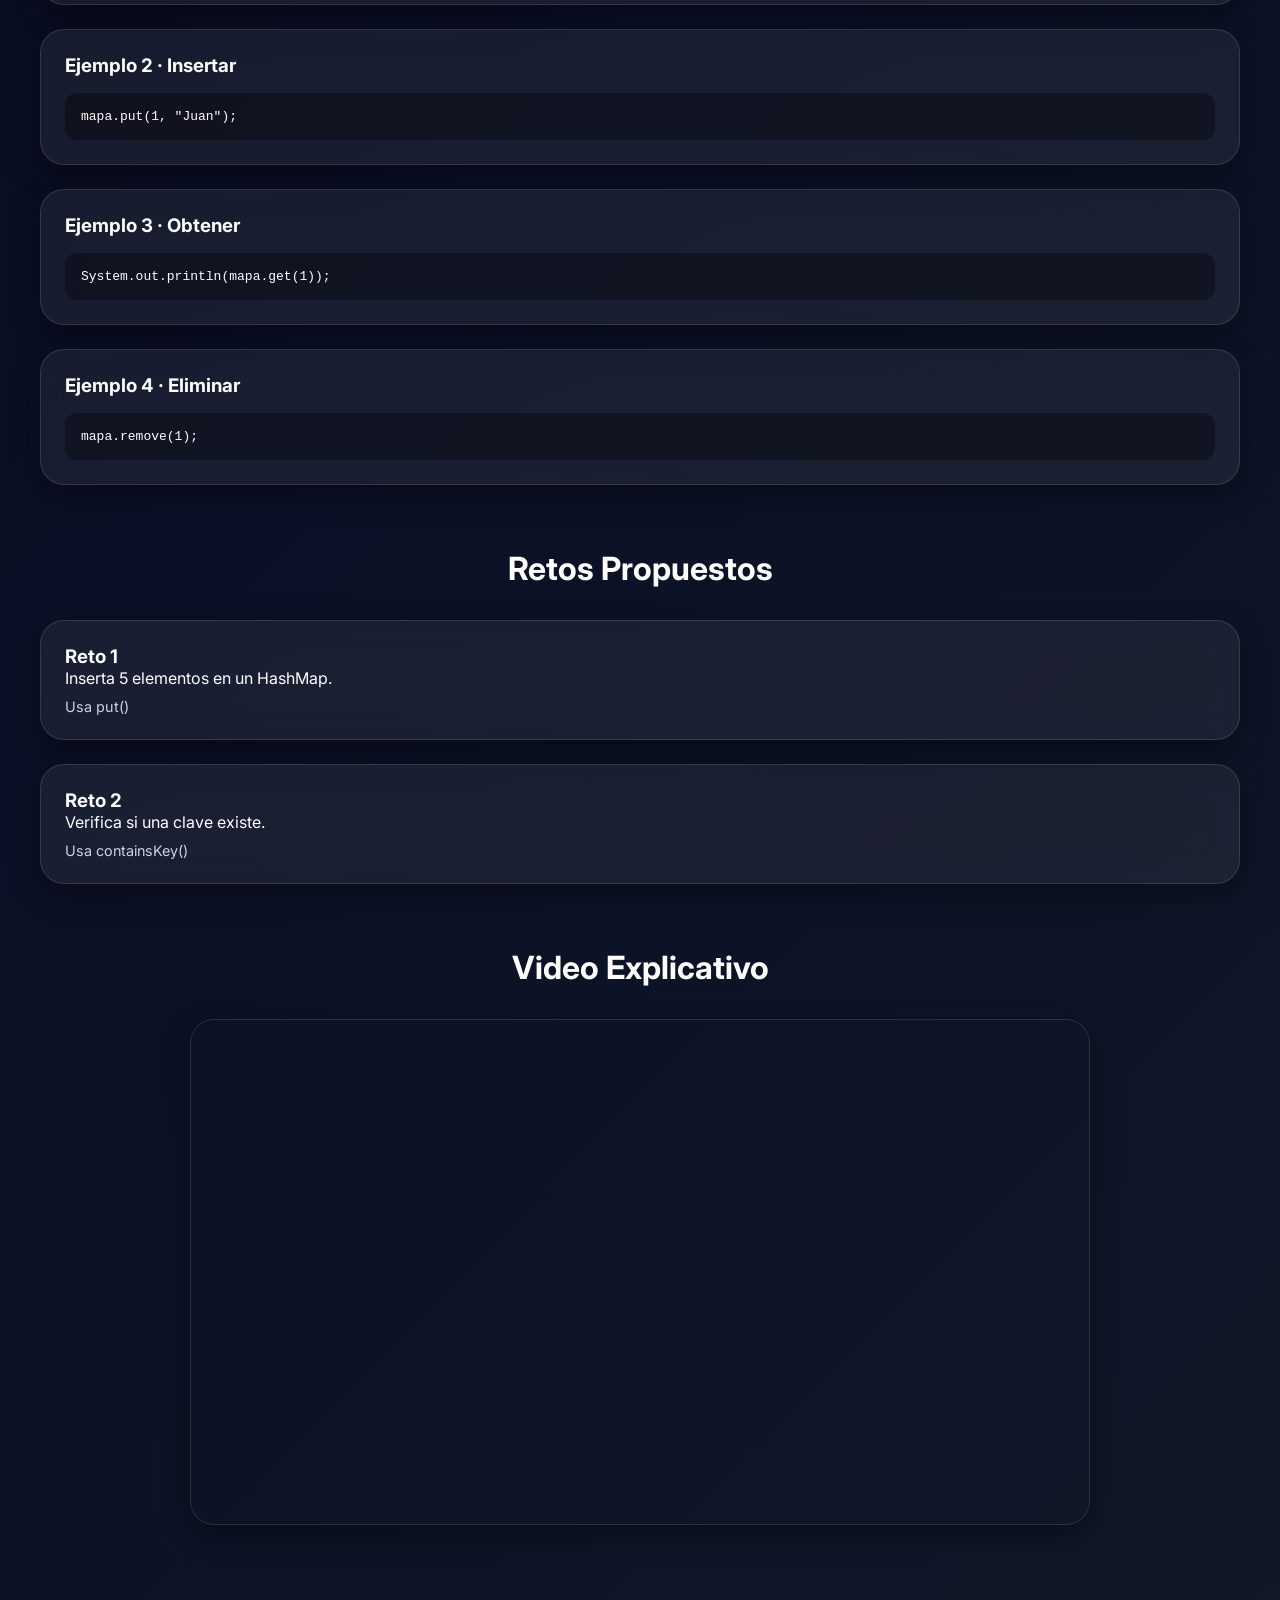
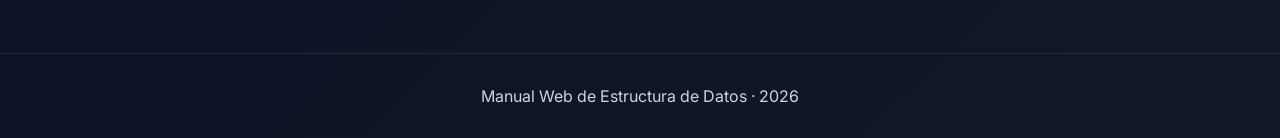
<file: parte-2-manual-estructura-datos/temas/07.tablas-hash.html>
<!DOCTYPE html>
<html lang="es">

<head>
<meta charset="UTF-8">
<meta name="viewport" content="width=device-width, initial-scale=1.0">

<title>Tablas Hash · Manual Web</title>

<link rel="preconnect" href="https://fonts.googleapis.com">
<link rel="preconnect" href="https://fonts.gstatic.com" crossorigin>
<link href="https://fonts.googleapis.com/css2?family=Inter:wght@400;600;700;800&display=swap" rel="stylesheet">

<link rel="stylesheet" href="../css/styles.css">
</head>

<body>

<div class="background-blur blur-1"></div>
<div class="background-blur blur-2"></div>

<header class="hero">

    <h1>Tablas Hash</h1>

    <p>
        Aprende cómo funcionan las tablas hash, el uso de claves y el acceso rápido a datos.
    </p>

    <a href="../index.html" class="btn-primary">
        ⬅ Volver al Inicio
    </a>

</header>

<main class="container">

<section class="section">

    <h2>Documentación</h2>

    <div class="glass-box">

        <h3>¿Qué es una Tabla Hash?</h3>
        <p>
            Una tabla hash almacena datos usando claves únicas que permiten acceso rápido a los valores.
        </p>

        <h3>Características</h3>
        <ul>
            <li>Acceso rápido a datos.</li>
            <li>Pares clave–valor.</li>
            <li>Búsquedas eficientes.</li>
            <li>Uso de función hash.</li>
        </ul>

        <h3>Casos de Uso</h3>
        <ul>
            <li>Diccionarios.</li>
            <li>Bases de datos.</li>
            <li>Autenticación.</li>
            <li>Caché de aplicaciones.</li>
        </ul>

    </div>

</section>

<section class="section">

    <h2>Ejemplos Resueltos</h2>

    <div class="example-card">

        <div class="example-header">
            <h3>Ejemplo 1 · Crear HashMap</h3>
        </div>

        <pre><code>HashMap&lt;Integer, String&gt; mapa = new HashMap&lt;&gt;();</code></pre>
    </div>

    <div class="example-card">
        <div class="example-header">
            <h3>Ejemplo 2 · Insertar</h3>
        </div>
        <pre><code>mapa.put(1, "Juan");</code></pre>
    </div>

    <div class="example-card">
        <div class="example-header">
            <h3>Ejemplo 3 · Obtener</h3>
        </div>
        <pre><code>System.out.println(mapa.get(1));</code></pre>
    </div>

    <div class="example-card">
        <div class="example-header">
            <h3>Ejemplo 4 · Eliminar</h3>
        </div>
        <pre><code>mapa.remove(1);</code></pre>
    </div>

</section>

<section class="section">

    <h2>Retos Propuestos</h2>

    <div class="challenge-card">
        <h3>Reto 1</h3>
        <p>Inserta 5 elementos en un HashMap.</p>
        <div class="tip">Usa put()</div>
    </div>

    <div class="challenge-card">
        <h3>Reto 2</h3>
        <p>Verifica si una clave existe.</p>
        <div class="tip">Usa containsKey()</div>
    </div>

</section>

<section class="section">

    <h2>Video Explicativo</h2>

    <div class="video-container">
        <iframe
        src="https://www.youtube.com/embed/0x3HMwYU5iw"
        title="Tablas Hash"
        allowfullscreen>
        </iframe>
    </div>

</section>

</main>

<footer class="footer">
    <p>Manual Web de Estructura de Datos · 2026</p>
</footer>

</body>
</html>
</file>
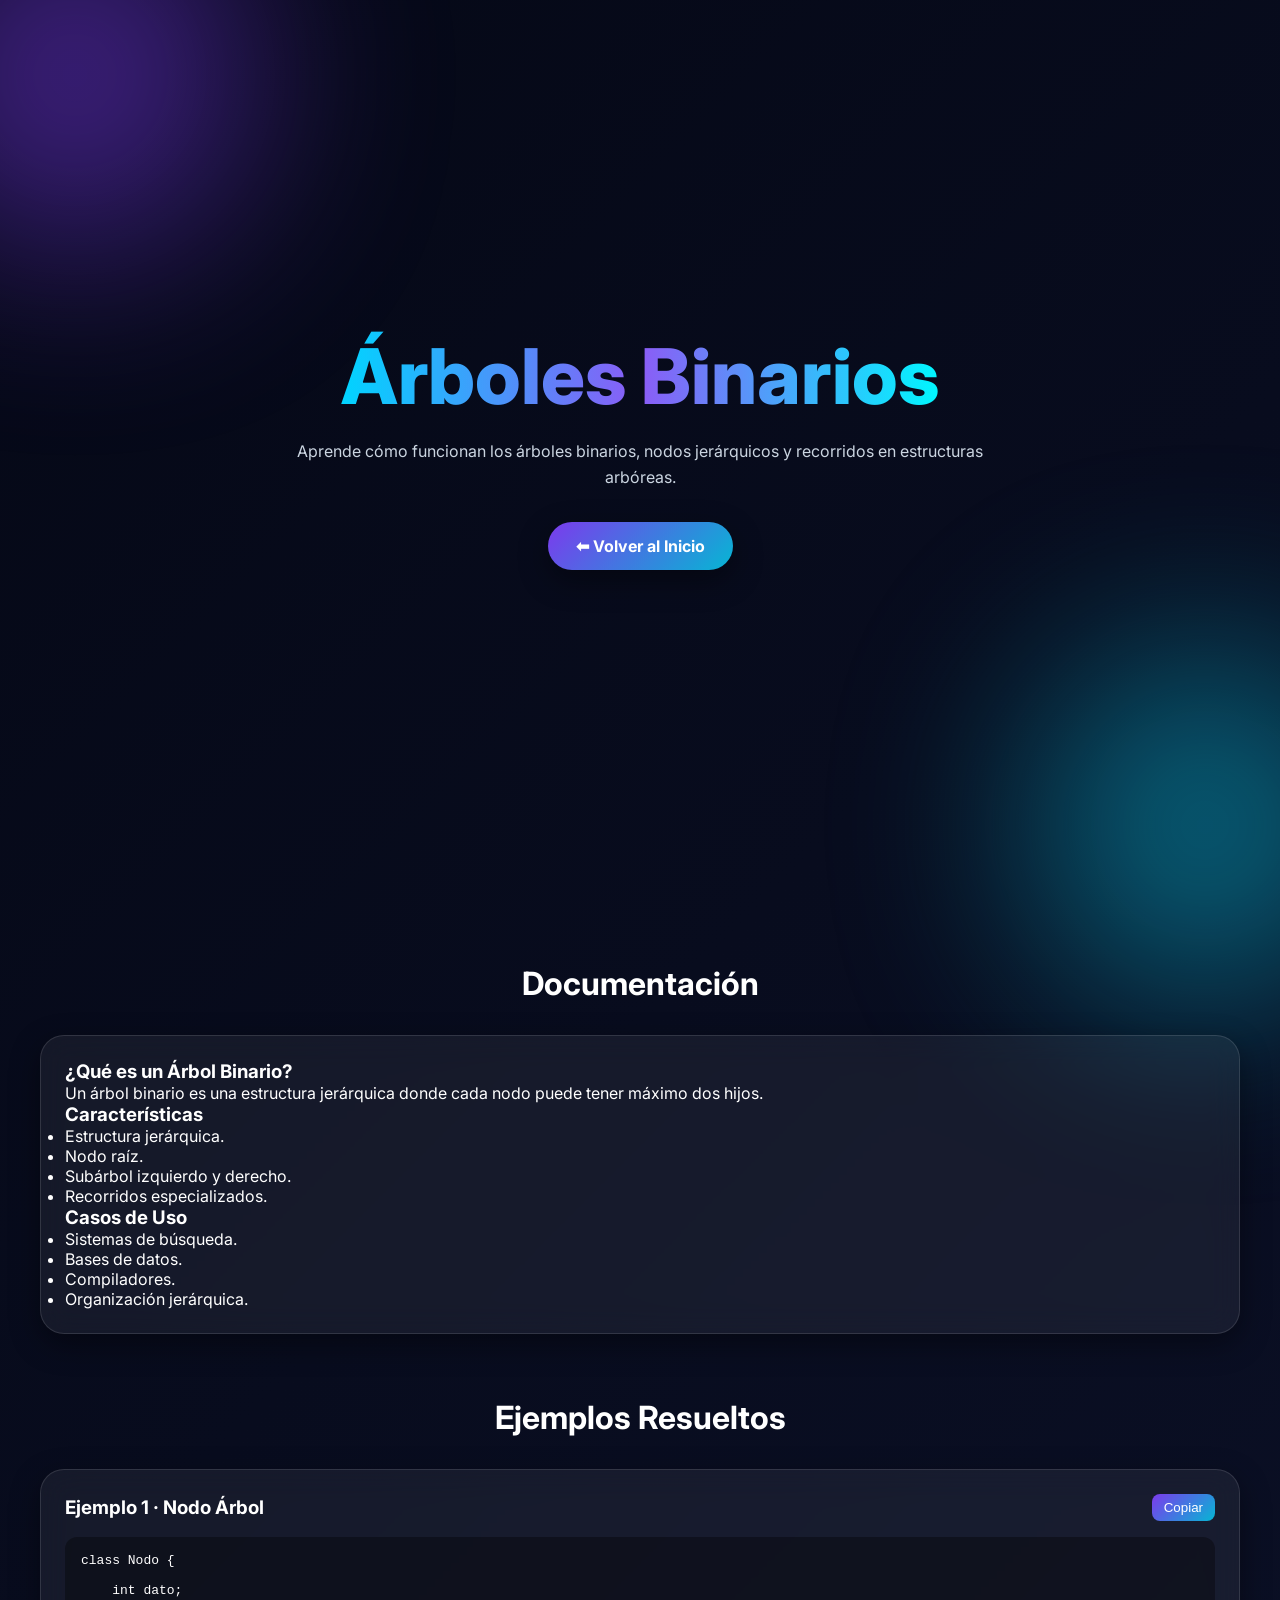
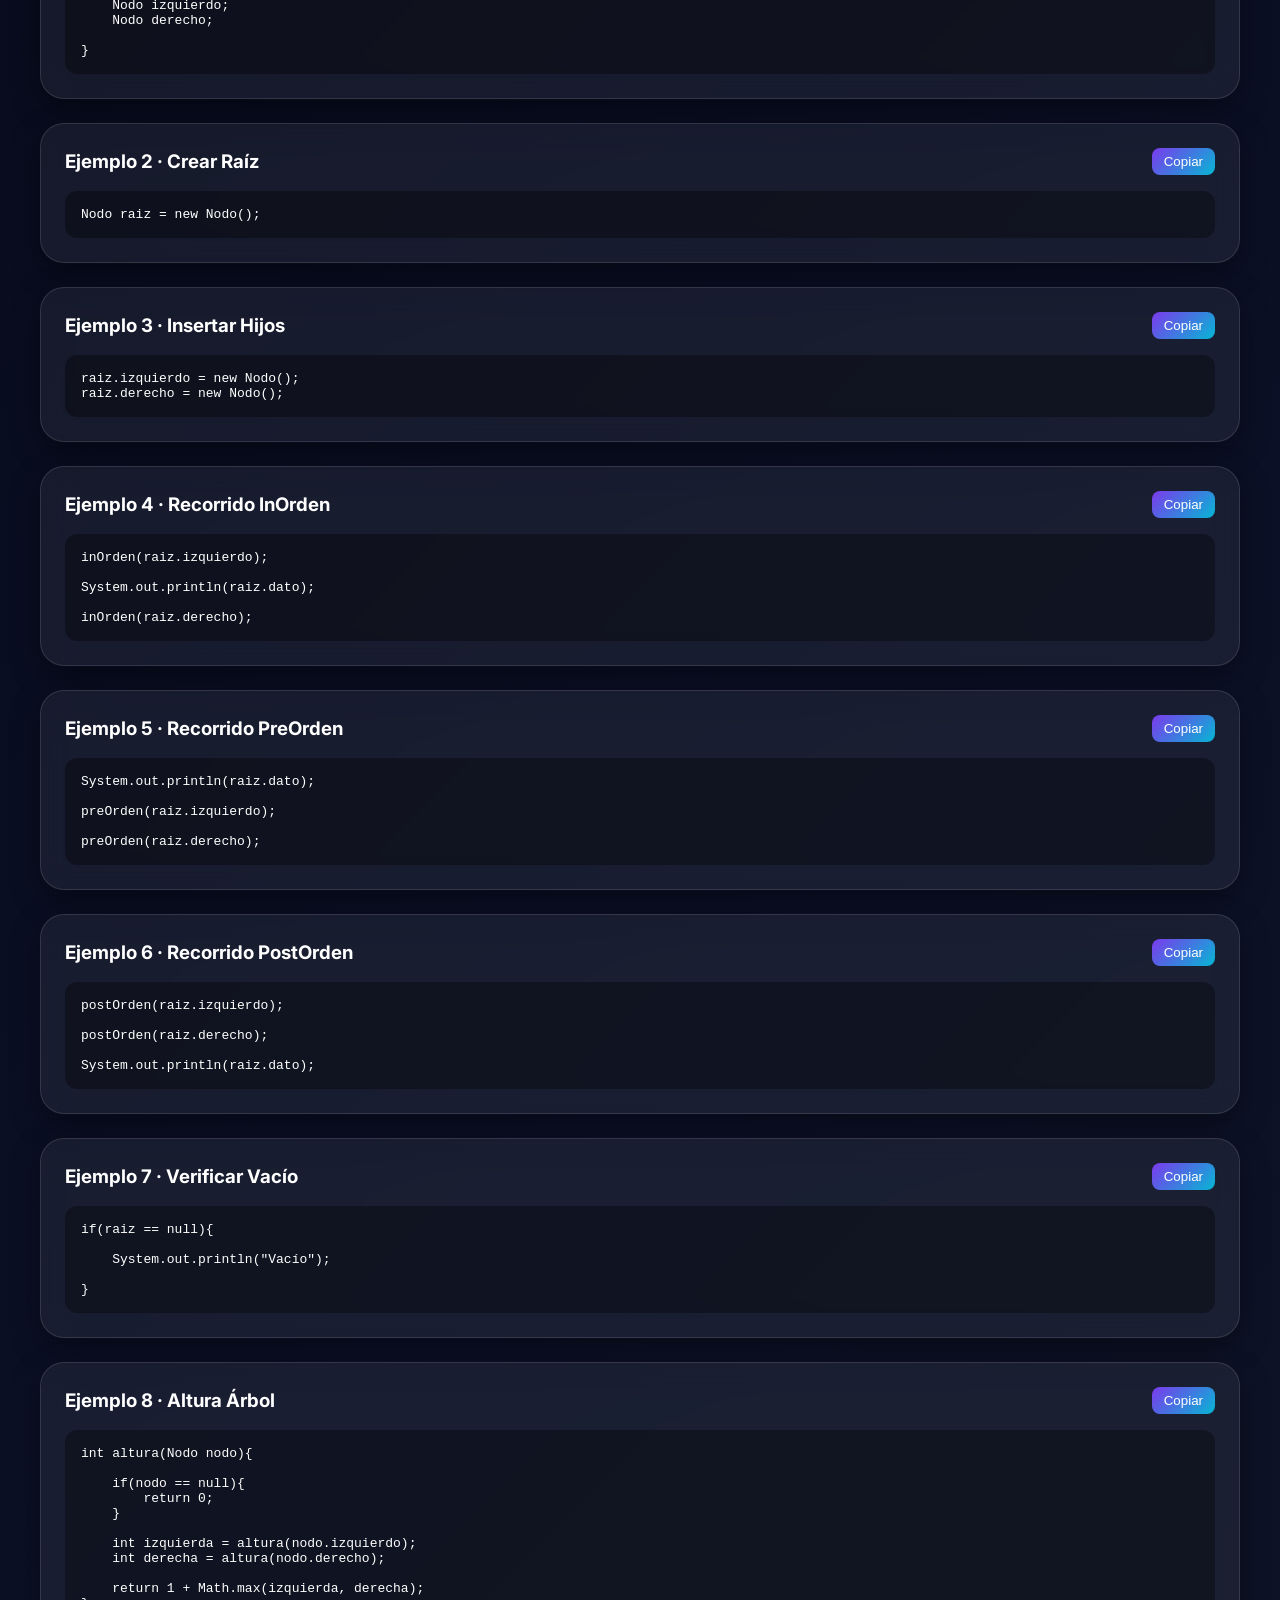
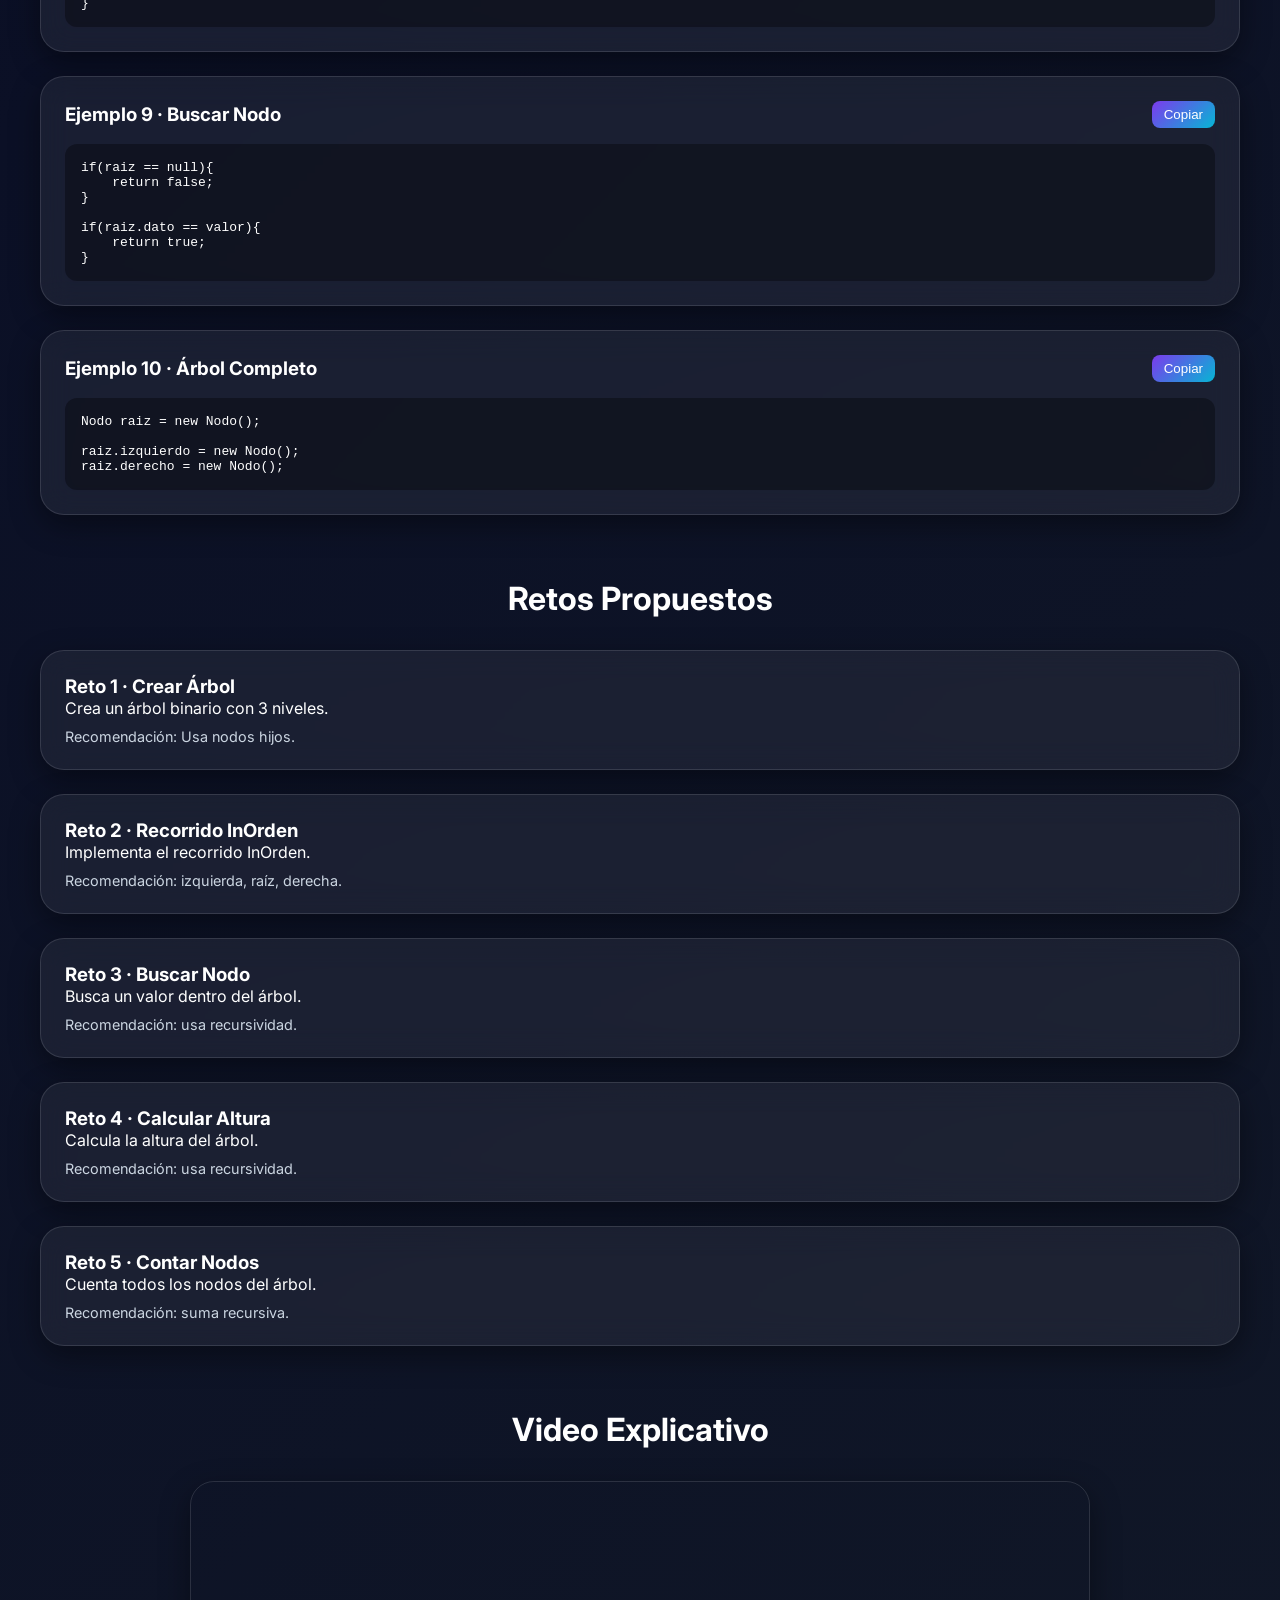
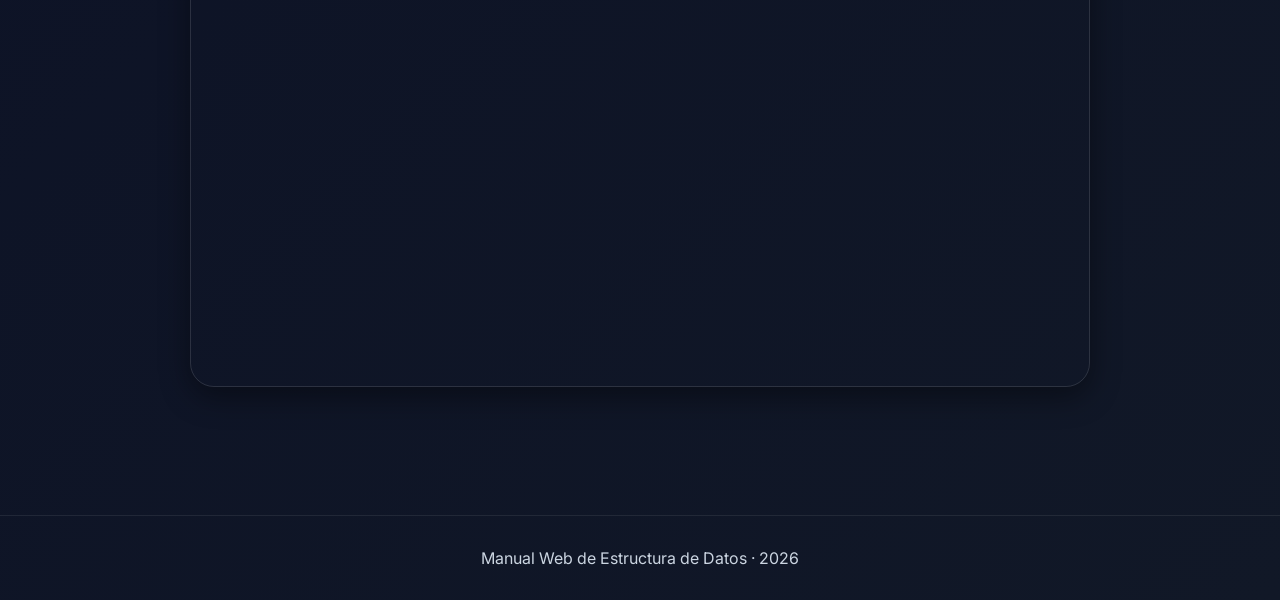
<file: parte-2-manual-estructura-datos/temas/08-arboles-binarios.html>
<!DOCTYPE html>
<html lang="es">

<head>
<meta charset="UTF-8">
<meta name="viewport" content="width=device-width, initial-scale=1.0">

<title>Árboles Binarios · Manual Web</title>

<link rel="preconnect" href="https://fonts.googleapis.com">
<link rel="preconnect" href="https://fonts.gstatic.com" crossorigin>

<link href="https://fonts.googleapis.com/css2?family=Inter:wght@400;600;700;800&display=swap" rel="stylesheet">

<link rel="stylesheet" href="../css/styles.css">
</head>

<body>

<div class="background-blur blur-1" aria-hidden="true"></div>
<div class="background-blur blur-2" aria-hidden="true"></div>


<header class="hero small-hero">

    <h1>Árboles Binarios</h1>

    <p>
    Aprende cómo funcionan los árboles binarios, nodos jerárquicos y recorridos en estructuras arbóreas.
    </p>

    <a href="../index.html" class="btn-primary">
    ⬅ Volver al Inicio
    </a>

</header>


<main class="container">


<section class="section" aria-labelledby="doc-titulo">

<h2 id="doc-titulo">Documentación</h2>

<div class="glass-box">

<h3>¿Qué es un Árbol Binario?</h3>

<p>
Un árbol binario es una estructura jerárquica donde cada nodo puede tener máximo dos hijos.
</p>

<h3>Características</h3>

<ul>
<li>Estructura jerárquica.</li>
<li>Nodo raíz.</li>
<li>Subárbol izquierdo y derecho.</li>
<li>Recorridos especializados.</li>
</ul>

<h3>Casos de Uso</h3>

<ul>
<li>Sistemas de búsqueda.</li>
<li>Bases de datos.</li>
<li>Compiladores.</li>
<li>Organización jerárquica.</li>
</ul>

</div>

</section>


<section class="section" aria-labelledby="ejemplos-titulo">

<h2 id="ejemplos-titulo">Ejemplos Resueltos</h2>

<div class="example-card">

<div class="example-header">
<h3>Ejemplo 1 · Nodo Árbol</h3>
<button onclick="copyCode(this)" aria-label="Copiar código del Ejemplo 1">Copiar</button>
</div>

<pre><code>class Nodo {

    int dato;
    Nodo izquierdo;
    Nodo derecho;

}</code></pre>

</div>


<div class="example-card">

<div class="example-header">
<h3>Ejemplo 2 · Crear Raíz</h3>
<button onclick="copyCode(this)" aria-label="Copiar código del Ejemplo 2">Copiar</button>
</div>

<pre><code>Nodo raiz = new Nodo();</code></pre>

</div>


<div class="example-card">

<div class="example-header">
<h3>Ejemplo 3 · Insertar Hijos</h3>
<button onclick="copyCode(this)" aria-label="Copiar código del Ejemplo 3">Copiar</button>
</div>

<pre><code>raiz.izquierdo = new Nodo();
raiz.derecho = new Nodo();</code></pre>

</div>


<div class="example-card">

<div class="example-header">
<h3>Ejemplo 4 · Recorrido InOrden</h3>
<button onclick="copyCode(this)" aria-label="Copiar código del Ejemplo 4">Copiar</button>
</div>

<pre><code>inOrden(raiz.izquierdo);

System.out.println(raiz.dato);

inOrden(raiz.derecho);</code></pre>

</div>


<div class="example-card">

<div class="example-header">
<h3>Ejemplo 5 · Recorrido PreOrden</h3>
<button onclick="copyCode(this)" aria-label="Copiar código del Ejemplo 5">Copiar</button>
</div>

<pre><code>System.out.println(raiz.dato);

preOrden(raiz.izquierdo);

preOrden(raiz.derecho);</code></pre>

</div>


<div class="example-card">

<div class="example-header">
<h3>Ejemplo 6 · Recorrido PostOrden</h3>
<button onclick="copyCode(this)" aria-label="Copiar código del Ejemplo 6">Copiar</button>
</div>

<pre><code>postOrden(raiz.izquierdo);

postOrden(raiz.derecho);

System.out.println(raiz.dato);</code></pre>

</div>


<div class="example-card">

<div class="example-header">
<h3>Ejemplo 7 · Verificar Vacío</h3>
<button onclick="copyCode(this)" aria-label="Copiar código del Ejemplo 7">Copiar</button>
</div>

<pre><code>if(raiz == null){

    System.out.println("Vacío");

}</code></pre>

</div>


<div class="example-card">

<div class="example-header">
<h3>Ejemplo 8 · Altura Árbol</h3>
<button onclick="copyCode(this)" aria-label="Copiar código del Ejemplo 8">Copiar</button>
</div>

<pre><code>int altura(Nodo nodo){

    if(nodo == null){
        return 0;
    }

    int izquierda = altura(nodo.izquierdo);
    int derecha = altura(nodo.derecho);

    return 1 + Math.max(izquierda, derecha);
}</code></pre>

</div>


<div class="example-card">

<div class="example-header">
<h3>Ejemplo 9 · Buscar Nodo</h3>
<button onclick="copyCode(this)" aria-label="Copiar código del Ejemplo 9">Copiar</button>
</div>

<pre><code>if(raiz == null){
    return false;
}

if(raiz.dato == valor){
    return true;
}</code></pre>

</div>


<div class="example-card">

<div class="example-header">
<h3>Ejemplo 10 · Árbol Completo</h3>
<button onclick="copyCode(this)" aria-label="Copiar código del Ejemplo 10">Copiar</button>
</div>

<pre><code>Nodo raiz = new Nodo();

raiz.izquierdo = new Nodo();
raiz.derecho = new Nodo();</code></pre>

</div>

</section>


<section class="section" aria-labelledby="retos-titulo">

<h2 id="retos-titulo">Retos Propuestos</h2>

<div class="challenge-card">

<h3>Reto 1 · Crear Árbol</h3>
<p>Crea un árbol binario con 3 niveles.</p>
<div class="tip">Recomendación: Usa nodos hijos.</div>

</div>

<div class="challenge-card">

<h3>Reto 2 · Recorrido InOrden</h3>
<p>Implementa el recorrido InOrden.</p>
<div class="tip">Recomendación: izquierda, raíz, derecha.</div>

</div>

<div class="challenge-card">

<h3>Reto 3 · Buscar Nodo</h3>
<p>Busca un valor dentro del árbol.</p>
<div class="tip">Recomendación: usa recursividad.</div>

</div>

<div class="challenge-card">

<h3>Reto 4 · Calcular Altura</h3>
<p>Calcula la altura del árbol.</p>
<div class="tip">Recomendación: usa recursividad.</div>

</div>

<div class="challenge-card">

<h3>Reto 5 · Contar Nodos</h3>
<p>Cuenta todos los nodos del árbol.</p>
<div class="tip">Recomendación: suma recursiva.</div>

</div>

</section>


<section class="section" aria-labelledby="video-titulo">

<h2 id="video-titulo">Video Explicativo</h2>

<div class="video-container">

<iframe
src="https://www.youtube.com/embed/Ypdzn-BDPgA"
title="Árboles Binarios"
loading="lazy"
allowfullscreen>
</iframe>

</div>

</section>

</main>


<footer class="footer">

<p>
Manual Web de Estructura de Datos · 2026
</p>

</footer>

<script src="../js/main.js"></script>

</body>
</html>
</file>
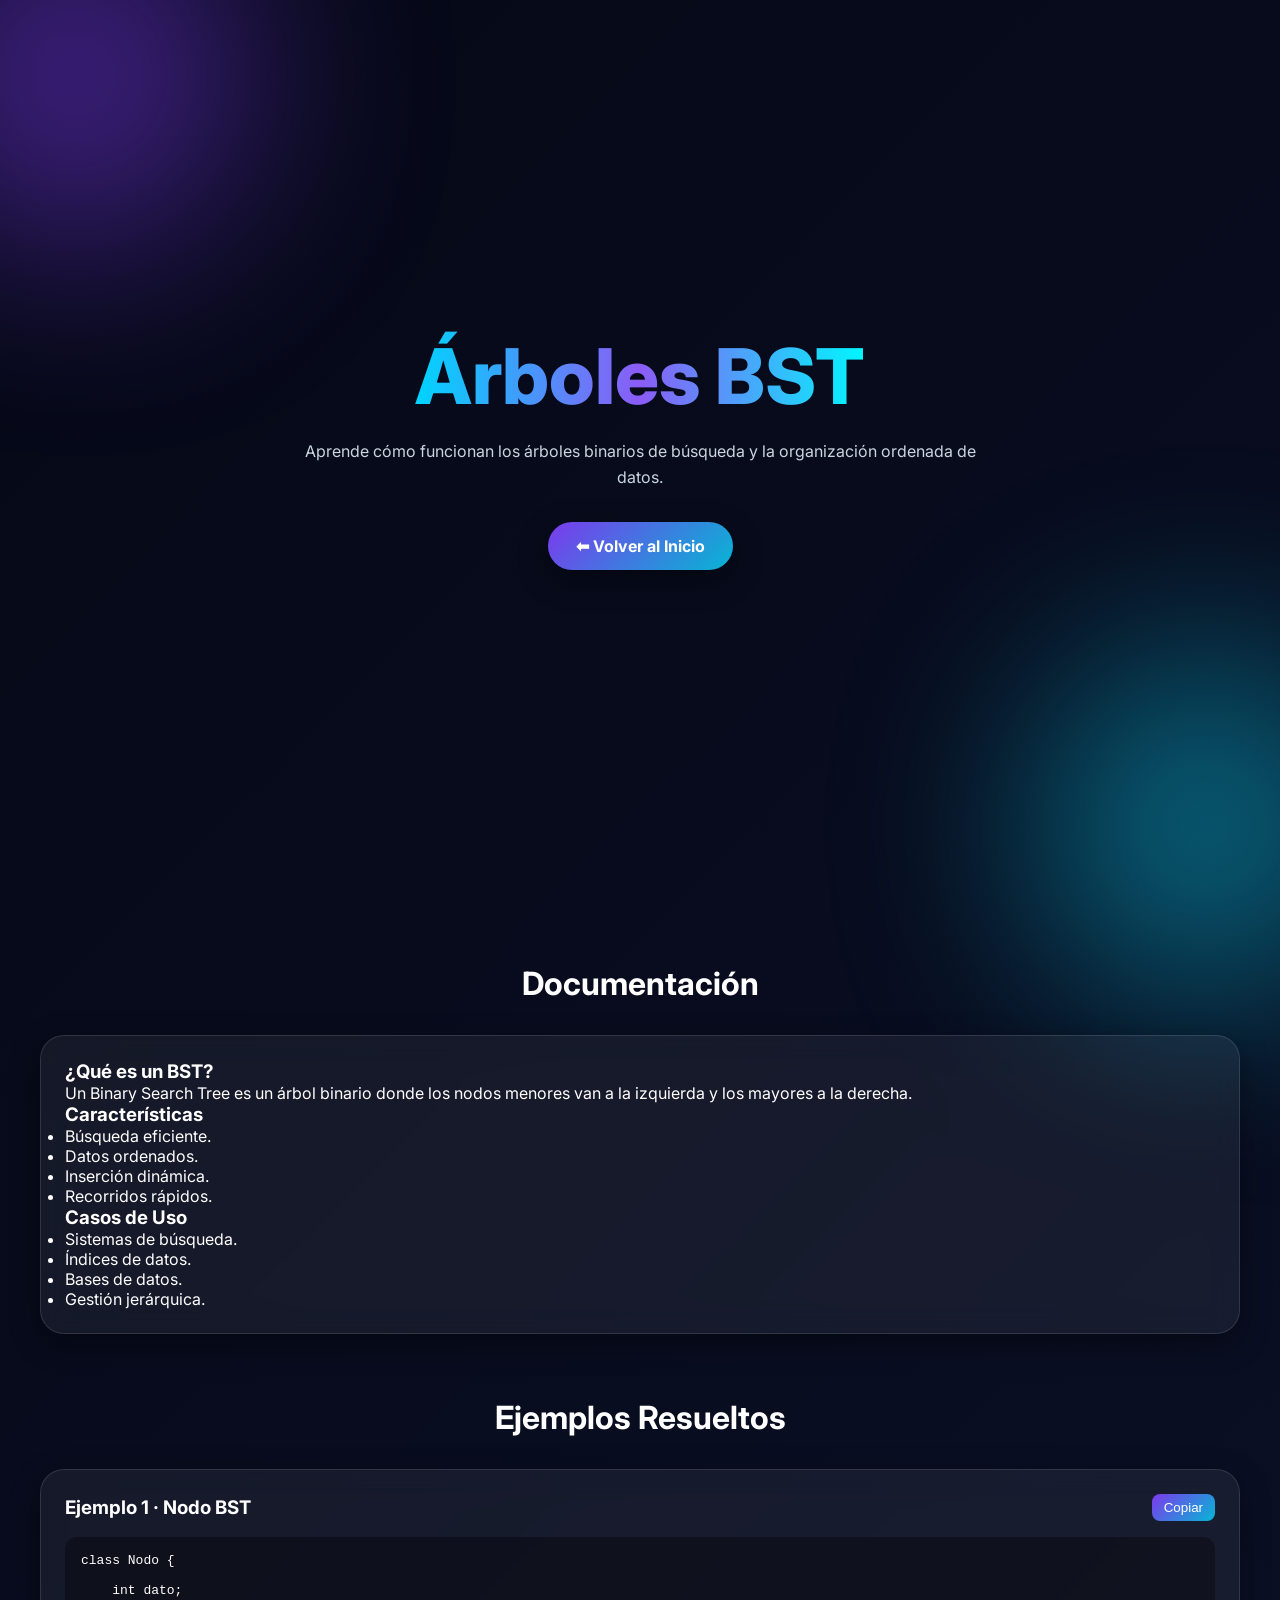
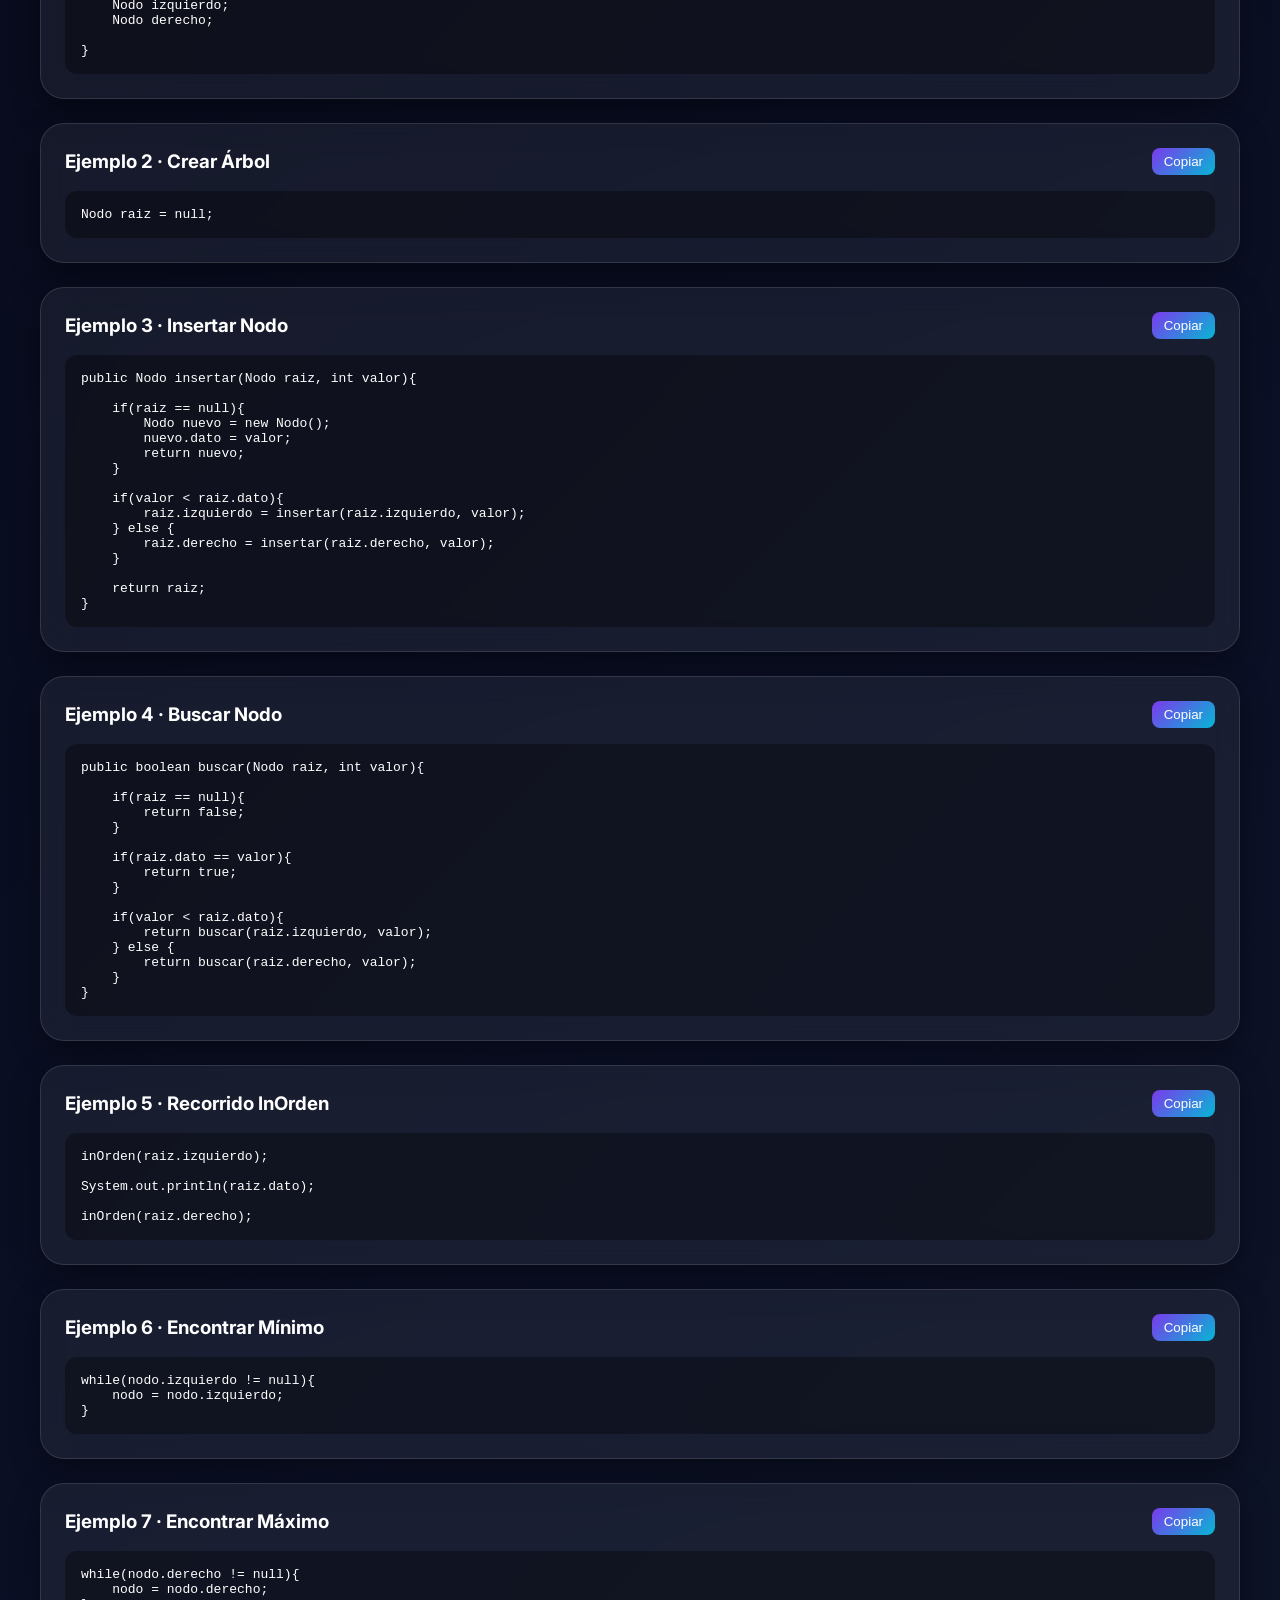
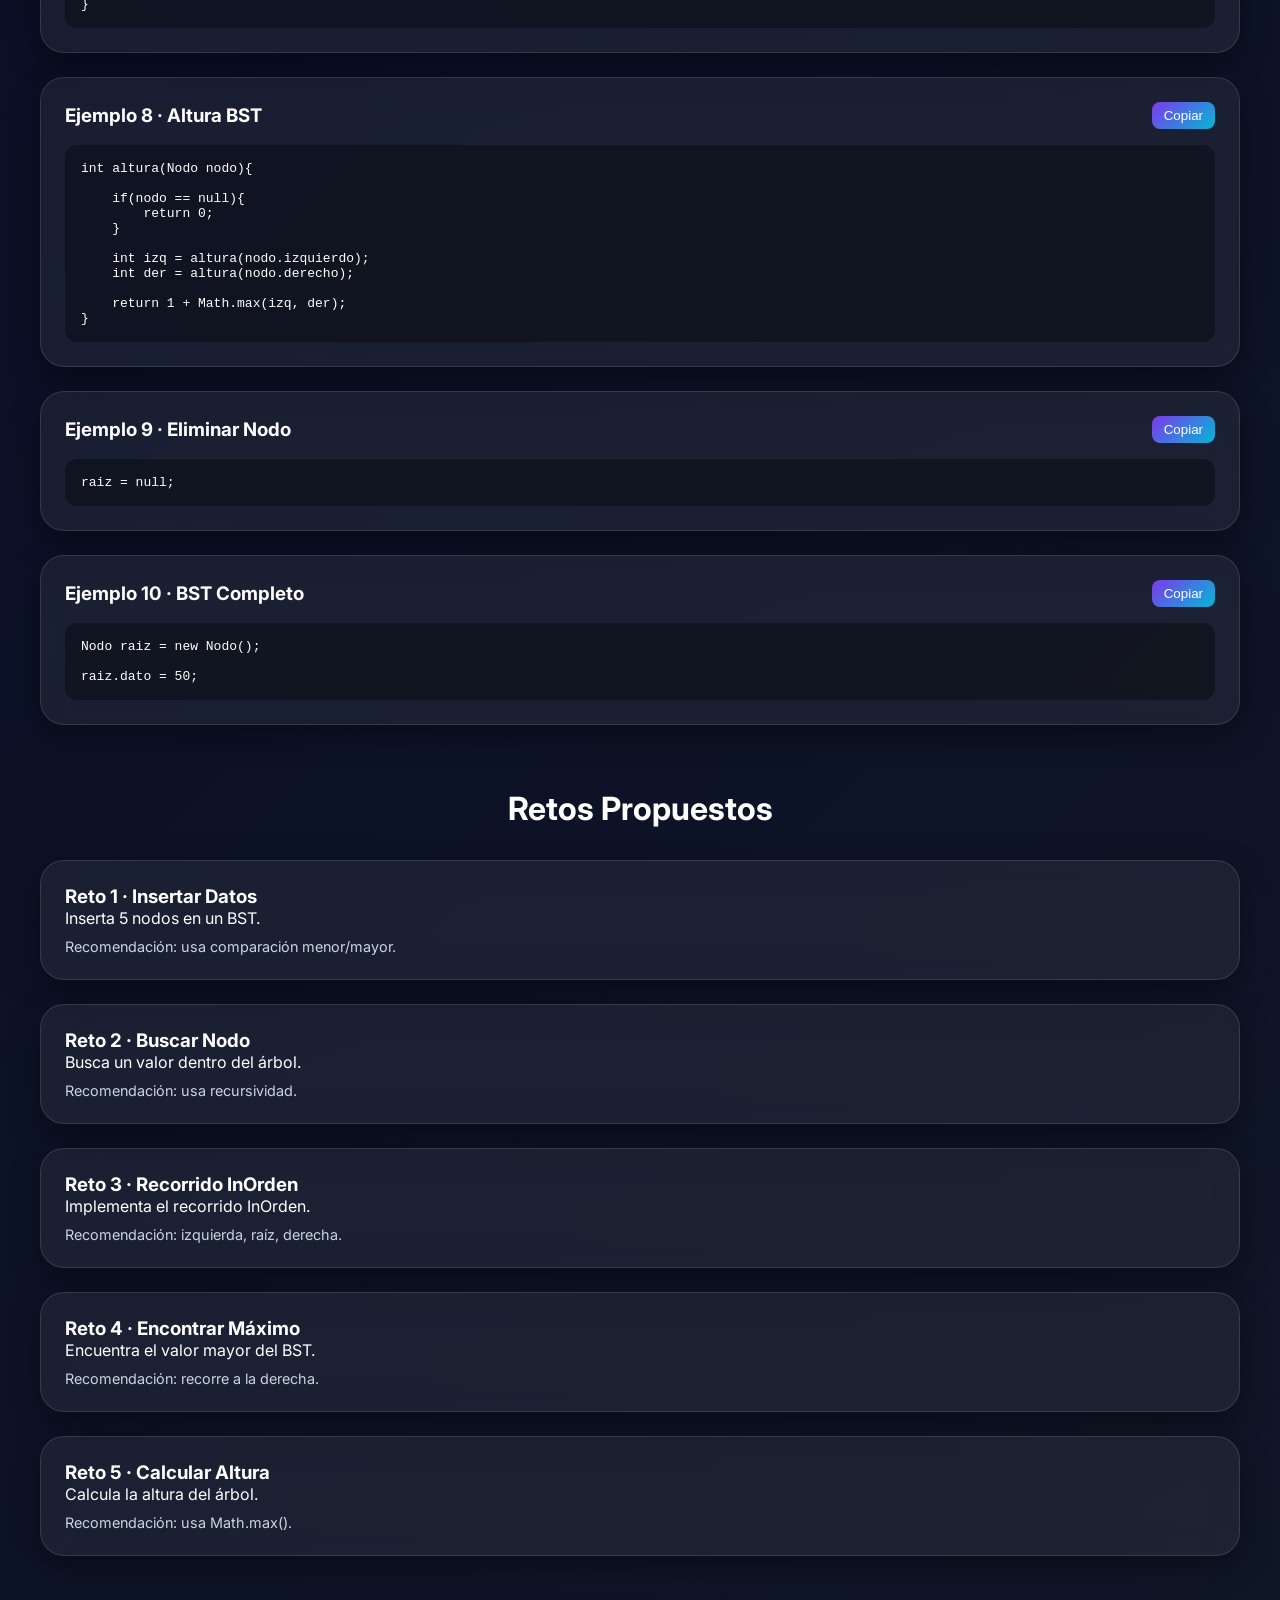
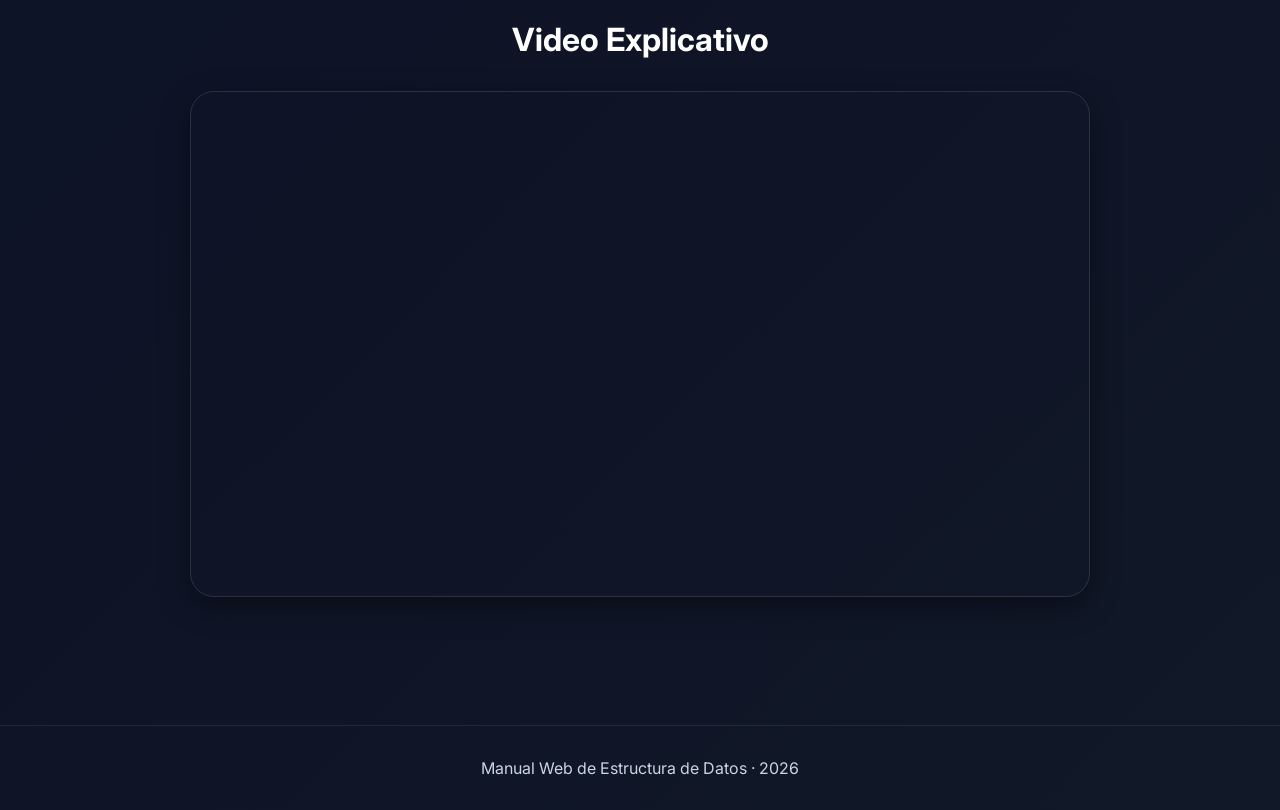
<file: parte-2-manual-estructura-datos/temas/09-bst.html>
<!DOCTYPE html>
<html lang="es">

<head>
<meta charset="UTF-8">
<meta name="viewport" content="width=device-width, initial-scale=1.0">

<title>BST · Manual Web</title>

<link rel="preconnect" href="https://fonts.googleapis.com">
<link rel="preconnect" href="https://fonts.gstatic.com" crossorigin>

<link href="https://fonts.googleapis.com/css2?family=Inter:wght@400;600;700;800&display=swap" rel="stylesheet">

<link rel="stylesheet" href="../css/styles.css">
</head>

<body>

<div class="background-blur blur-1"></div>
<div class="background-blur blur-2"></div>


<header class="hero small-hero">

    <h1>Árboles BST</h1>

    <p>
    Aprende cómo funcionan los árboles binarios de búsqueda y la organización ordenada de datos.
    </p>

    <a href="../index.html" class="btn-primary">
    ⬅ Volver al Inicio
    </a>

</header>


<main class="container">


<section class="section">

<h2>Documentación</h2>

<div class="glass-box">

<h3>¿Qué es un BST?</h3>

<p>
Un Binary Search Tree es un árbol binario donde los nodos menores van a la izquierda y los mayores a la derecha.
</p>

<h3>Características</h3>

<ul>
<li>Búsqueda eficiente.</li>
<li>Datos ordenados.</li>
<li>Inserción dinámica.</li>
<li>Recorridos rápidos.</li>
</ul>

<h3>Casos de Uso</h3>

<ul>
<li>Sistemas de búsqueda.</li>
<li>Índices de datos.</li>
<li>Bases de datos.</li>
<li>Gestión jerárquica.</li>
</ul>

</div>

</section>


<section class="section">

<h2>Ejemplos Resueltos</h2>

<div class="example-card">

<div class="example-header">
<h3>Ejemplo 1 · Nodo BST</h3>
<button onclick="copyCode(this)">Copiar</button>
</div>

<pre><code>class Nodo {

    int dato;
    Nodo izquierdo;
    Nodo derecho;

}</code></pre>

</div>


<div class="example-card">

<div class="example-header">
<h3>Ejemplo 2 · Crear Árbol</h3>
<button onclick="copyCode(this)">Copiar</button>
</div>

<pre><code>Nodo raiz = null;</code></pre>

</div>


<div class="example-card">

<div class="example-header">
<h3>Ejemplo 3 · Insertar Nodo</h3>
<button onclick="copyCode(this)">Copiar</button>
</div>

<pre><code>public Nodo insertar(Nodo raiz, int valor){

    if(raiz == null){
        Nodo nuevo = new Nodo();
        nuevo.dato = valor;
        return nuevo;
    }

    if(valor < raiz.dato){
        raiz.izquierdo = insertar(raiz.izquierdo, valor);
    } else {
        raiz.derecho = insertar(raiz.derecho, valor);
    }

    return raiz;
}</code></pre>

</div>


<div class="example-card">

<div class="example-header">
<h3>Ejemplo 4 · Buscar Nodo</h3>
<button onclick="copyCode(this)">Copiar</button>
</div>

<pre><code>public boolean buscar(Nodo raiz, int valor){

    if(raiz == null){
        return false;
    }

    if(raiz.dato == valor){
        return true;
    }

    if(valor < raiz.dato){
        return buscar(raiz.izquierdo, valor);
    } else {
        return buscar(raiz.derecho, valor);
    }
}</code></pre>

</div>


<div class="example-card">

<div class="example-header">
<h3>Ejemplo 5 · Recorrido InOrden</h3>
<button onclick="copyCode(this)">Copiar</button>
</div>

<pre><code>inOrden(raiz.izquierdo);

System.out.println(raiz.dato);

inOrden(raiz.derecho);</code></pre>

</div>


<div class="example-card">

<div class="example-header">
<h3>Ejemplo 6 · Encontrar Mínimo</h3>
<button onclick="copyCode(this)">Copiar</button>
</div>

<pre><code>while(nodo.izquierdo != null){
    nodo = nodo.izquierdo;
}</code></pre>

</div>


<div class="example-card">

<div class="example-header">
<h3>Ejemplo 7 · Encontrar Máximo</h3>
<button onclick="copyCode(this)">Copiar</button>
</div>

<pre><code>while(nodo.derecho != null){
    nodo = nodo.derecho;
}</code></pre>

</div>


<div class="example-card">

<div class="example-header">
<h3>Ejemplo 8 · Altura BST</h3>
<button onclick="copyCode(this)">Copiar</button>
</div>

<pre><code>int altura(Nodo nodo){

    if(nodo == null){
        return 0;
    }

    int izq = altura(nodo.izquierdo);
    int der = altura(nodo.derecho);

    return 1 + Math.max(izq, der);
}</code></pre>

</div>


<div class="example-card">

<div class="example-header">
<h3>Ejemplo 9 · Eliminar Nodo</h3>
<button onclick="copyCode(this)">Copiar</button>
</div>

<pre><code>raiz = null;</code></pre>

</div>


<div class="example-card">

<div class="example-header">
<h3>Ejemplo 10 · BST Completo</h3>
<button onclick="copyCode(this)">Copiar</button>
</div>

<pre><code>Nodo raiz = new Nodo();

raiz.dato = 50;</code></pre>

</div>

</section>


<section class="section">

<h2>Retos Propuestos</h2>

<div class="challenge-card">

<h3>Reto 1 · Insertar Datos</h3>
<p>Inserta 5 nodos en un BST.</p>
<div class="tip">Recomendación: usa comparación menor/mayor.</div>

</div>

<div class="challenge-card">

<h3>Reto 2 · Buscar Nodo</h3>
<p>Busca un valor dentro del árbol.</p>
<div class="tip">Recomendación: usa recursividad.</div>

</div>

<div class="challenge-card">

<h3>Reto 3 · Recorrido InOrden</h3>
<p>Implementa el recorrido InOrden.</p>
<div class="tip">Recomendación: izquierda, raíz, derecha.</div>

</div>

<div class="challenge-card">

<h3>Reto 4 · Encontrar Máximo</h3>
<p>Encuentra el valor mayor del BST.</p>
<div class="tip">Recomendación: recorre a la derecha.</div>

</div>

<div class="challenge-card">

<h3>Reto 5 · Calcular Altura</h3>
<p>Calcula la altura del árbol.</p>
<div class="tip">Recomendación: usa Math.max().</div>

</div>

</section>


<section class="section">

<h2>Video Explicativo</h2>

<div class="video-container">

<iframe
src="https://www.youtube.com/embed/NGRb3I1i5sA"
title="BST"
loading="lazy"
allowfullscreen>
</iframe>

</div>

</section>

</main>


<footer class="footer">

<p>
Manual Web de Estructura de Datos · 2026
</p>

</footer>

<script src="../js/main.js"></script>

</body>
</html>
</file>
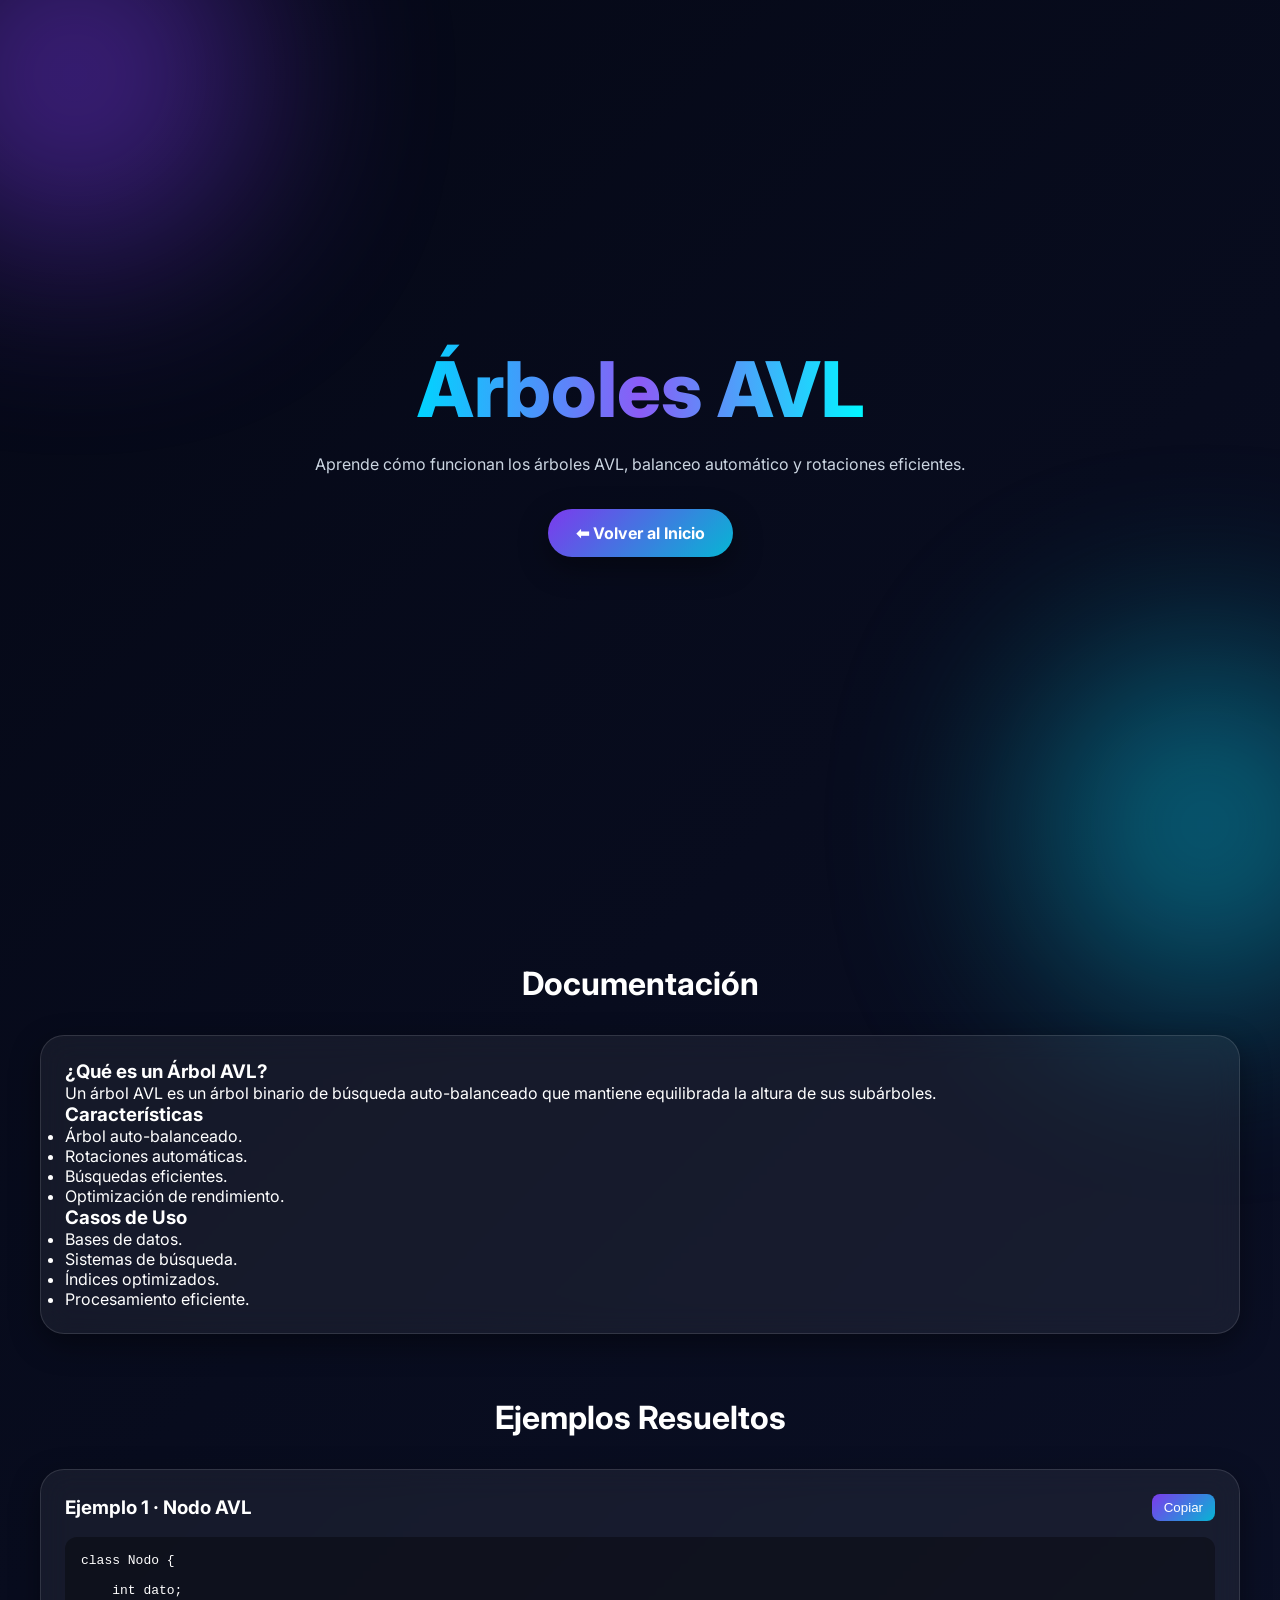
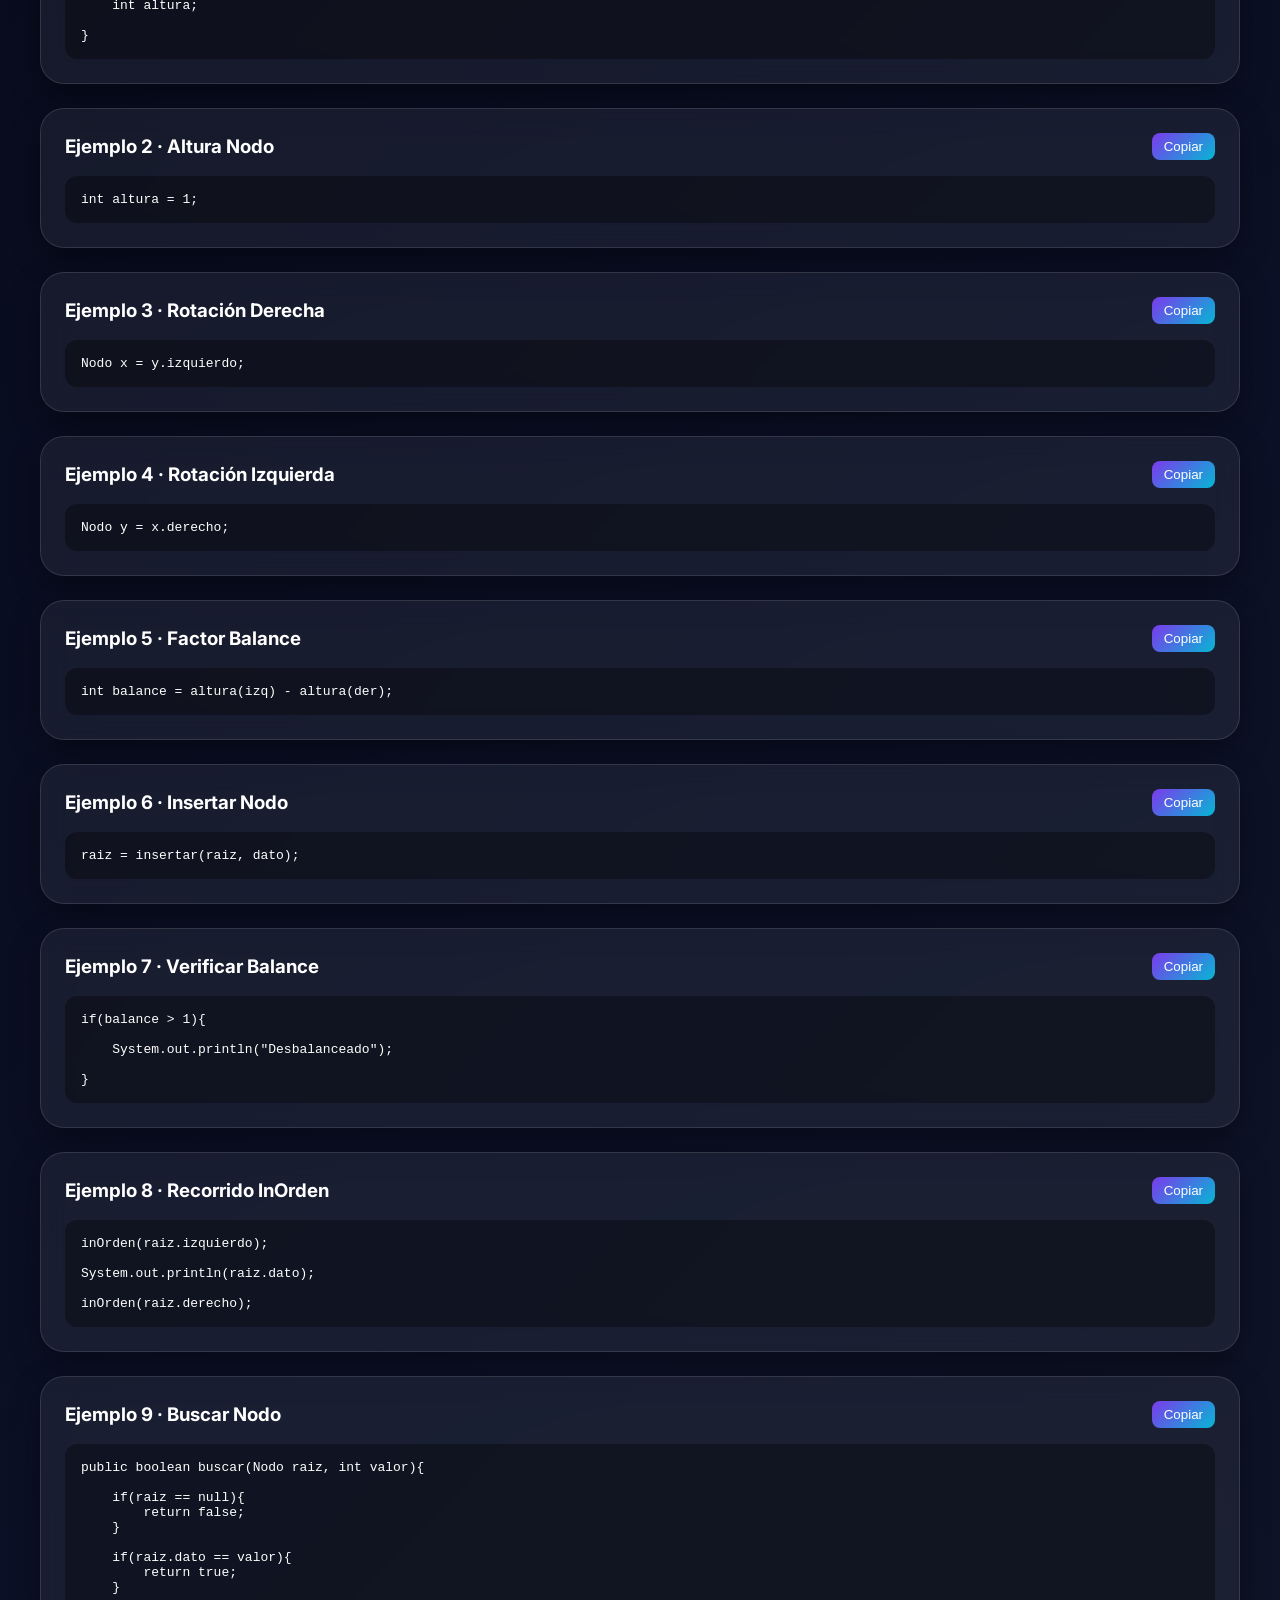
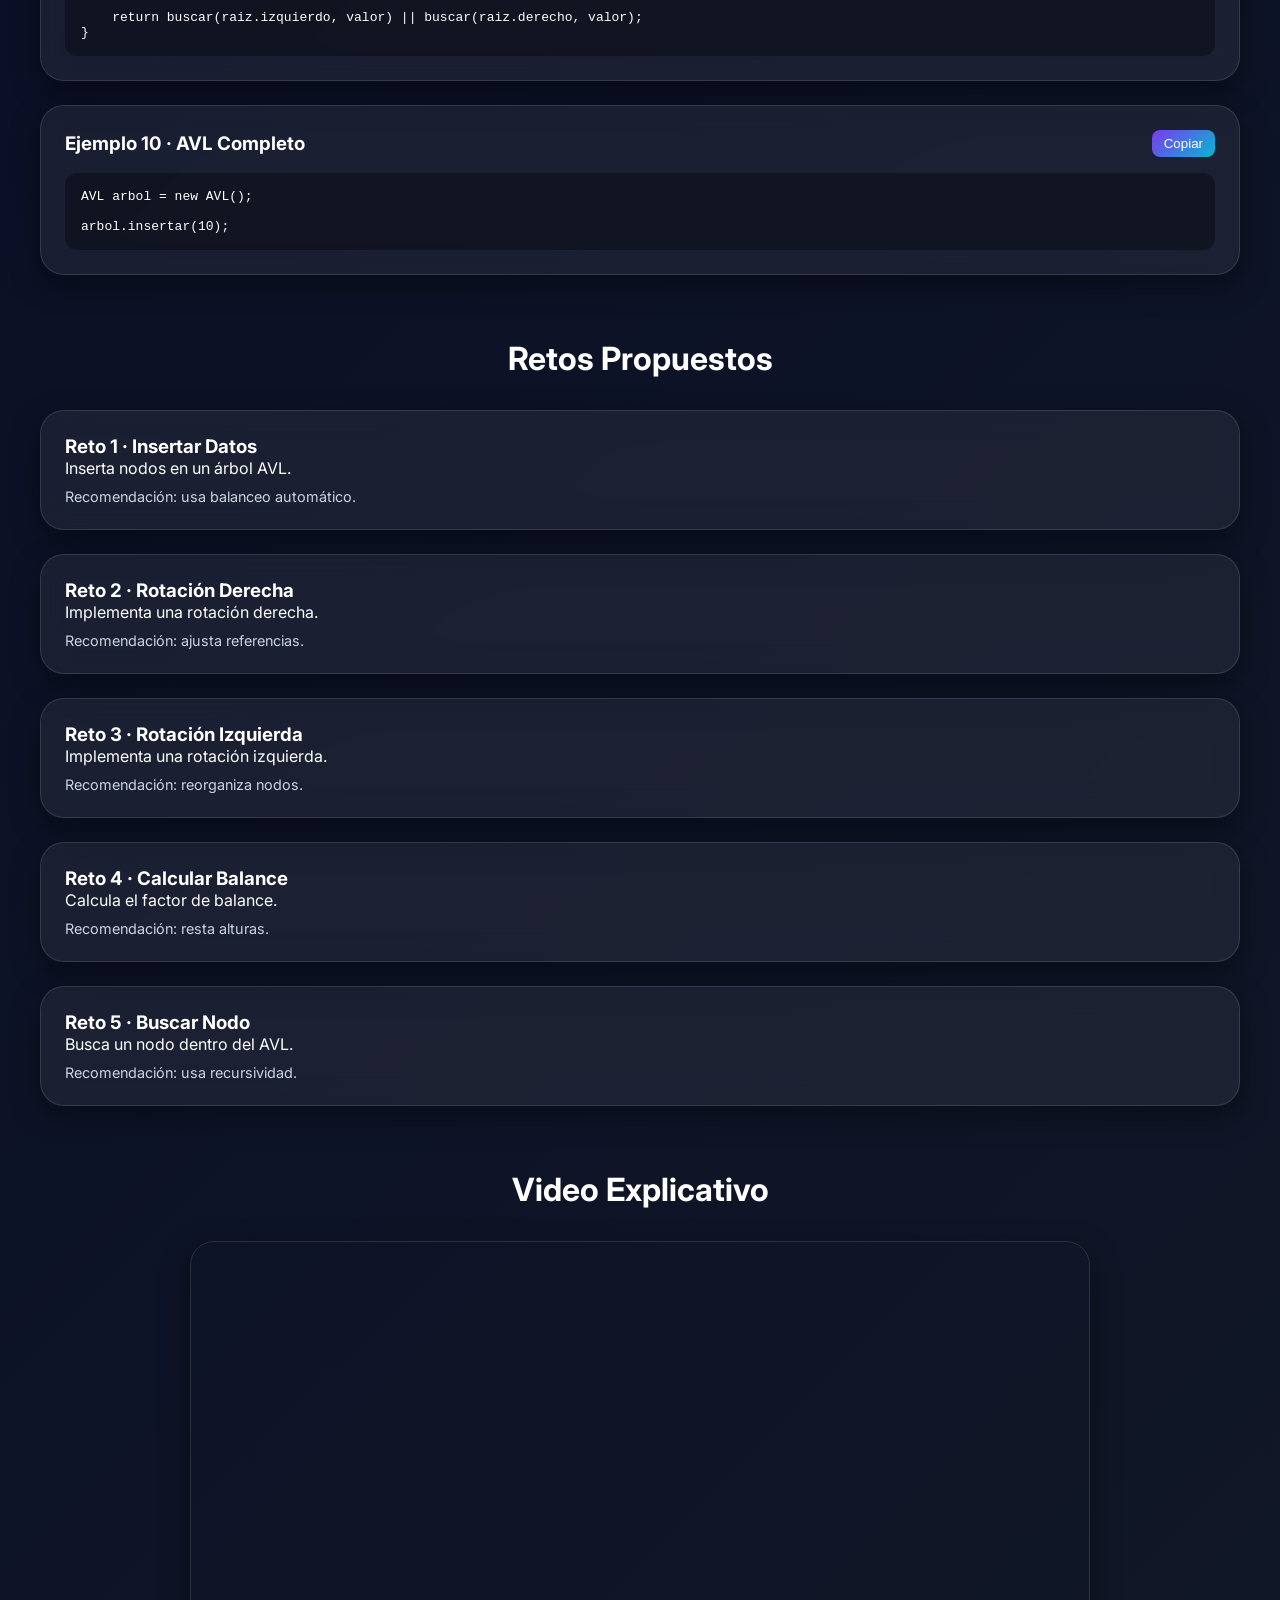
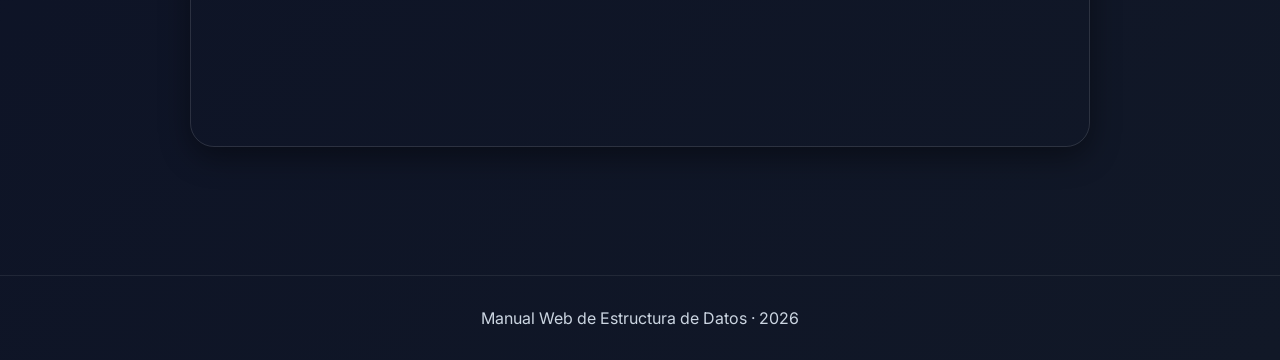
<file: parte-2-manual-estructura-datos/temas/10-avl.html>
<!DOCTYPE html>
<html lang="es">

<head>
<meta charset="UTF-8">
<meta name="viewport" content="width=device-width, initial-scale=1.0">
<meta name="description" content="Manual web sobre árboles AVL: balanceo automático y rotaciones eficientes.">

<title>AVL · Manual Web</title>

<link rel="preconnect" href="https://fonts.googleapis.com">
<link rel="preconnect" href="https://fonts.gstatic.com" crossorigin>

<link href="https://fonts.googleapis.com/css2?family=Inter:wght@400;600;700;800&display=swap" rel="stylesheet">

<link rel="stylesheet" href="../css/styles.css">
</head>

<body>

<div class="background-blur blur-1"></div>
<div class="background-blur blur-2"></div>


<header class="hero small-hero">

    <h1>Árboles AVL</h1>

    <p>
    Aprende cómo funcionan los árboles AVL, balanceo automático y rotaciones eficientes.
    </p>

    <a href="../index.html" class="btn-primary">
    ⬅ Volver al Inicio
    </a>

</header>


<main class="container">


<section class="section">

<h2>Documentación</h2>

<div class="glass-box">

<h3>¿Qué es un Árbol AVL?</h3>

<p>
Un árbol AVL es un árbol binario de búsqueda auto-balanceado que mantiene equilibrada la altura de sus subárboles.
</p>

<h3>Características</h3>

<ul>
<li>Árbol auto-balanceado.</li>
<li>Rotaciones automáticas.</li>
<li>Búsquedas eficientes.</li>
<li>Optimización de rendimiento.</li>
</ul>

<h3>Casos de Uso</h3>

<ul>
<li>Bases de datos.</li>
<li>Sistemas de búsqueda.</li>
<li>Índices optimizados.</li>
<li>Procesamiento eficiente.</li>
</ul>

</div>

</section>


<section class="section">

<h2>Ejemplos Resueltos</h2>

<div class="example-card">

<div class="example-header">
<h3>Ejemplo 1 · Nodo AVL</h3>
<button onclick="copyCode(this)">Copiar</button>
</div>

<pre><code>class Nodo {

    int dato;
    int altura;

}</code></pre>

</div>


<div class="example-card">

<div class="example-header">
<h3>Ejemplo 2 · Altura Nodo</h3>
<button onclick="copyCode(this)">Copiar</button>
</div>

<pre><code>int altura = 1;</code></pre>

</div>


<div class="example-card">

<div class="example-header">
<h3>Ejemplo 3 · Rotación Derecha</h3>
<button onclick="copyCode(this)">Copiar</button>
</div>

<pre><code>Nodo x = y.izquierdo;</code></pre>

</div>


<div class="example-card">

<div class="example-header">
<h3>Ejemplo 4 · Rotación Izquierda</h3>
<button onclick="copyCode(this)">Copiar</button>
</div>

<pre><code>Nodo y = x.derecho;</code></pre>

</div>


<div class="example-card">

<div class="example-header">
<h3>Ejemplo 5 · Factor Balance</h3>
<button onclick="copyCode(this)">Copiar</button>
</div>

<pre><code>int balance = altura(izq) - altura(der);</code></pre>

</div>


<div class="example-card">

<div class="example-header">
<h3>Ejemplo 6 · Insertar Nodo</h3>
<button onclick="copyCode(this)">Copiar</button>
</div>

<pre><code>raiz = insertar(raiz, dato);</code></pre>

</div>


<div class="example-card">

<div class="example-header">
<h3>Ejemplo 7 · Verificar Balance</h3>
<button onclick="copyCode(this)">Copiar</button>
</div>

<pre><code>if(balance > 1){

    System.out.println("Desbalanceado");

}</code></pre>

</div>


<div class="example-card">

<div class="example-header">
<h3>Ejemplo 8 · Recorrido InOrden</h3>
<button onclick="copyCode(this)">Copiar</button>
</div>

<pre><code>inOrden(raiz.izquierdo);

System.out.println(raiz.dato);

inOrden(raiz.derecho);</code></pre>

</div>


<div class="example-card">

<div class="example-header">
<h3>Ejemplo 9 · Buscar Nodo</h3>
<button onclick="copyCode(this)">Copiar</button>
</div>

<pre><code>public boolean buscar(Nodo raiz, int valor){

    if(raiz == null){
        return false;
    }

    if(raiz.dato == valor){
        return true;
    }

    return buscar(raiz.izquierdo, valor) || buscar(raiz.derecho, valor);
}</code></pre>

</div>


<div class="example-card">

<div class="example-header">
<h3>Ejemplo 10 · AVL Completo</h3>
<button onclick="copyCode(this)">Copiar</button>
</div>

<pre><code>AVL arbol = new AVL();

arbol.insertar(10);</code></pre>

</div>

</section>


<section class="section">

<h2>Retos Propuestos</h2>

<div class="challenge-card">

<h3>Reto 1 · Insertar Datos</h3>
<p>Inserta nodos en un árbol AVL.</p>
<div class="tip">Recomendación: usa balanceo automático.</div>

</div>

<div class="challenge-card">

<h3>Reto 2 · Rotación Derecha</h3>
<p>Implementa una rotación derecha.</p>
<div class="tip">Recomendación: ajusta referencias.</div>

</div>

<div class="challenge-card">

<h3>Reto 3 · Rotación Izquierda</h3>
<p>Implementa una rotación izquierda.</p>
<div class="tip">Recomendación: reorganiza nodos.</div>

</div>

<div class="challenge-card">

<h3>Reto 4 · Calcular Balance</h3>
<p>Calcula el factor de balance.</p>
<div class="tip">Recomendación: resta alturas.</div>

</div>

<div class="challenge-card">

<h3>Reto 5 · Buscar Nodo</h3>
<p>Busca un nodo dentro del AVL.</p>
<div class="tip">Recomendación: usa recursividad.</div>

</div>

</section>


<section class="section">

<h2>Video Explicativo</h2>

<div class="video-container">

<iframe
src="https://www.youtube.com/embed/OiFCXu7xaSU"
title="AVL"
loading="lazy"
allowfullscreen>
</iframe>

</div>

</section>

</main>

<footer class="footer">

<p>
Manual Web de Estructura de Datos · 2026
</p>

</footer>

<script src="../js/main.js"></script>

</body>
</html>
</file>
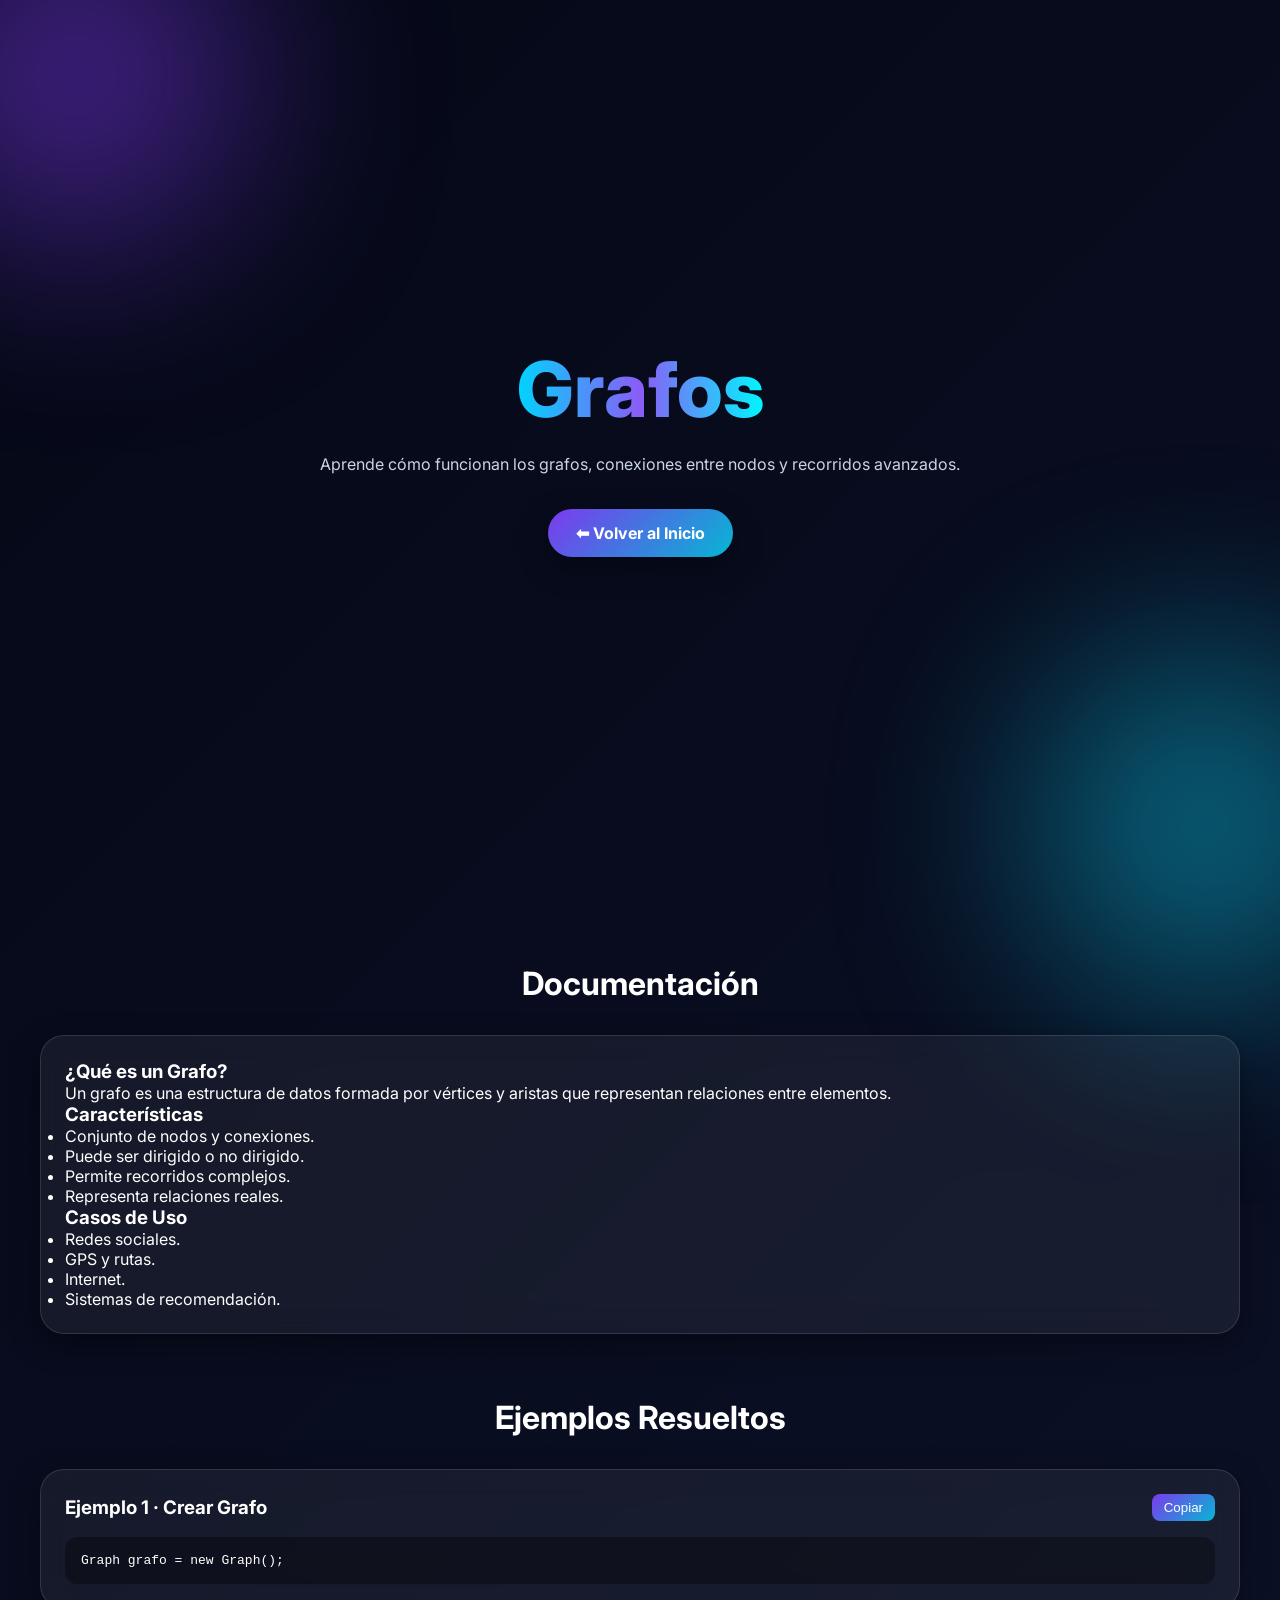
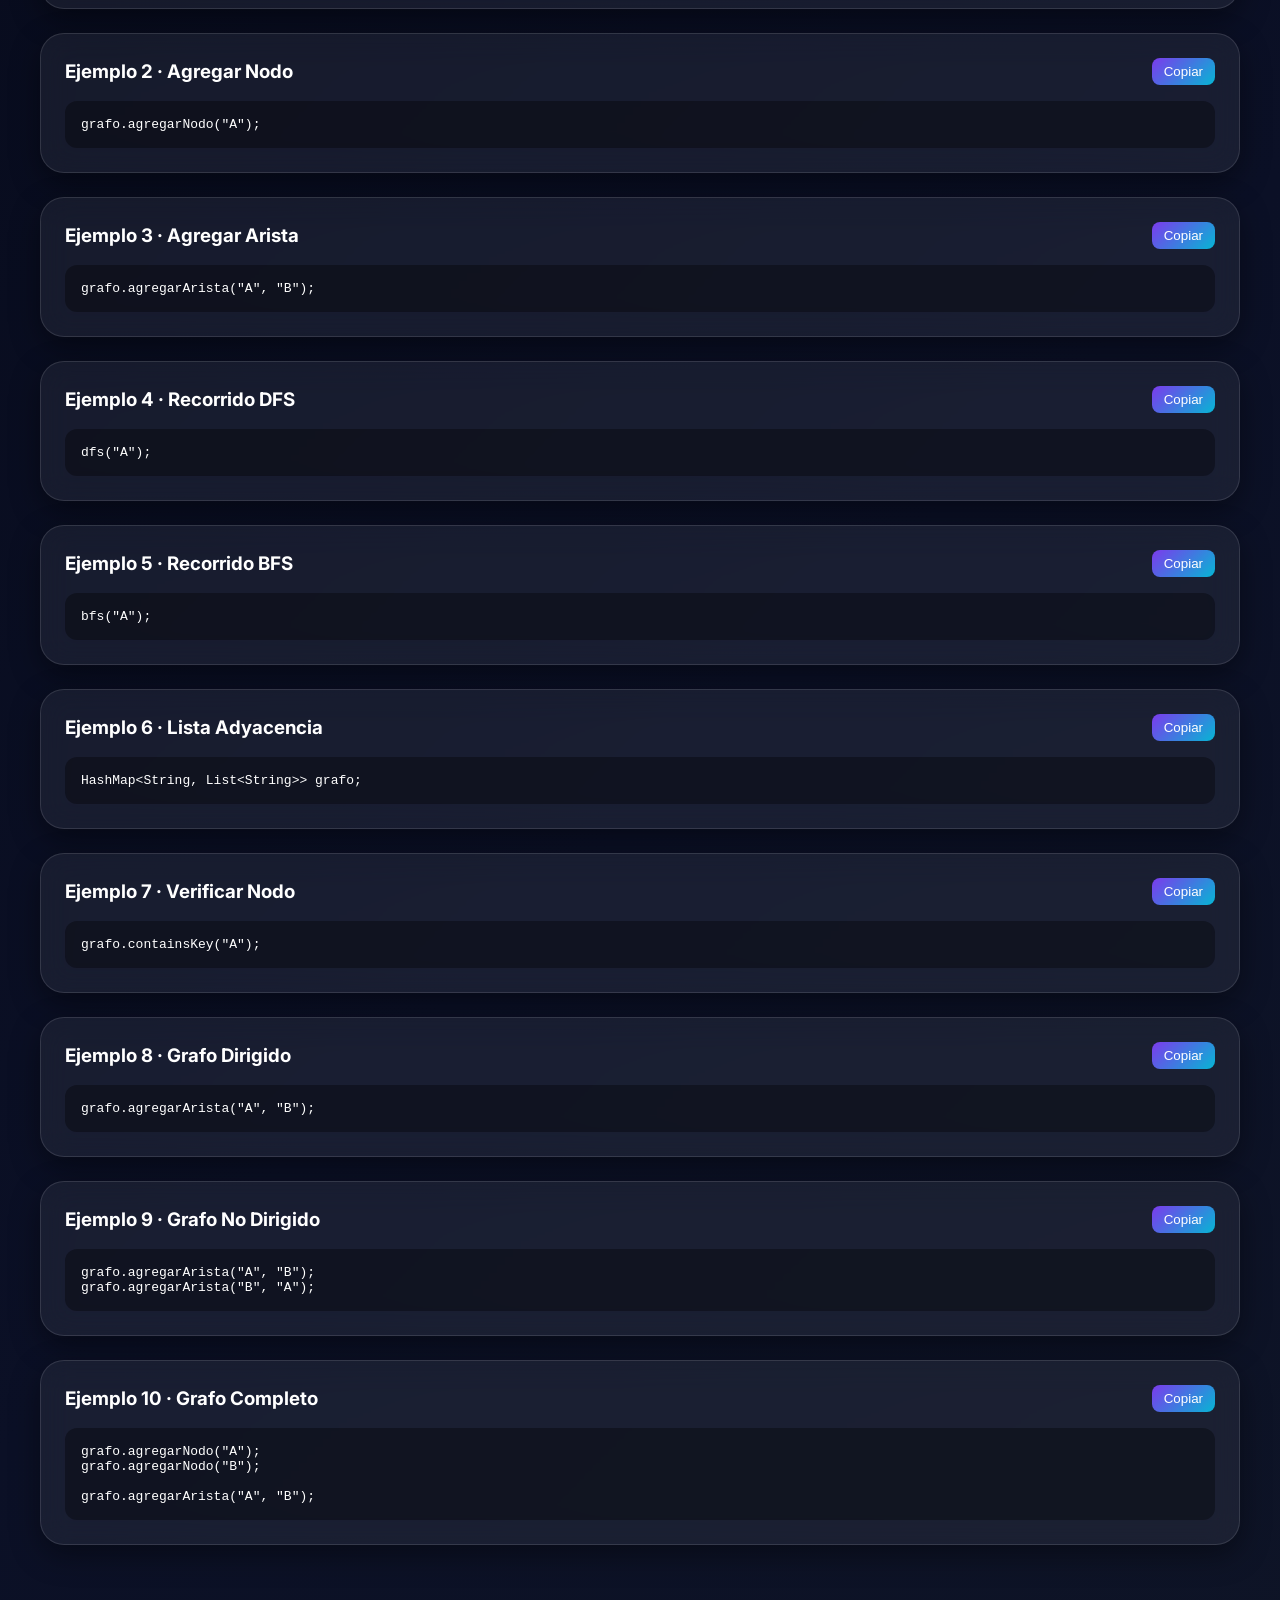
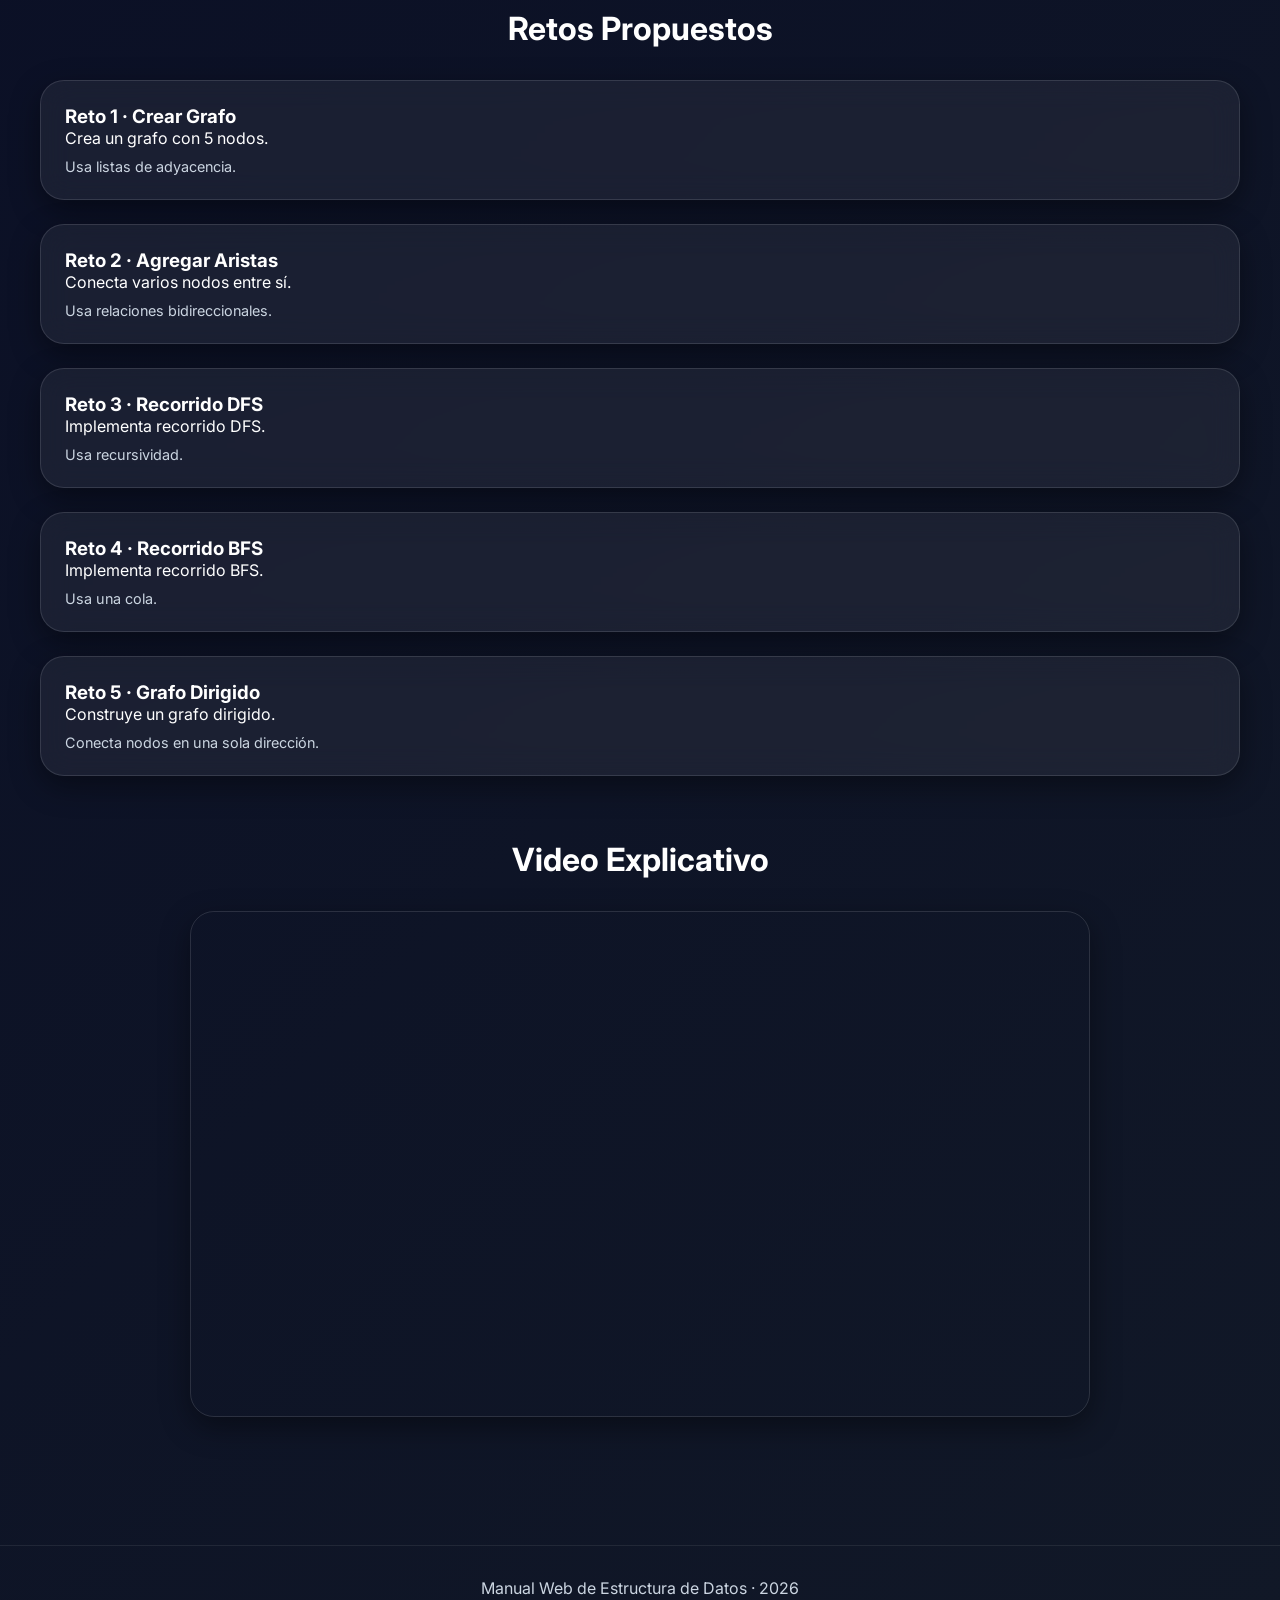
<file: parte-2-manual-estructura-datos/temas/11-grafos.html>
<!DOCTYPE html>
<html lang="es">

<head>
<meta charset="UTF-8">
<meta name="viewport" content="width=device-width, initial-scale=1.0">
<meta name="description" content="Manual web sobre Grafos: conexiones entre nodos y recorridos avanzados.">

<title>Grafos · Manual Web</title>

<link rel="preconnect" href="https://fonts.googleapis.com">
<link rel="preconnect" href="https://fonts.gstatic.com" crossorigin>

<link href="https://fonts.googleapis.com/css2?family=Inter:wght@400;600;700;800&display=swap" rel="stylesheet">

<link rel="stylesheet" href="../css/styles.css">
</head>

<body>

<div class="background-blur blur-1"></div>
<div class="background-blur blur-2"></div>

<header class="hero small-hero">

    <h1>Grafos</h1>

    <p>
    Aprende cómo funcionan los grafos,
    conexiones entre nodos y recorridos avanzados.
    </p>

    <a href="../index.html" class="btn-primary">
    ⬅ Volver al Inicio
    </a>

</header>

<main class="container">

<section class="section">

<h2>Documentación</h2>

<div class="glass-box">

    <h3>¿Qué es un Grafo?</h3>

    <p>
    Un grafo es una estructura de datos formada por vértices y aristas que representan relaciones entre elementos.
    </p>

    <h3>Características</h3>

    <ul>
    <li>Conjunto de nodos y conexiones.</li>
    <li>Puede ser dirigido o no dirigido.</li>
    <li>Permite recorridos complejos.</li>
    <li>Representa relaciones reales.</li>
    </ul>

    <h3>Casos de Uso</h3>

    <ul>
    <li>Redes sociales.</li>
    <li>GPS y rutas.</li>
    <li>Internet.</li>
    <li>Sistemas de recomendación.</li>
    </ul>

</div>

</section>

<section class="section">

<h2>Ejemplos Resueltos</h2>

<div class="example-card">

    <div class="example-header">
    <h3>Ejemplo 1 · Crear Grafo</h3>
    <button onclick="copyCode(this)">Copiar</button>
    </div>

<pre><code>Graph grafo = new Graph();</code></pre>

</div>

<div class="example-card">

    <div class="example-header">
    <h3>Ejemplo 2 · Agregar Nodo</h3>
    <button onclick="copyCode(this)">Copiar</button>
    </div>

<pre><code>grafo.agregarNodo("A");</code></pre>

</div>

<div class="example-card">

    <div class="example-header">
    <h3>Ejemplo 3 · Agregar Arista</h3>
    <button onclick="copyCode(this)">Copiar</button>
    </div>

<pre><code>grafo.agregarArista("A", "B");</code></pre>

</div>

<div class="example-card">

    <div class="example-header">
    <h3>Ejemplo 4 · Recorrido DFS</h3>
    <button onclick="copyCode(this)">Copiar</button>
    </div>

<pre><code>dfs("A");</code></pre>

</div>

<div class="example-card">

    <div class="example-header">
    <h3>Ejemplo 5 · Recorrido BFS</h3>
    <button onclick="copyCode(this)">Copiar</button>
    </div>

<pre><code>bfs("A");</code></pre>

</div>

<div class="example-card">

    <div class="example-header">
    <h3>Ejemplo 6 · Lista Adyacencia</h3>
    <button onclick="copyCode(this)">Copiar</button>
    </div>

<pre><code>HashMap&lt;String, List&lt;String&gt;&gt; grafo;</code></pre>

</div>

<div class="example-card">

    <div class="example-header">
    <h3>Ejemplo 7 · Verificar Nodo</h3>
    <button onclick="copyCode(this)">Copiar</button>
    </div>

<pre><code>grafo.containsKey("A");</code></pre>

</div>

<div class="example-card">

    <div class="example-header">
    <h3>Ejemplo 8 · Grafo Dirigido</h3>
    <button onclick="copyCode(this)">Copiar</button>
    </div>

<pre><code>grafo.agregarArista("A", "B");</code></pre>

</div>

<div class="example-card">

    <div class="example-header">
    <h3>Ejemplo 9 · Grafo No Dirigido</h3>
    <button onclick="copyCode(this)">Copiar</button>
    </div>

<pre><code>grafo.agregarArista("A", "B");
grafo.agregarArista("B", "A");</code></pre>

</div>

<div class="example-card">

    <div class="example-header">
    <h3>Ejemplo 10 · Grafo Completo</h3>
    <button onclick="copyCode(this)">Copiar</button>
    </div>

<pre><code>grafo.agregarNodo("A");
grafo.agregarNodo("B");

grafo.agregarArista("A", "B");</code></pre>

</div>

</section>

<section class="section">

<h2>Retos Propuestos</h2>

<div class="challenge-card">
<h3>Reto 1 · Crear Grafo</h3>
<p>Crea un grafo con 5 nodos.</p>
<div class="tip">Usa listas de adyacencia.</div>
</div>

<div class="challenge-card">
<h3>Reto 2 · Agregar Aristas</h3>
<p>Conecta varios nodos entre sí.</p>
<div class="tip">Usa relaciones bidireccionales.</div>
</div>

<div class="challenge-card">
<h3>Reto 3 · Recorrido DFS</h3>
<p>Implementa recorrido DFS.</p>
<div class="tip">Usa recursividad.</div>
</div>

<div class="challenge-card">
<h3>Reto 4 · Recorrido BFS</h3>
<p>Implementa recorrido BFS.</p>
<div class="tip">Usa una cola.</div>
</div>

<div class="challenge-card">
<h3>Reto 5 · Grafo Dirigido</h3>
<p>Construye un grafo dirigido.</p>
<div class="tip">Conecta nodos en una sola dirección.</div>
</div>

</section>

<section class="section">

<h2>Video Explicativo</h2>

<div class="video-container">

<iframe
src="https://www.youtube.com/embed/wo3PHwcWG8w"
title="Grafos"
loading="lazy"
frameborder="0"
allowfullscreen>
</iframe>

</div>

</section>

</main>

<footer class="footer">

<p>
Manual Web de Estructura de Datos · 2026
</p>

</footer>

<script src="../js/main.js"></script>

</body>
</html>
</file>
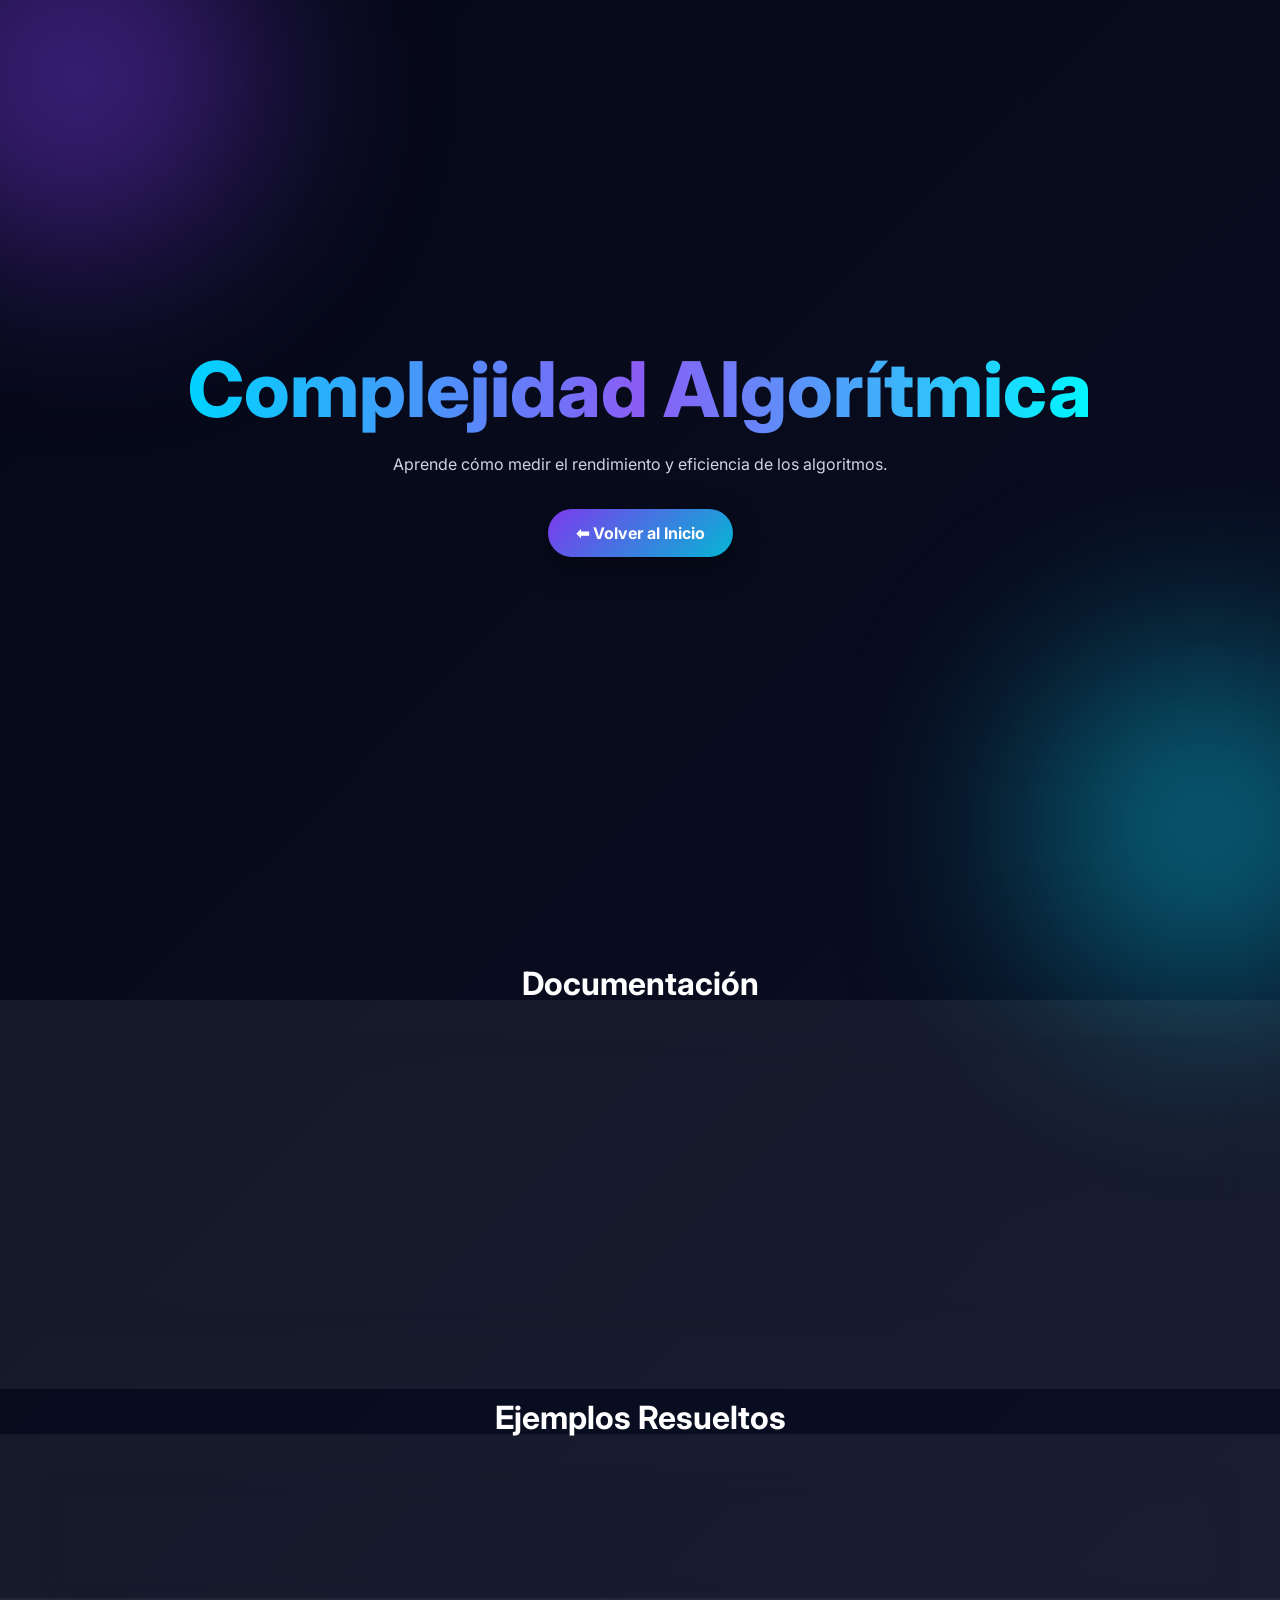
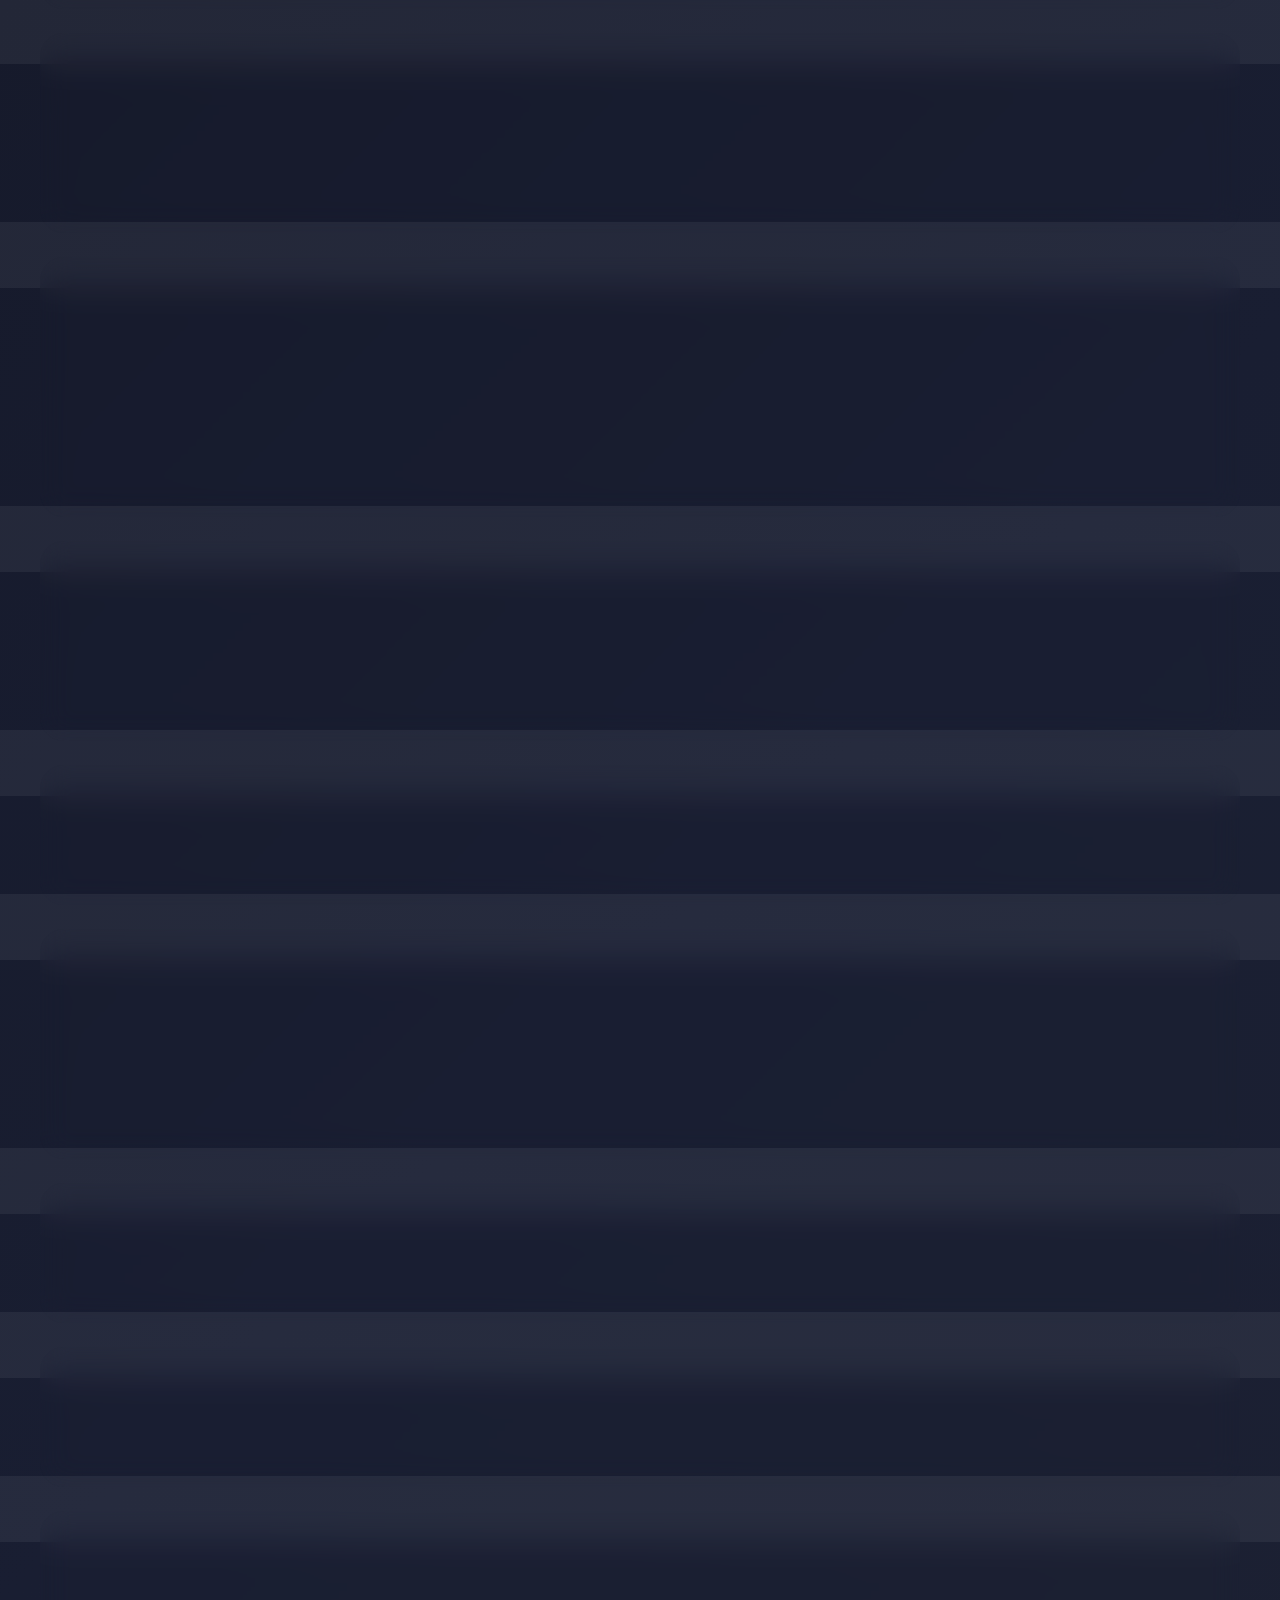
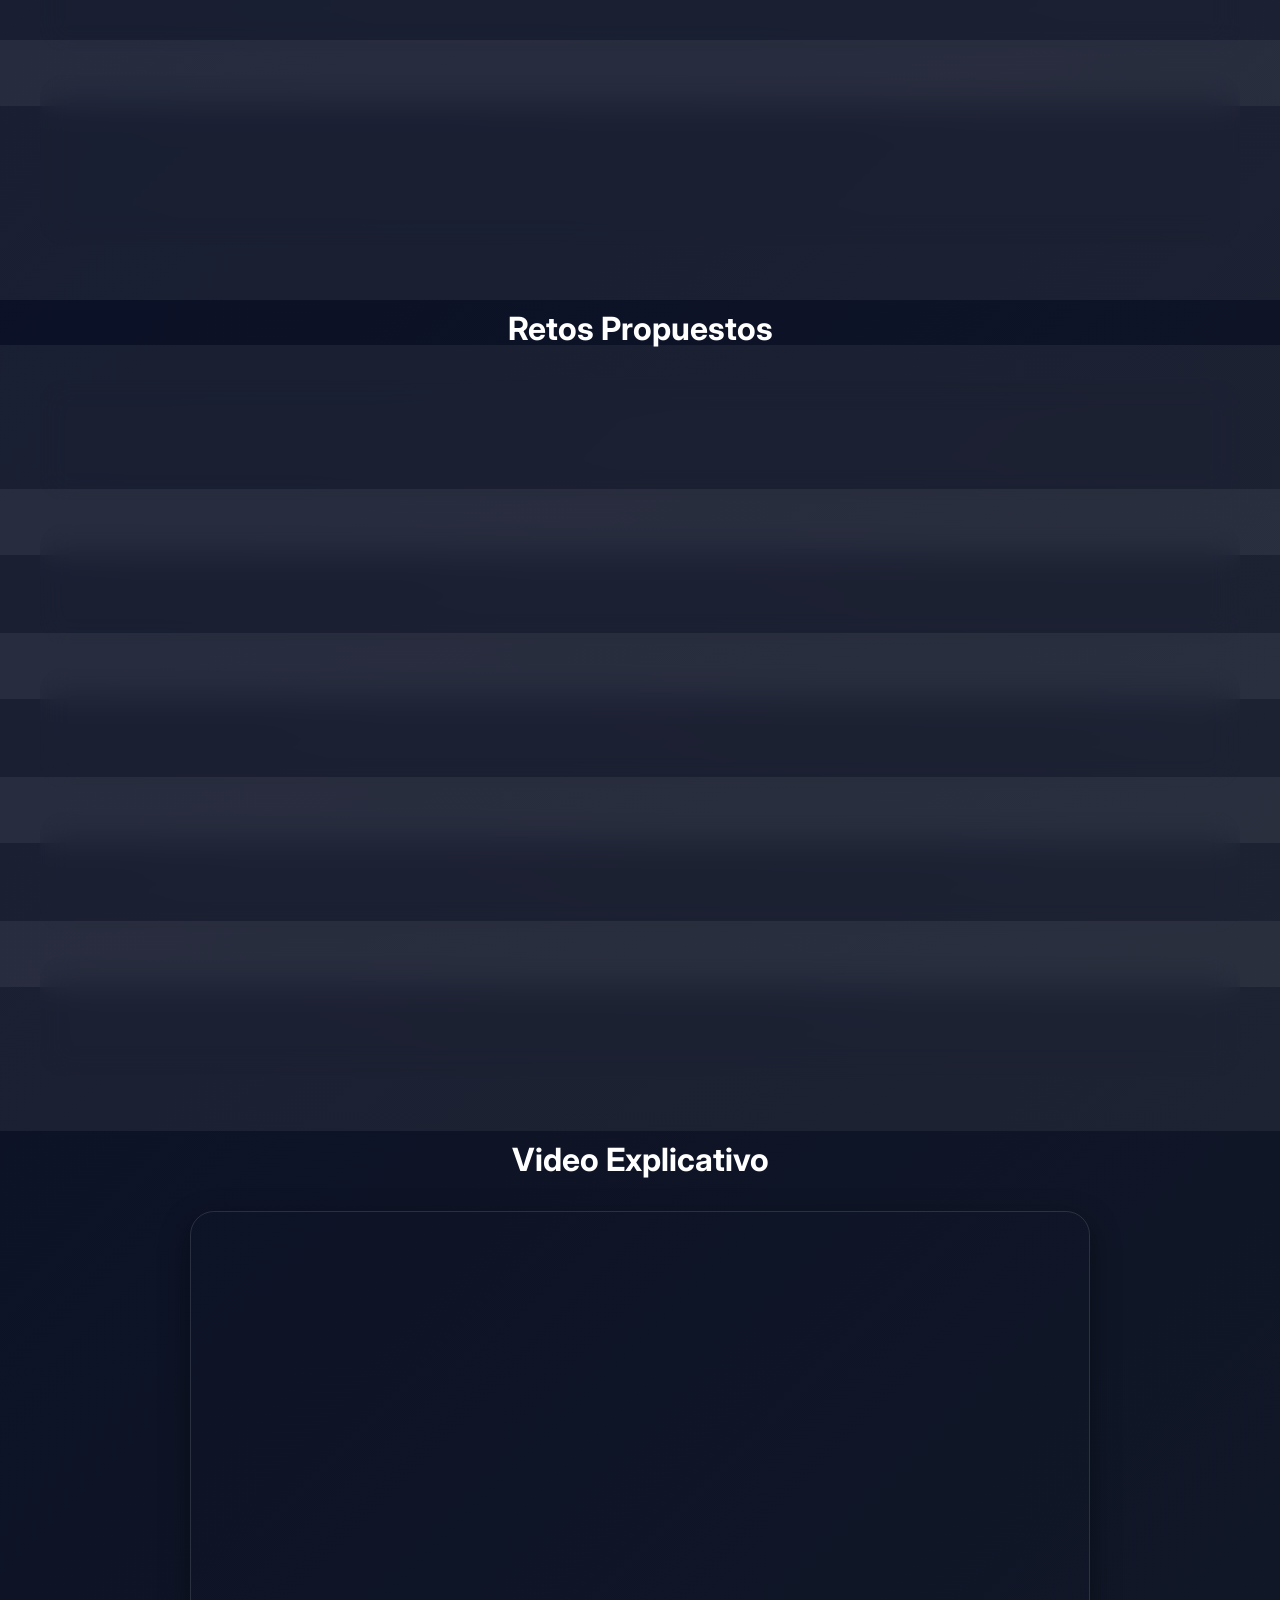
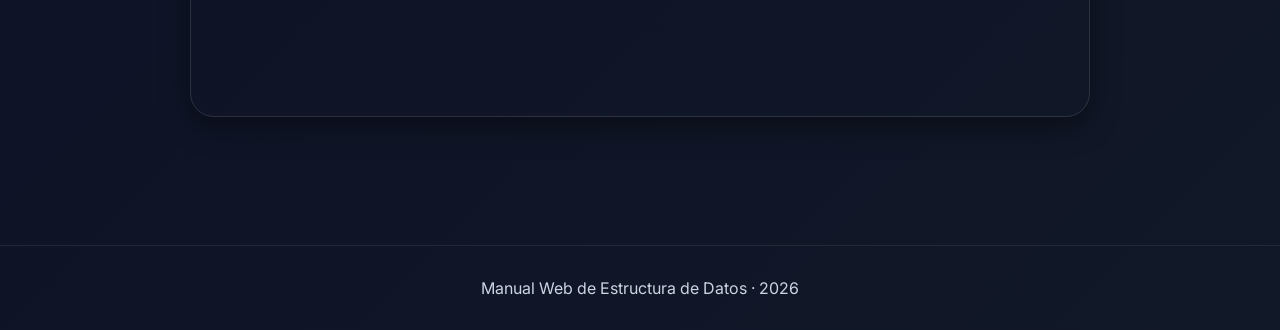
<file: parte-2-manual-estructura-datos/temas/12-complejidad.html>
<!DOCTYPE html>
<html lang="es">

<head>
<meta charset="UTF-8">
<meta name="viewport" content="width=device-width, initial-scale=1.0">
<meta name="description" content="Manual web sobre Complejidad Algorítmica: mide el rendimiento y eficiencia de los algoritmos.">

<title>Complejidad · Manual Web</title>

<link rel="preconnect" href="https://fonts.googleapis.com">
<link rel="preconnect" href="https://fonts.gstatic.com" crossorigin>

<link href="https://fonts.googleapis.com/css2?family=Inter:wght@400;600;700;800&display=swap" rel="stylesheet">

<link rel="stylesheet" href="../css/styles.css">
</head>

<body>

<div class="background-blur blur-1"></div>
<div class="background-blur blur-2"></div>

<header class="hero small-hero">

    <h1>Complejidad Algorítmica</h1>

    <p>
    Aprende cómo medir el rendimiento
    y eficiencia de los algoritmos.
    </p>

    <a href="../index.html" class="btn-primary">
    ⬅ Volver al Inicio
    </a>

</header>

<main class="container">

    <section class="section">

    <h2>Documentación</h2>

    <div class="glass-box">

        <h3>¿Qué es la Complejidad Algorítmica?</h3>

        <p>
        La complejidad algorítmica mide
        el tiempo y memoria que necesita
        un algoritmo para ejecutarse.
        </p>

        <h3>Características</h3>

        <ul>
        <li>Evalúa eficiencia.</li>
        <li>Analiza tiempo y espacio.</li>
        <li>Usa notación Big O.</li>
        <li>Permite comparar algoritmos.</li>
        </ul>

        <h3>Casos de Uso</h3>

        <ul>
        <li>Optimización de software.</li>
        <li>Evaluación de rendimiento.</li>
        <li>Diseño de algoritmos.</li>
        <li>Procesamiento de datos.</li>
        </ul>

    </div>

    </section>

    <section class="section">

    <h2>Ejemplos Resueltos</h2>

    <div class="example-card">

        <div class="example-header">
        <h3>Ejemplo 1 · O(1)</h3>
        <button onclick="copyCode(this)">Copiar</button>
        </div>

<pre><code>int x = arreglo[0];</code></pre>

    </div>

    <div class="example-card">

        <div class="example-header">
        <h3>Ejemplo 2 · O(n)</h3>
        <button onclick="copyCode(this)">Copiar</button>
        </div>

<pre><code>for(int i = 0; i &lt; n; i++){

    System.out.println(i);

}</code></pre>

    </div>

    <div class="example-card">

        <div class="example-header">
        <h3>Ejemplo 3 · O(n²)</h3>
        <button onclick="copyCode(this)">Copiar</button>
        </div>

<pre><code>for(int i = 0; i &lt; n; i++){

    for(int j = 0; j &lt; n; j++){

        System.out.println(i + j);

    }

}</code></pre>

    </div>

    <div class="example-card">

        <div class="example-header">
        <h3>Ejemplo 4 · O(log n)</h3>
        <button onclick="copyCode(this)">Copiar</button>
        </div>

<pre><code>while(n &gt; 1){

    n = n / 2;

}</code></pre>

    </div>

    <div class="example-card">

        <div class="example-header">
        <h3>Ejemplo 5 · Búsqueda Binaria</h3>
        <button onclick="copyCode(this)">Copiar</button>
        </div>

<pre><code>int mitad = (inicio + fin) / 2;</code></pre>

    </div>

    <div class="example-card">

        <div class="example-header">
        <h3>Ejemplo 6 · Bubble Sort</h3>
        <button onclick="copyCode(this)">Copiar</button>
        </div>

<pre><code>for(int i = 0; i &lt; n; i++){

    for(int j = 0; j &lt; n - 1; j++){

    }

}</code></pre>

    </div>

    <div class="example-card">

        <div class="example-header">
        <h3>Ejemplo 7 · Merge Sort</h3>
        <button onclick="copyCode(this)">Copiar</button>
        </div>

<pre><code>Complejidad: O(n log n)</code></pre>

    </div>

    <div class="example-card">

        <div class="example-header">
        <h3>Ejemplo 8 · Espacio O(n)</h3>
        <button onclick="copyCode(this)">Copiar</button>
        </div>

<pre><code>int[] arreglo = new int[n];</code></pre>

    </div>

    <div class="example-card">

        <div class="example-header">
        <h3>Ejemplo 9 · Recursividad</h3>
        <button onclick="copyCode(this)">Copiar</button>
        </div>

<pre><code>factorial(n - 1);</code></pre>

    </div>

    <div class="example-card">

        <div class="example-header">
        <h3>Ejemplo 10 · Complejidad Total</h3>
        <button onclick="copyCode(this)">Copiar</button>
        </div>

<pre><code>Tiempo: O(n²)

Espacio: O(n)</code></pre>

    </div>

    </section>

    <section class="section">

    <h2>Retos Propuestos</h2>

    <div class="challenge-card">

        <h3>Reto 1 · Identificar O(1)</h3>
        <p>Encuentra un algoritmo constante.</p>
        <div class="tip">Recomendación: Busca acceso directo.</div>

    </div>

    <div class="challenge-card">

        <h3>Reto 2 · Analizar O(n)</h3>
        <p>Analiza un recorrido lineal.</p>
        <div class="tip">Recomendación: Usa un solo ciclo.</div>

    </div>

    <div class="challenge-card">

        <h3>Reto 3 · Analizar O(n²)</h3>
        <p>Evalúa ciclos anidados.</p>
        <div class="tip">Recomendación: Usa doble for.</div>

    </div>

    <div class="challenge-card">

        <h3>Reto 4 · Búsqueda Binaria</h3>
        <p>Implementa una búsqueda binaria.</p>
        <div class="tip">Recomendación: Divide el arreglo.</div>

    </div>

    <div class="challenge-card">

        <h3>Reto 5 · Comparar Algoritmos</h3>
        <p>Compara dos complejidades diferentes.</p>
        <div class="tip">Recomendación: Analiza tiempo y memoria.</div>

    </div>

    </section>

    <section class="section">

    <h2>Video Explicativo</h2>

    <div class="video-container">

        <iframe
        src="https://www.youtube.com/embed/SCgWisKdJLA"
        title="Complejidad"
        loading="lazy"
        frameborder="0"
        allowfullscreen>
        </iframe>

    </div>

    </section>

</main>

<footer class="footer">

    <p>
    Manual Web de Estructura de Datos · 2026
    </p>

</footer>

<script src="../js/main.js"></script>

</body>
</html>
</file>
<file: parte-2-manual-estructura-datos/css/styles.css>
@import url('https://fonts.googleapis.com/css2?family=Inter:wght@400;500;600;700;800&display=swap');

:root {
    --bg-start: #050816;
    --bg-mid: #0b1026;
    --bg-end: #111827;

    --primary: #7c3aed;
    --secondary: #06b6d4;

    --gradient-text: linear-gradient(90deg, #00d4ff, #8b5cf6, #00f7ff);
    --gradient-btn: linear-gradient(135deg, var(--primary), var(--secondary));
    --gradient-scroll: linear-gradient(180deg, #00d4ff, #8b5cf6);

    --text: #ffffff;
    --text-secondary: #cbd5e1;

    --font-main: 'Inter', sans-serif;

    --card-bg: rgba(255, 255, 255, 0.06);
    --card-border: rgba(255, 255, 255, 0.12);
    --card-border-hover: rgba(255, 255, 255, 0.22);

    --shadow: 0 10px 30px rgba(0, 0, 0, 0.4);
    --shadow-hover: 0 0 20px rgba(0, 212, 255, 0.3),
                    0 0 50px rgba(139, 92, 246, 0.2);

    --radius: 24px;
    --blur: 15px;
    --container-max: 1200px;

    --transition: 0.3s ease;
}

/* RESET */
* {
    margin: 0;
    padding: 0;
    box-sizing: border-box;
}

html {
    scroll-behavior: smooth;
}

body {
    font-family: var(--font-main);
    background: linear-gradient(135deg, var(--bg-start), var(--bg-mid), var(--bg-end));
    color: var(--text);
    min-height: 100vh;
    overflow-x: hidden;
}

/* BACKGROUND EFFECT */
.background-blur {
    position: fixed;
    width: 350px;
    height: 350px;
    border-radius: 50%;
    filter: blur(100px);
    opacity: 0.5;
    z-index: -1;
}

.blur-1 {
    background: var(--primary);
    top: -100px;
    left: -100px;
}

.blur-2 {
    background: var(--secondary);
    bottom: -100px;
    right: -100px;
}

/* HERO */
.hero {
    min-height: 100vh;
    display: flex;
    flex-direction: column;
    justify-content: center;
    align-items: center;
    text-align: center;
    padding: 2rem;
}

.hero h1 {
    font-size: clamp(2.5rem, 6vw, 5rem);
    font-weight: 800;
    background: var(--gradient-text);
    -webkit-background-clip: text;
    -webkit-text-fill-color: transparent;
}

.hero p {
    margin-top: 1rem;
    color: var(--text-secondary);
    max-width: 700px;
    line-height: 1.6;
}

/* BOTÓN */
.btn-primary {
    margin-top: 2rem;
    padding: 14px 28px;
    border-radius: 999px;
    background: var(--gradient-btn);
    color: white;
    text-decoration: none;
    font-weight: 700;
    box-shadow: var(--shadow);
    transition: var(--transition);
}

.btn-primary:hover {
    transform: translateY(-4px);
    box-shadow: var(--shadow-hover);
}

/* CONTAINER */
.container {
    width: min(var(--container-max), calc(100% - 40px));
    margin: auto;
    padding: 4rem 0;
    min-height: 100vh;
}

.section {
    margin-bottom: 4rem;
}

.section h2 {
    text-align: center;
    margin-bottom: 2rem;
    font-size: 2rem;
}

/* INDEX GRID */
.topics-grid {
    display: grid;
    grid-template-columns: repeat(auto-fit, minmax(260px, 1fr));
    gap: 2rem;
}

/* CARDS INDEX */
.topic-card {
    background: rgba(255,255,255,0.06);
    border: 1px solid rgba(255,255,255,0.12);
    border-radius: var(--radius);
    padding: 2rem;
    text-decoration: none;
    color: white;
    backdrop-filter: blur(var(--blur));
    box-shadow: var(--shadow);
    transition: var(--transition);
}

.topic-card:hover {
    transform: translateY(-8px);
    box-shadow: var(--shadow-hover);
}

.topic-card span {
    font-size: 2.5rem;
    opacity: 0.2;
    font-weight: 800;
}

/* CARDS GENERAL (TODOS LOS TEMAS) */
.glass-box,
.example-card,
.challenge-card {
    background: var(--card-bg);
    border: 1px solid var(--card-border);
    border-radius: var(--radius);
    padding: 1.5rem;
    margin-bottom: 1.5rem;
    backdrop-filter: blur(var(--blur));
    box-shadow: var(--shadow);
    transition: var(--transition);
}

.glass-box:hover,
.example-card:hover,
.challenge-card:hover {
    transform: translateY(-5px);
    border: 1px solid var(--card-border-hover);
    box-shadow: var(--shadow-hover);
}

/* HEADER EJEMPLOS */
.example-header {
    display: flex;
    justify-content: space-between;
    align-items: center;
    margin-bottom: 1rem;
}

/* CODE BLOCK */
.example-card pre {
    background: rgba(0,0,0,0.35);
    padding: 1rem;
    border-radius: 12px;
    overflow-x: auto;
}

/* BOTÓN COPIAR */
.example-card button {
    background: var(--gradient-btn);
    border: none;
    color: white;
    padding: 6px 12px;
    border-radius: 8px;
    cursor: pointer;
}

/* TIP */
.challenge-card .tip {
    margin-top: 10px;
    font-size: 0.9rem;
    color: var(--text-secondary);
}

/* VIDEO FIX (IMPORTANTE) */
.video-container {
    width: 100%;
    max-width: 900px;
    margin: 2rem auto;
    aspect-ratio: 16 / 9;
    border-radius: var(--radius);
    overflow: hidden;
    border: 1px solid rgba(255,255,255,0.12);
    box-shadow: var(--shadow);
}

.video-container iframe {
    width: 100%;
    height: 100%;
    border: none;
}

/* FOOTER */
.footer {
    text-align: center;
    padding: 2rem;
    color: var(--text-secondary);
    border-top: 1px solid rgba(255,255,255,0.08);
}

/* SCROLL */
::-webkit-scrollbar {
    width: 8px;
}

::-webkit-scrollbar-thumb {
    background: var(--gradient-scroll);
    border-radius: 10px;
}

/* RESPONSIVE */
@media (max-width: 768px) {
    .hero h1 {
        font-size: 2.3rem;
    }

    .topics-grid {
        grid-template-columns: 1fr;
    }
}
</file>
